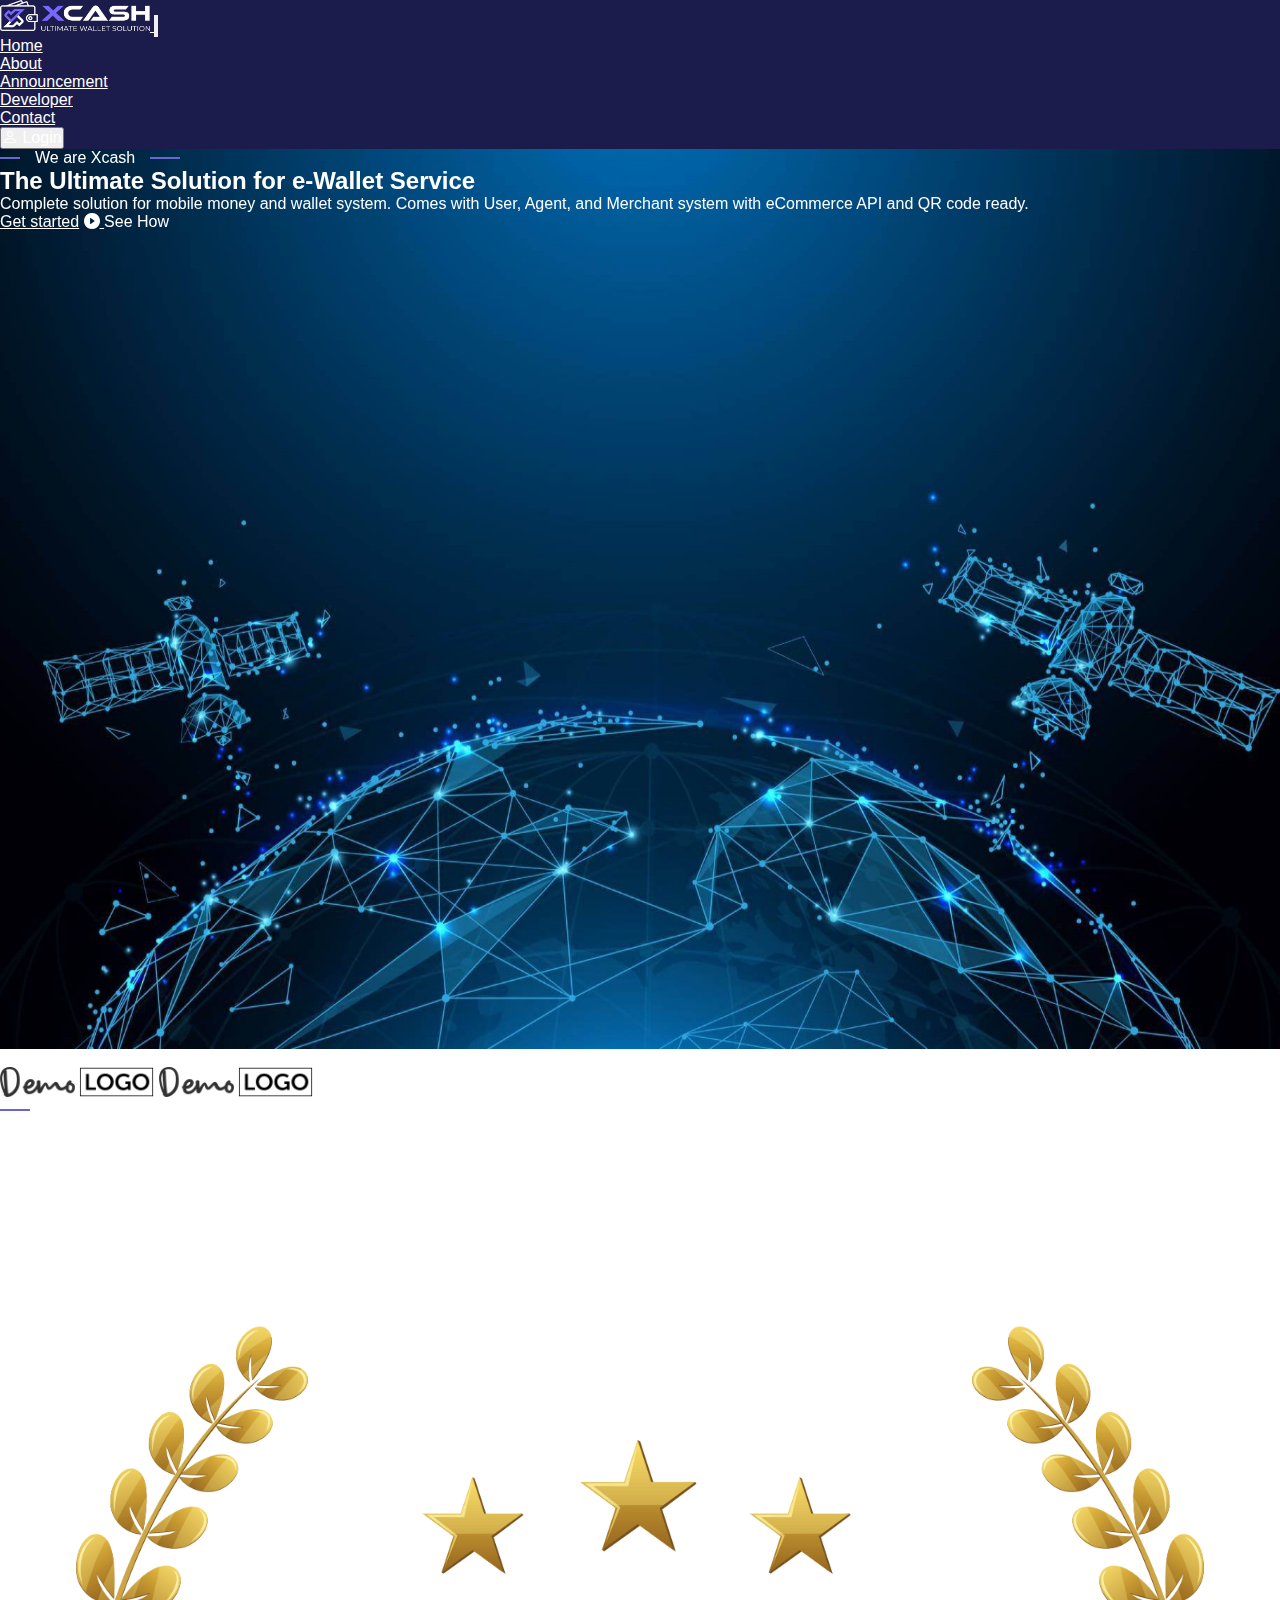
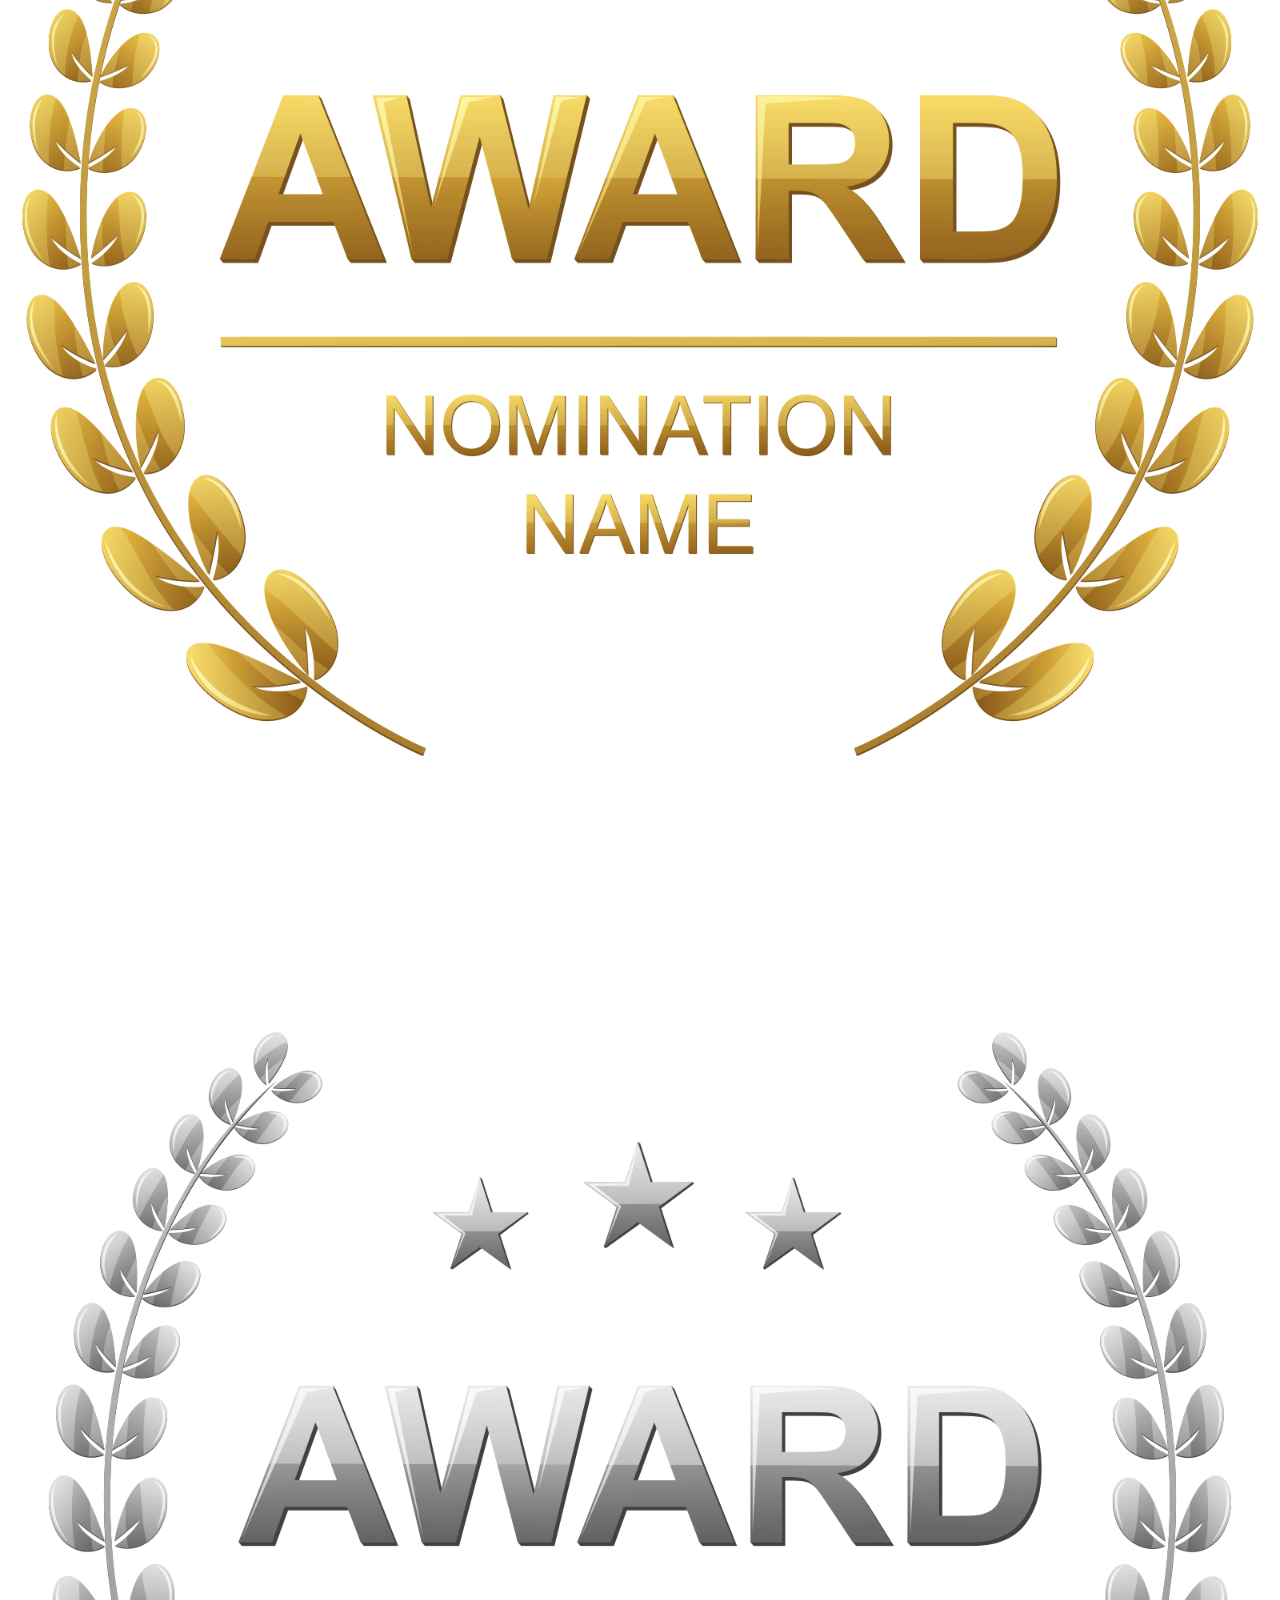
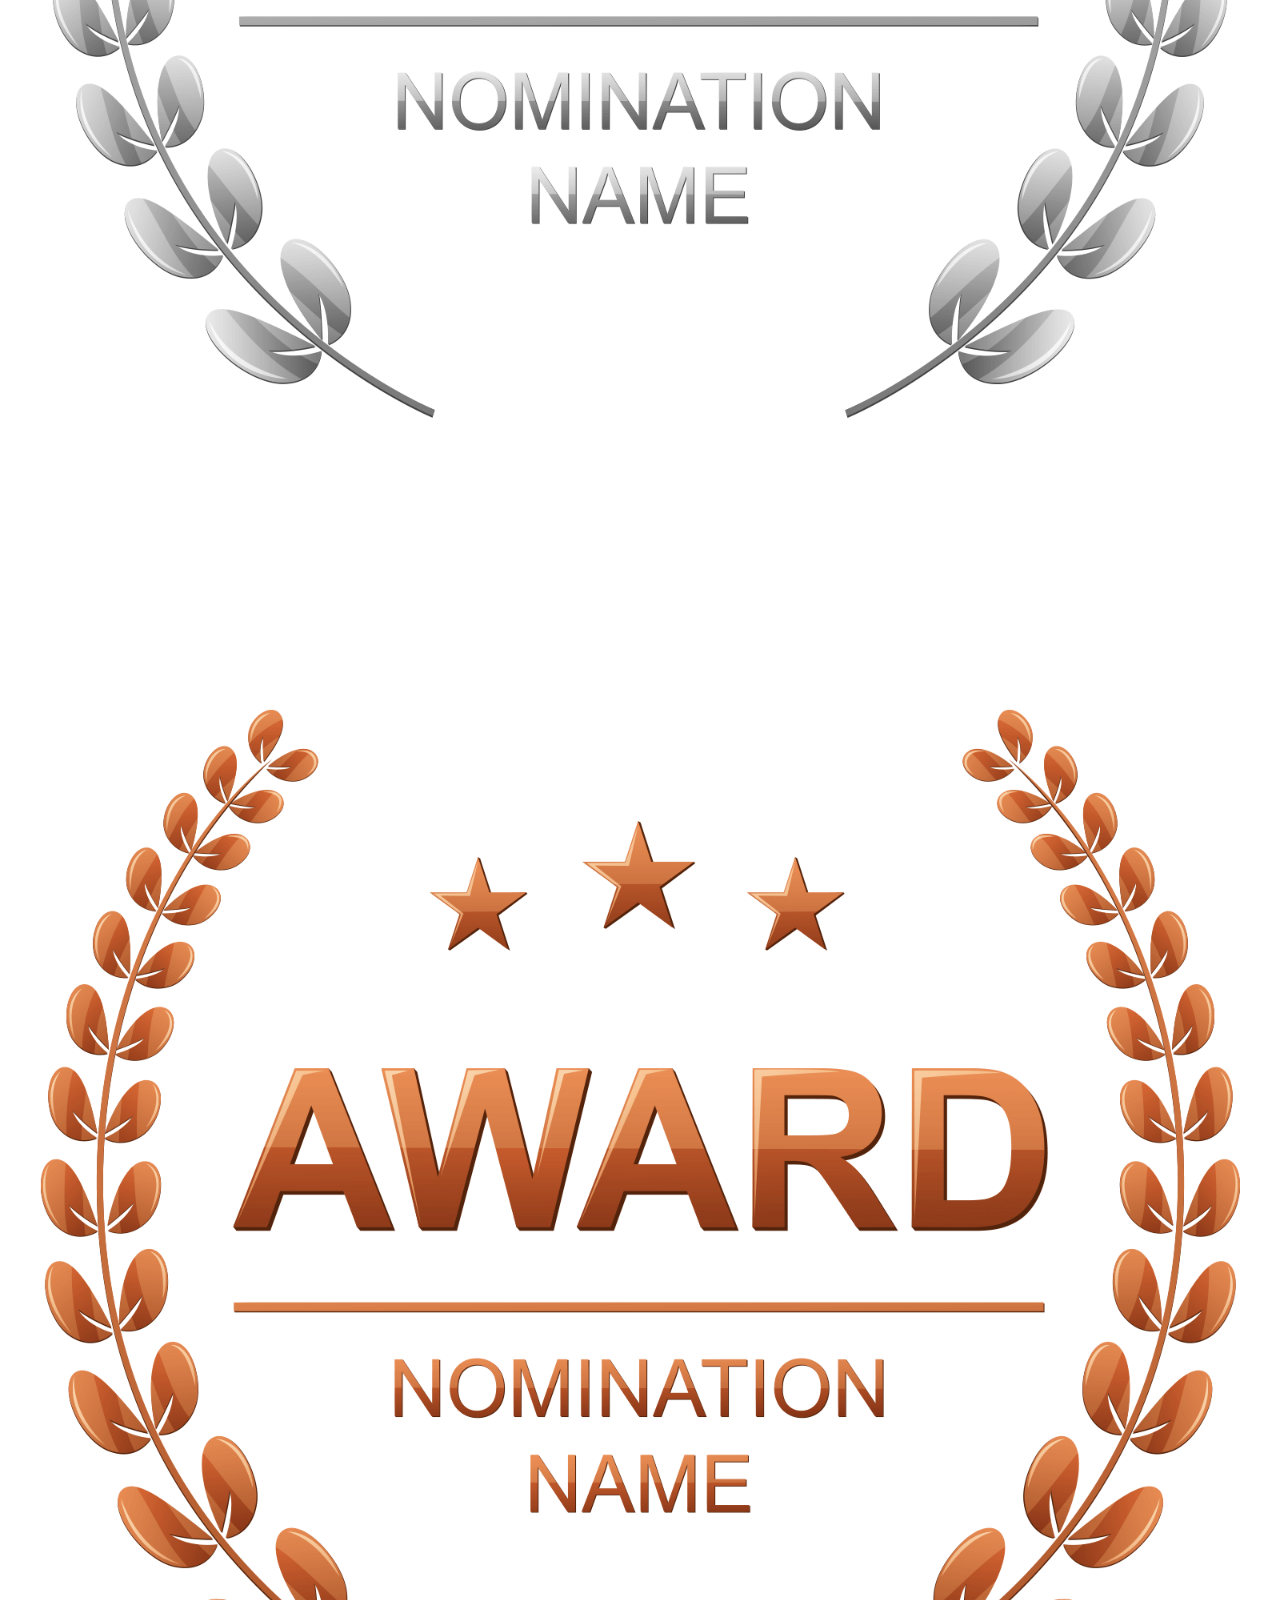
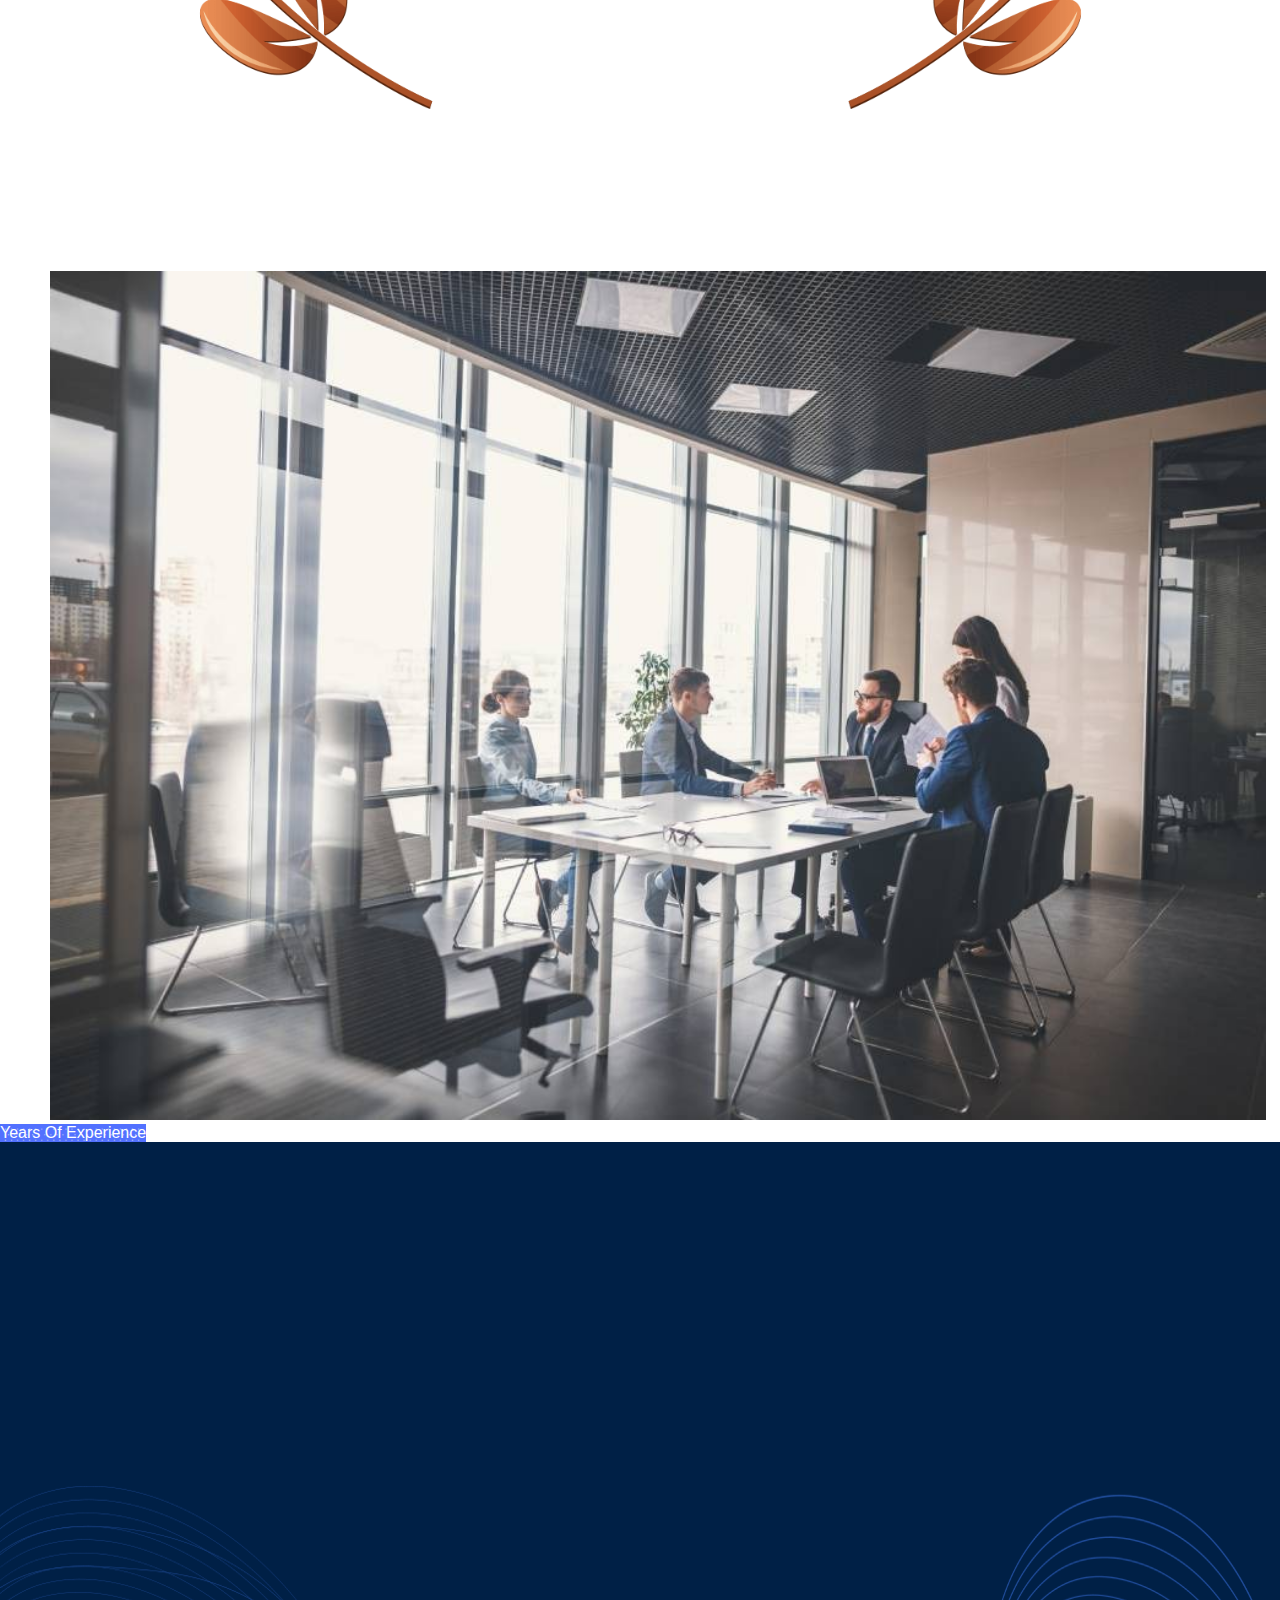
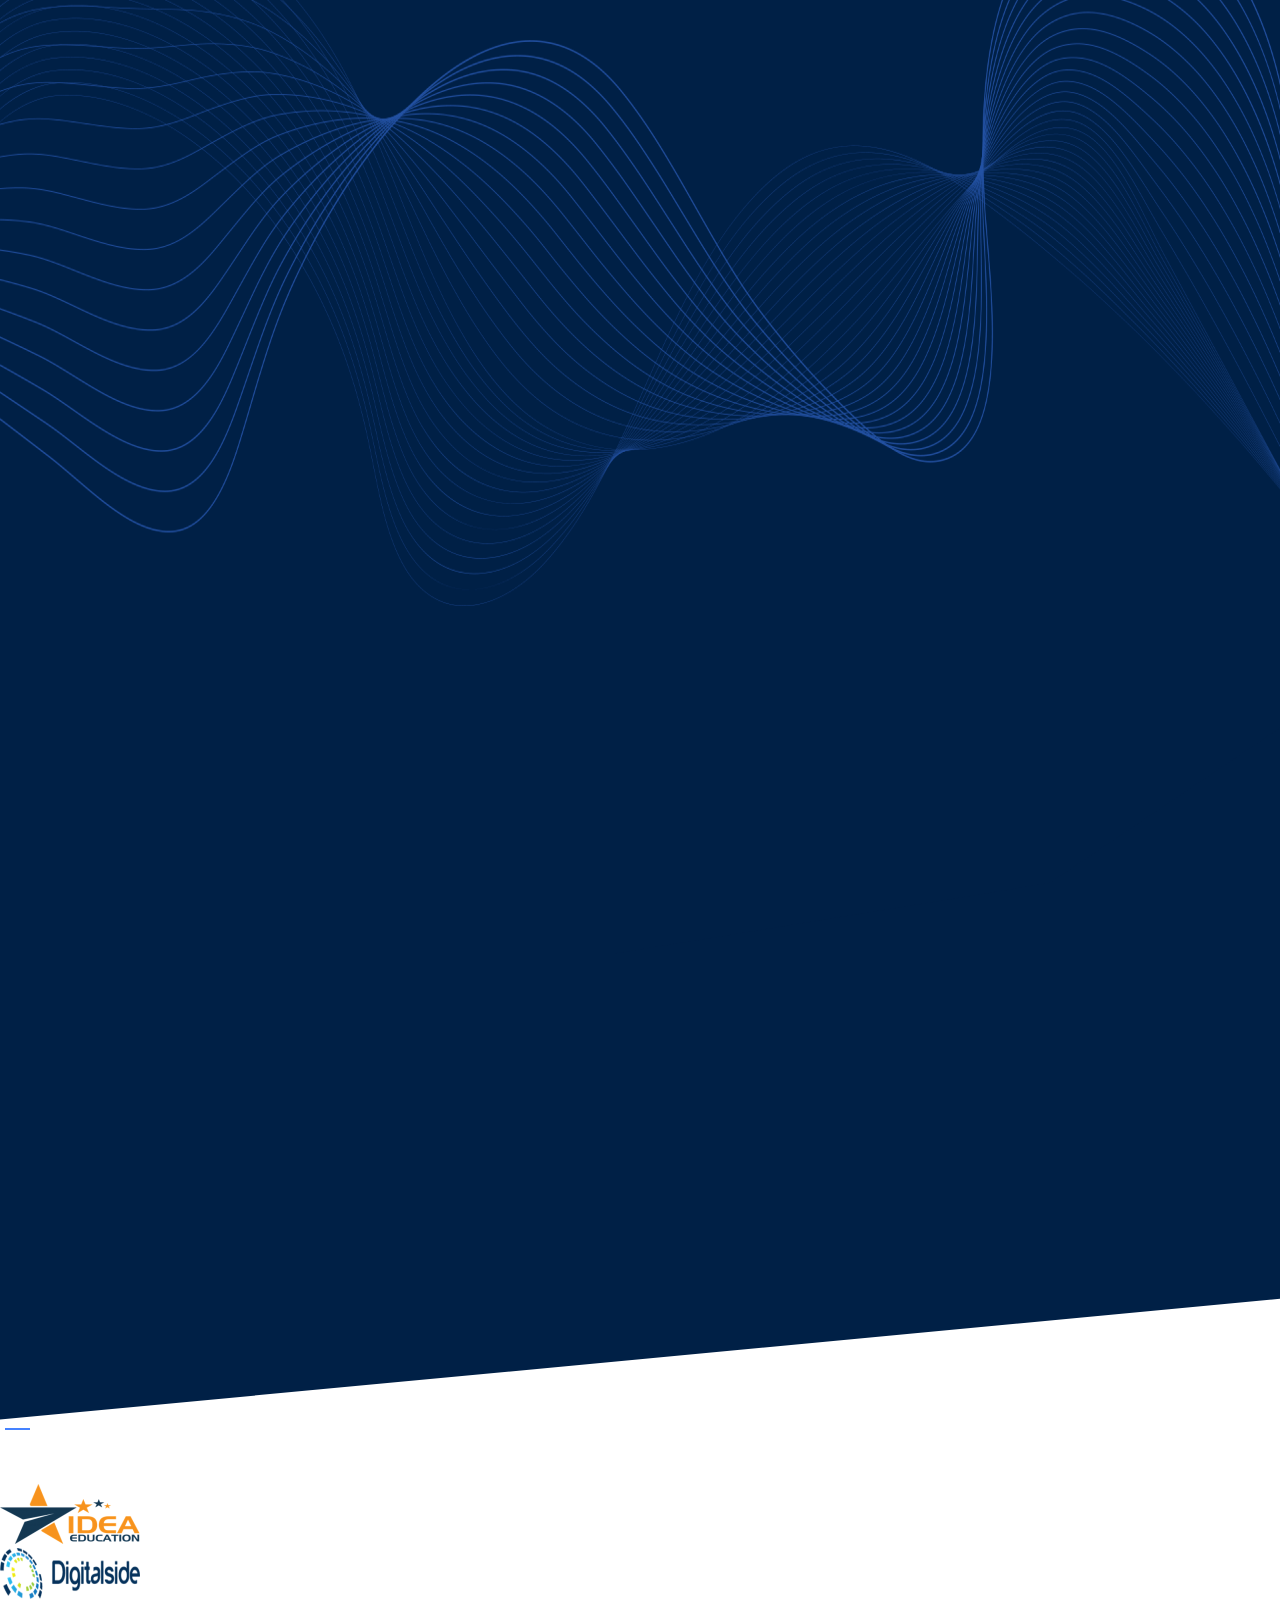
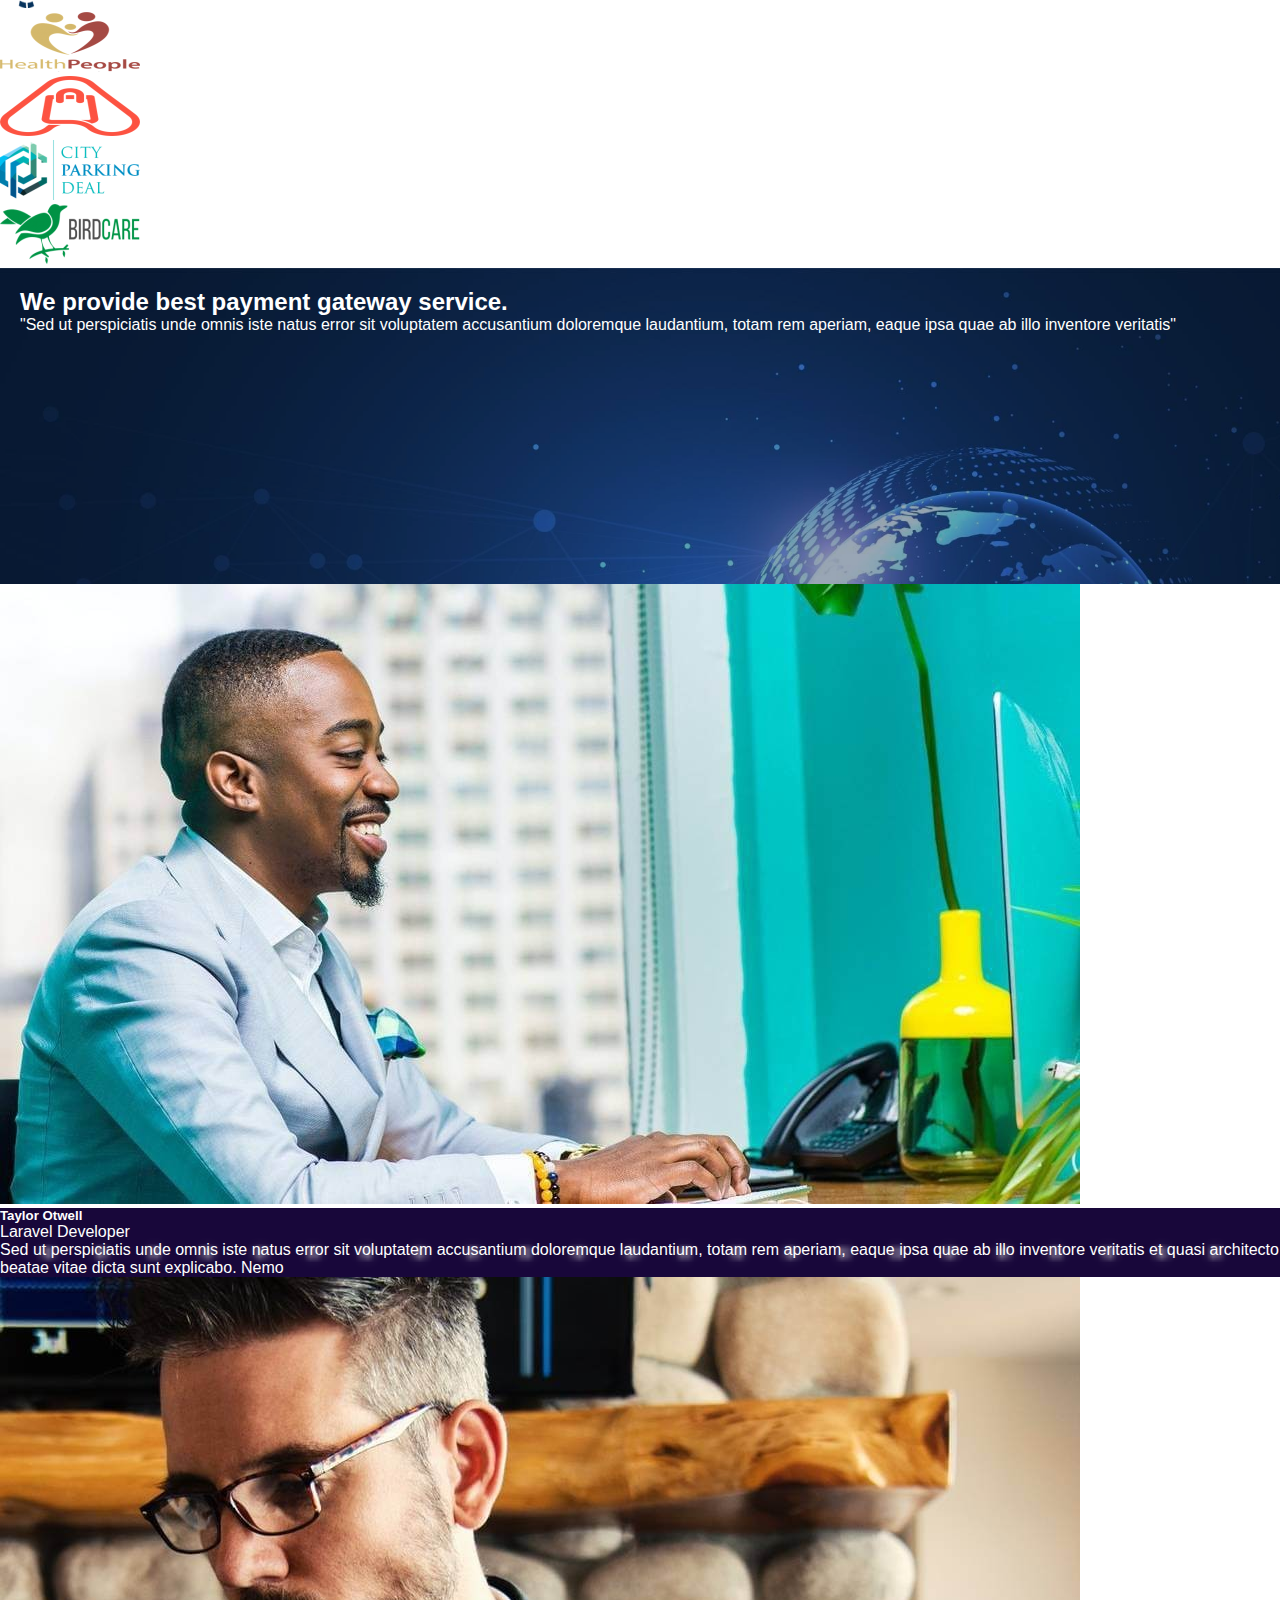
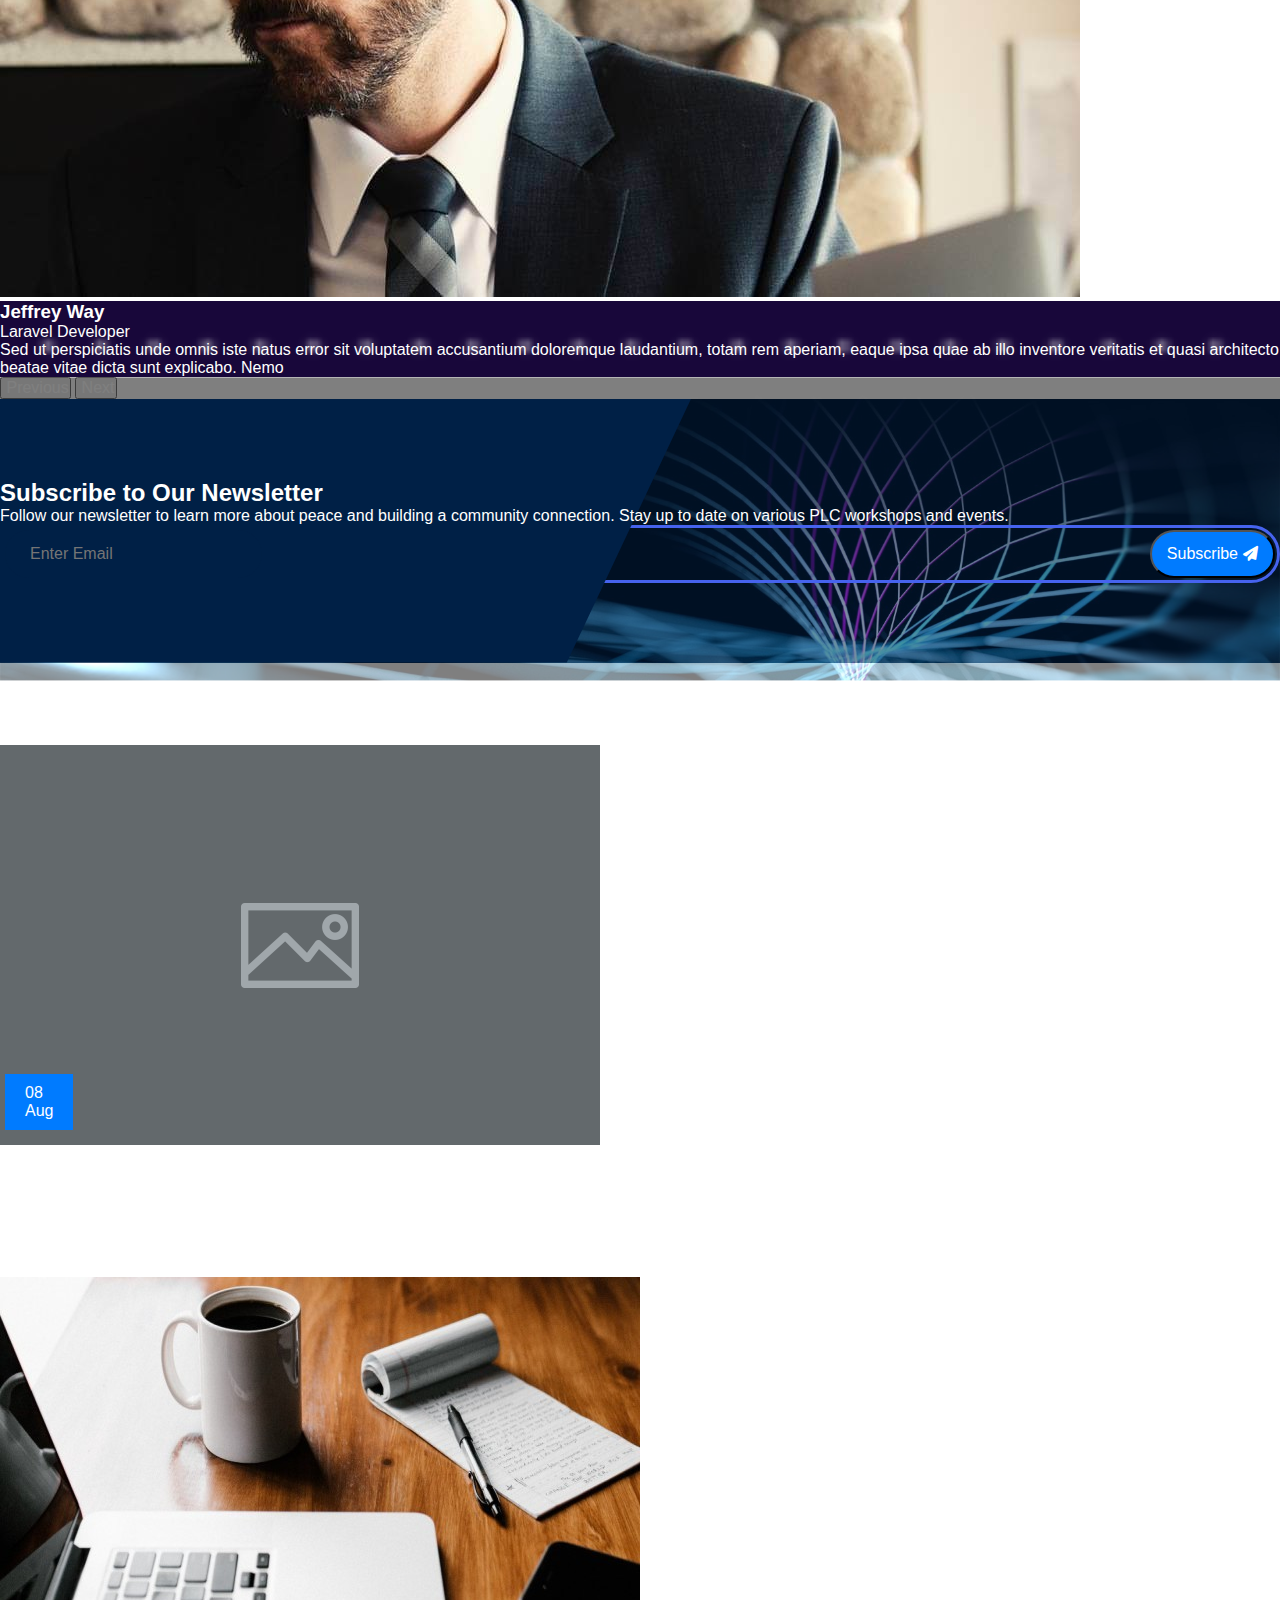
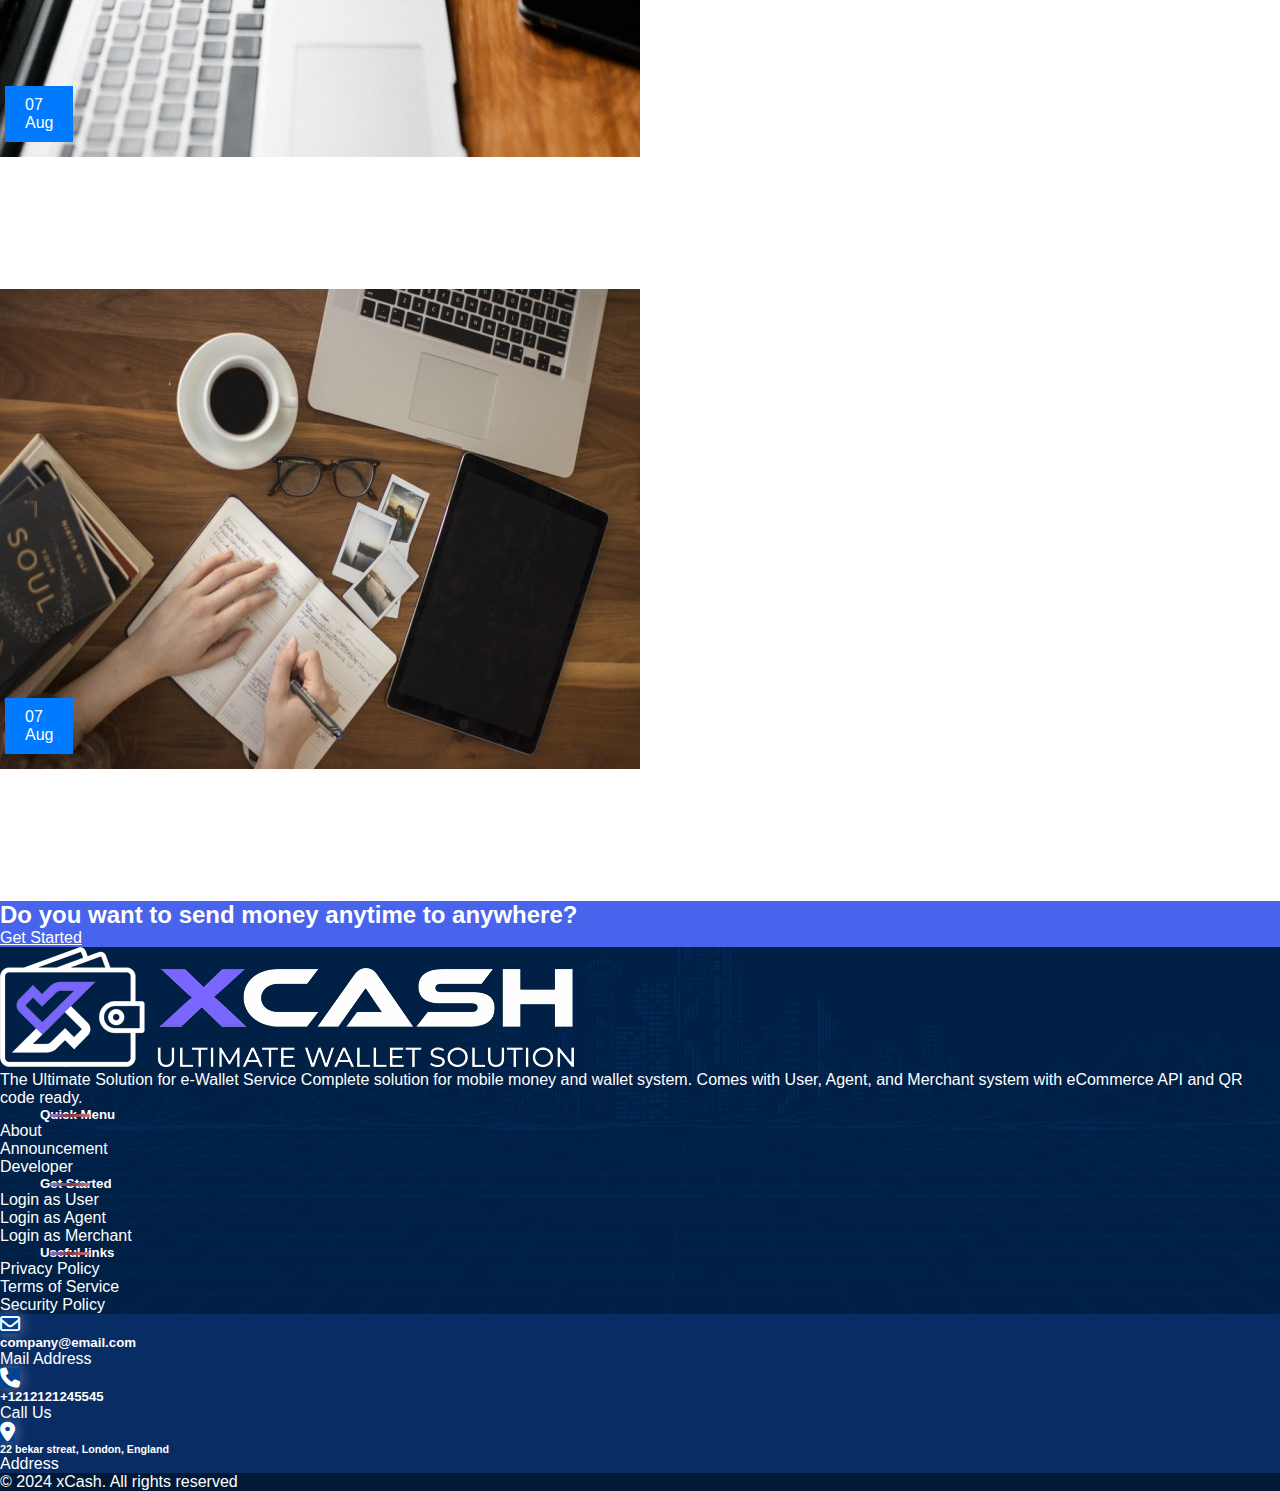
<file: index.html>
<!doctype html>
<html lang="en">

<head>
  <meta charset="utf-8">
  <meta name="viewport" content="width=device-width, initial-scale=1">

  <!-- Bootstrap link -->
  <link href="https://cdn.jsdelivr.net/npm/bootstrap@5.2.3/dist/css/bootstrap.min.css" rel="stylesheet"
    integrity="sha384-rbsA2VBKQhggwzxH7pPCaAqO46MgnOM80zW1RWuH61DGLwZJEdK2Kadq2F9CUG65" crossorigin="anonymous">

  <!-- fontawsome link -->
  <link rel="stylesheet" href="https://cdnjs.cloudflare.com/ajax/libs/font-awesome/6.6.0/css/all.min.css">

  <!-- Animate.style link -->
<link rel="stylesheet" href="https://unpkg.com/aos@next/dist/aos.css" />

  <!-- bootstrap icons library link -->
  <link href="https://cdn.jsdelivr.net/npm/bootstrap-icons/font/bootstrap-icons.css" rel="stylesheet">

  <!-- custom css link -->
  <link rel="stylesheet" href="index.css">
  <title>Xcash</title>
</head>

<body>

  <!-- Header Start -->

  <!-- Navbar start-->
  <nav class="navbar navbar-expand-lg navbar-dark sticky-top ">
    <div class="container-fluid">
      <!-- Logo -->
      <a class="navbar-brand" href="#">
        <img src="/Assets/logo.png" alt="Logo" class="d-inline-block align-text-top">
      </a>
      <!-- Toggler for mobile -->
      <button class="navbar-toggler" type="button" data-bs-toggle="collapse" data-bs-target="#navbarNav"
        aria-controls="navbarNav" aria-expanded="false" aria-label="Toggle navigation">
        <span class="navbar-toggler-icon"></span>
      </button>
      <!-- Navbar items -->
      <div class="collapse navbar-collapse" id="navbarNav">
        <!-- ul nav items -->
        <ul class="navbar-nav ms-auto mb-2 mb-lg-0">
          <li class="nav-item">
            <a class="nav-link text-white" aria-current="page" href="#">Home</a>
          </li>
          <li class="nav-item">
            <a class="nav-link text-white" href="/Pages/About.html">About</a>
          </li>
          <li class="nav-item">
            <a class="nav-link text-white" href="/Pages/Announcement.html">Announcement</a>
          </li>
          <li class="nav-item">
            <a class="nav-link text-white" href="/Pages/developer.html">Developer</a>
          </li>
          <li class="nav-item">
            <a class="nav-link text-white" href="/Pages/contact.html">Contact</a>
          </li>
          <!-- Login Button -->
          <li class="nav-item">
            <button class="btn btn-primary ms-3" type="button">
              <i class="bi bi-person"></i>
              Login
            </button>
          </li>
        </ul>
      </div>
    </div>
  </nav>
  <!-- Navbar end-->

  <!-- Header end -->

  <!-- Main body start-->

  <div class="main-body">

    <!-- Hero section start -->
    <section class="hero">
      <div class="container">
        <div class="row justify-content-center">
          <div class="col-lg-7 text-center" data-aos="fade-up">
            <!-- we are xcaxh -->
            <div class="mt-5 ">
              <span class="we-are-xcash" > We are Xcash</span>
            </div>

            <h2 class="hero-title mt-3" data-aos="fade-up">The Ultimate Solution for e-Wallet Service</h2>
            <p class="hero-desc">Complete solution for mobile money and wallet system. Comes with User, Agent, and
              Merchant system with eCommerce API and QR code ready.</p>

            <!-- Button group -->
            <div class="buttons-group mt-5 d-flex align-items-center justify-content-center">
              <a href="" class="btn btn-primary">Get started</a>
              <a href="" class="btn d-flex align-items-center">
                <i class="bi bi-play-circle-fill fs-1 text-primary mx-2"></i>
                <span class="">See How</span>
              </a>
            </div>

          </div>
        </div>
      </div>
    </section>
    <!-- Hero section end -->

    <!-- Brand section start -->
    <div class="brand-section pt-5 pb-5">
      <div class="container">
        <div class="row text-align-center">
          <div class="col-lg-4">
            <h4 class="text-dark">Our payment gateway integrate about 50+ platform.</h4>
          </div>
          <div class="col-lg-8 d-flex justify-content-evenly">
            <img src="/Assets/demo.png" alt="demo-img" class="brand-icon d-none d-md-block">
            <img src="/Assets/demo-logo.png" alt="demo-img" class="brand-icon d-none d-md-block">
            <img src="/Assets/demo.png" alt="demo-img" class="brand-icon">
            <img src="/Assets/demo-logo.png" alt="demo-img" class="brand-icon">
          </div>

        </div>
      </div>

    </div>
    <!-- Brand section end-->


    <!-- About Section Start -->
    <section class=" pb-4">
      <div class="container">
        <div class="row">
          <div class=" col-lg-6  mt-lg-0 mt-5 ">
            <span class="about-subtitle text-dark">
              "ABOUT US"
            </span>

            <h2 class="About-title text-dark display-4">
              We're expert in this field whole over the world
            </h2>

            <p class="mt-3 text-dark">Sed ut perspiciatis unde omnis iste natus error sit voluptatem accusantium
              doloremque laudantium, totam rem aperiam, eaque ipsa quae ab illo inventore veritatis et quasi architecto
              beatae vitae dicta sunt explicabo. Nemo enim ipsam voluptatem quia voluptas sit aspernatur aut odit aut
              fugit, sed quia consequuntur magni dolores eos qui ratione voluptatem sequi nesciunt.</p>

            <!-- award list -->
            <ul class=" d-flex justify-content-center gap-2 list-unstyled mt-3">
              <li>
                <img src="/Assets/award1.png" alt="img" class="img-fluid">
              </li>
              <li>
                <img src="/Assets/award2.png" alt="img" class="img-fluid">
              </li>
              <li>
                <img src="/Assets/award3.png" alt="img" class="img-fluid">
              </li>
            </ul>

            <!-- know more button -->
            <a href="https://script.viserlab.com/xcash/about-us" class="btn btn-primary py-3 px-4   mt-5">Know More</a>
          </div>

          <div class="col-lg-6 img-div mt-sm-4 mt-md-4">
            <img src="/Assets/about-main-img.jpg" alt="img" class=" ">
            <p>
              <span class="text-white years-of-experience px-2 py-3">Years Of Experience</span>
            </p>



          </div>
        </div>
      </div>
    </section>
    <!-- About Section end -->

    <!-- Services section -->
    <section class="pt-5 mt-3 position-relative z-index-2 section-bg--2 section-shape">

      <!-- Wave img -->
      <div class="section-wave-img opacity50">
        <img src="/Assets/wave-img.png" alt="image" class="img-fluid">
      </div>

      <!-- service section Container -->
      <div class="container">

        <!-- start of services section row 1 -->
        <div class="row justify-content-center">
          <div class="col-lg-6">
            <div class="section-header text-center" data-aos="fade-up">
              <h2 class="section-title text-white">What we serve our customer</h2>
              <p class="mt-3 text-white">Sed ut perspiciatis unde omnis iste natus error sit voluptatem accusantium
                doloremque laudantium, totam rem aperiam, eaque ipsa quae ab illo inventore veritatis</p>
            </div>
          </div>
        </div>
        <!-- end of services section row 1 -->

        <!-- start of services section row 2 -->
        <div class="row gy-4">

          <!-- card 1 -->
          <div class="col-lg-4 col-md-6 " data-aos="fade-right">
            <div class="service-card text-center">
              <div class="dotted-wrapper"></div>
              <div class="service-card__icon">
                <i class="fa-solid fa-wallet mt-3"></i>
              </div>
              <div class="service-card__content mt-4">
                <h3 class="title">Complete Wallet</h3>
                <p class="mt-3">Sed ut perspiciatis unde omnis iste natus error sit voluptatem accusantium doloremque
                  laudantium, totam rem aperiam, eaque ipsa quae ab illo inventore veritatis.</p>
              </div>
            </div>
          </div>

          <!-- card 2 -->
          <div class="col-lg-4 col-md-6" data-aos="fade-up">
            <div class="service-card text-center">
              <div class="dotted-wrapper"></div>
              <div class="service-card__icon">
                <i class="fa-solid fa-diamond-turn-right mt-3"></i>
              </div>
              <div class="service-card__content mt-4">
                <h3 class="title">Money Transfer</h3>
                <p class="mt-3">Sed ut perspiciatis unde omnis iste natus error sit voluptatem accusantium doloremque
                  laudantium, totam rem aperiam, eaque ipsa quae ab illo inventore veritatis.</p>
              </div>
            </div>
          </div>

          <!-- card 3 -->
          <div class="col-lg-4 col-md-6" data-aos="fade-left">
            <div class="service-card text-center">
              <div class="dotted-wrapper"></div>
              <div class="service-card__icon">
                <i class="fa-solid fa-file-invoice mt-3"></i>
              </div>
              <div class="service-card__content mt-4">
                <h3 class="title">Email Invoicing</h3>
                <p class="mt-3">Sed ut perspiciatis unde omnis iste natus error sit voluptatem accusantium doloremque
                  laudantium, totam rem aperiam, eaque ipsa quae ab illo inventore veritatis.</p>
              </div>
            </div>
          </div>

          <!-- card 4 -->
          <div class="col-lg-4 col-md-6" data-aos="fade-right">
            <div class="service-card text-center">
              <div class="dotted-wrapper"></div>
              <div class="service-card__icon">
                <i class="fa-solid fa-cloud-arrow-down mt-3"></i>
              </div>
              <div class="service-card__content mt-4">
                <h3 class="title">Cash Out</h3>
                <p class="mt-3">Sed ut perspiciatis unde omnis iste natus error sit voluptatem accusantium doloremque
                  laudantium, totam rem aperiam, eaque ipsa quae ab illo inventore veritatis.</p>
              </div>
            </div>
          </div>

          <!-- card 5 -->
          <div class="col-lg-4 col-md-6" data-aos="fade-down">
            <div class="service-card text-center">
              <div class="dotted-wrapper"></div>
              <div class="service-card__icon">
                <i class="fa-solid fa-cloud-arrow-up mt-3"></i>
              </div>
              <div class="service-card__content mt-4">
                <h3 class="title">Cash In</h3>
                <p class="mt-3">Sed ut perspiciatis unde omnis iste natus error sit voluptatem accusantium doloremque
                  laudantium, totam rem aperiam, eaque ipsa quae ab illo inventore veritatis.</p>
              </div>
            </div>
          </div>

          <!-- card 6 -->
          <div class="col-lg-4 col-md-6" data-aos="fade-left">
            <div class="service-card text-center">
              <div class="dotted-wrapper"></div>
              <div class="service-card__icon">
                <i class="fa-solid fa-qrcode mt-3"></i>
              </div>
              <div class="service-card__content mt-4">
                <h3 class="title">Complete Wallet</h3>
                <p class="mt-3">Sed ut perspiciatis unde omnis iste natus error sit voluptatem accusantium doloremque
                  laudantium, totam rem aperiam, eaque ipsa quae ab illo inventore veritatis.</p>
              </div>
            </div>
          </div>

        </div>
        <!-- end of services section row 2 -->
      </div>
      <!-- end of service section Container -->
    </section>


    <!-- Why section start -->
    <section class="pt-4 pb-3 position-relative z-index-2 bg_img">
      <div class="container">

        <!-- why section heading and paragraph row -->
        <div class="row d-flex  justify-content-center mt-4">
          <div class="col-lg-6 section-header text-center">
            <h2 class="text-dark">Why are so many people switching to xCash?</h2>
            <p class="mt-3 text-dark">
              "Sed ut perspiciatis unde omnis iste natus error sit voluptatem accusantium doloremque laudantium, totam
              rem aperiam, eaque ipsa quae ab illo inventore veritatis"
            </p>
          </div>
        </div>

        <!-- why section cards rows -->
        <div class="row  gap-4 justify-content-center">

          <!-- Card 1 -->
          <div class="col-lg-3 col-md-6 card">
            
          <div class="choose-card rounded-3 p-3">

            <div class="choose-card__icon">
             <img src="/Assets/choose_card1.png" alt="image">
            </div>

            <div class="choose-card__content">
             <h3 class="title text-dark">Lowest payment processing fees. Period.</h3>
             <p class="mt-3 text-dark">Sed ut perspiciatis unde omnis iste natus error sit voluptatem accusantium doloremque laudantium, totam rem aperiam, eaque ipsa quae ab illo inventore veritatis</p>
            </div>

         </div>
          </div>

          <!-- Card 2 -->
          <div class="col-lg-3 col-md-6 card">
            
          <div class="choose-card rounded-3 p-3">

            <div class="choose-card__icon">
             <img src="/Assets/choose_card2.png" alt="image">
            </div>

            <div class="choose-card__content">
             <h3 class="title text-dark">No locked-in contracts. Ever.</h3>
             <p class="mt-3 text-dark">Sed ut perspiciatis unde omnis iste natus error sit voluptatem accusantium doloremque laudantium, totam rem aperiam, eaque ipsa quae ab illo inventore veritatis</p>
            </div>

         </div>
          </div>

          <!-- Card 3 -->
          <div class="col-lg-3 col-md-6 card">
            
          <div class="choose-card rounded-3 p-3">

            <div class="choose-card__icon">
             <img src="/Assets/choose_card3.png" alt="image">
            </div>

            <div class="choose-card__content">
             <h3 class="title text-dark">Full transparency. Always.</h3>
             <p class="mt-3 text-dark">Sed ut perspiciatis unde omnis iste natus error sit voluptatem accusantium doloremque laudantium, totam rem aperiam, eaque ipsa quae ab illo inventore veritatis</p>
            </div>

         </div>
          </div>

          <!-- Card 4 -->
          <div class="col-lg-3 col-md-6 card">
            
          <div class="choose-card rounded-3 p-3">

            <div class="choose-card__icon">
             <img src="/Assets/choose_card4.png" alt="image">
            </div>

            <div class="choose-card__content">
             <h3 class="title text-dark">Get your money in less than a day.</h3>
             <p class="mt-3 text-dark">Sed ut perspiciatis unde omnis iste natus error sit voluptatem accusantium doloremque laudantium, totam rem aperiam, eaque ipsa quae ab illo inventore veritatis</p>
            </div>

         </div>
          </div>
            
          <!-- Card 5 -->
          <div class="col-lg-3 col-md-6 card">
            
          <div class="choose-card rounded-3 p-3">

            <div class="choose-card__icon">
             <img src="/Assets/choose_card5.png" alt="image">
            </div>

            <div class="choose-card__content">
             <h3 class="title text-dark">Payment technology that works.</h3>
             <p class="mt-3 text-dark">Sed ut perspiciatis unde omnis iste natus error sit voluptatem accusantium doloremque laudantium, totam rem aperiam, eaque ipsa quae ab illo inventore veritatis</p>
            </div>

         </div>
          </div>

          <!-- Card 6 -->
          <div class="col-lg-3 col-md-6 card">
            
          <div class="choose-card rounded-3 p-3">

            <div class="choose-card__icon">
             <img src="/Assets/choose_card6.png" alt="image">
            </div>

            <div class="choose-card__content">
             <h3 class="title text-dark">A membership plan with wholesale rates.</h3>
             <p class="mt-3 text-dark">Sed ut perspiciatis unde omnis iste natus error sit voluptatem accusantium doloremque laudantium, totam rem aperiam, eaque ipsa quae ab illo inventore veritatis</p>
            </div>

         </div>
          </div>

        </div>

      </div>
    </section>
    <!-- why section end-->

    <!-- Start of approve section -->
    <section class=" mt-3 pb-2 pt-5 border-top section-shape-two section--bg2 position-relative z-index-2">

      <!-- wave img  -->
      <div class="section-wave-img opacity50">
        <img src="./Assets/wave-img.png" alt="">
      </div>
      <!-- container start -->
      <div class="container">

        <!-- row 1 -->
        <div class="row align-items-center mt-5 pt-sm-5 ">

          <div class="col-lg-4 d-lg-block d-none mt-3 pt-100">
            <div class="features_tumb">
              <img src="./Assets/approve_features_tumb.jpg" alt="" data-aos="fade-right">
            </div>
          </div>

          <div class=" col-lg-5 ps-lg-5" data-aos="fade-left">
            <h2 class="feature_title text-white mt-5">
              Approve more transactions
            </h2>
            <p class="text-white mt-3">
              Experience more approvals on every single payment with local and global payment processing, data-driven
              optimizations, and powerful risk management. All within a fully connected single payments system.
            </p>
          </div>

        </div>

        <!-- row 2 -->
        <div class="row gy-4 mt-5 mb-5 pb-100 ">

          <!-- feature-Card-1 -->
          <div class="col-lg-4 col-md-6 mb-5 " data-aos="fade-up">
            <div class="feaure-card">
              <div class="feaure-card__icon">
                <img src="./Assets/feaure-icon1.png" class="feaure-img" alt="">
              </div>
              <div class="feaure-card__content mt-4">
                <h3 class="title text-white">
                  Currencies Accepted
                </h3>
                <p class="mt-3 text-white">
                  Sed ut perspiciatis unde omnis iste natus error sit voluptatem accusantium doloremque laudantium,
                  totam rem aperiam, eaque ipsa quae ab illo inventore veritatis
                </p>
              </div>

            </div>

          </div>

          <!-- feature-Card-2 -->
          <div class="col-lg-4 col-md-6 mb-5" data-aos="fade-down">
            <div class="feaure-card">
              <div class="feaure-card__icon">
                <img src="./Assets/feaure-icon2.png" class="feaure-img" alt="">
              </div>
              <div class="feaure-card__content mt-4">
                <h3 class="title text-white">
                  Currencies Accepted
                </h3>
                <p class="mt-3 text-white">
                  Sed ut perspiciatis unde omnis iste natus error sit voluptatem accusantium doloremque laudantium,
                  totam rem aperiam, eaque ipsa quae ab illo inventore veritatis
                </p>
              </div>

            </div>

          </div>

          <!-- feature-Card-3 -->
          <div class="col-lg-4 col-md-6 mb-5" data-aos="fade-right">
            <div class="feaure-card">
              <div class="feaure-card__icon">
                <img src="./Assets/feaure-icon3.png" class="feaure-img" alt="image">
              </div>
              <div class="feaure-card__content mt-4">
                <h3 class="title text-white">
                  Currencies Accepted
                </h3>
                <p class="mt-3 text-white">
                  Sed ut perspiciatis unde omnis iste natus error sit voluptatem accusantium doloremque laudantium,
                  totam rem aperiam, eaque ipsa quae ab illo inventore veritatis
                </p>
              </div>

            </div>

          </div>

        </div>

      </div>

    </section>
    <!-- end of Approve section -->

    <!-- start of the Clients section -->
    <section class="pt-5 pb-5">
      <div class="container">
        <div class="row justify-content-between align-items-center">
          <div class="col-lg-4">
            <span class="section-subtitle border-left text-dark">
              "Our top client"
            </span>
            <h2 class="section-title">
              We've build solutions for
            </h2>
            <p class="mt-3 text-dark">
              Sed ut perspiciatis unde omnis iste natus error sit voluptatem accusantium doloremque laudantium, totam rem aperiam, eaque ipsa quae ab illo inventore veritatis
            </p>
          </div>

          <div class="col-lg-7 mt-5 mt-lg-0">
            <div class="row gap-5 justify-content-evenly">
              <!-- 1 -->
              <div class="col-3 costomer-item " >
                <img src="./Assets/solution1.png" class="img-fluid" alt="image">
              </div>
              <!-- 2 -->
              <div class="col-3 costomer-item">
                <img src="./Assets/solution2.png" class="img-fluid" alt="image">
              </div>
              <!-- 3 -->
              <div class="col-3 costomer-item ">
                <img src="./Assets/solution3.png" class="img-fluid" alt="image">
              </div>
              <!-- 4 -->
              <div class="col-3 costomer-item ">
                <img src="./Assets/solution4.png" class="img-fluid" alt="image">
              </div>
              <!-- 5 -->
              <div class="col-3 costomer-item">
                <img src="./Assets/solution5.png" class="img-fluid" alt="image">
              </div>
              <!-- 6 -->
              <div class="col-3 costomer-item">
                <img src="./Assets/solution6.png" class="img-fluid" alt="image">
              </div>
            </div>
          </div>

        </div>
      </div>
     </section>
    <!-- End of the Client section -->

    <!-- Payment gateway services start -->
    <section class="overview-section payment_bg_img dark-overlay">
      <div class="container mt-5">
        <!-- 1st row -->
        <div class="row justify-content-between align-items-center">
          <div class="col-xl-6 col-lg-7 order-2 order-lg-1 mt-5 mt-lg-0">
            <h2 class="section-title text-white">
              We provide best payment gateway service.
            </h2>
            <p>
              "Sed ut perspiciatis unde omnis iste natus error sit voluptatem accusantium doloremque laudantium, totam
              rem aperiam, eaque ipsa quae ab illo inventore veritatis"
            </p>

            <!-- 2nd row -->
            <div class="row mt-5" data-aos="fade-up">

              <div class="col-4">
                <div class="overview-single">
                  <h3 class="overview-number text-white">
                    22 M
                  </h3>
                  <p class="caption text-white">
                    Total User
                  </p>
                </div>
              </div>

              <div class="col-4">
                <div class="overview-single">
                  <h3 class="overview-number">
                    45 M
                  </h3>
                  <p class="caption text-white">
                    Total Transaction
                  </p>
                </div>
              </div>

              <div class="col-4">
                <div class="overview-single">
                  <h3 class="overview-number">
                    500+
                  </h3>
                  <p class="caption text-white">
                    Merchant Accounts
                  </p>
                </div>
              </div>

            </div>
          </div>

          <div class="col-lg-4 order-1 order-lg-2">
            <div class="overview-video-wrapper text-center">
              <a href="https://www.youtube.com/embed/6agL8KHQlA0" data-rel="lightcase:myCollection"
                class="video-btn video-btn--lg">
                <span class="icon" data-aos="fade-left">
                  <i class="fa-solid fa-play"></i>
                </span>
              </a>
            </div>

          </div>
        </div>
      </div>
    </section>
    <!-- Payment gateway services end -->


    <!-- What people say section start -->
     <section class="mt-5 mb-5">
      <div id="carouselExampleCaptions" class="carousel slide w-75" data-bs-ride="false">
        
        <div class="carousel-inner">
          <div class="carousel-item active">
            <img src="/Assets/testominal2.jpg" class="d-block w-100" alt="...">
            <div class="carousel-caption d-none d-md-block p-3">
              <h5>Taylor Otwell</h5>
              <span class="mt-1">Laravel Developer</span>
              <p class="mt-3">Sed ut perspiciatis unde omnis iste natus error sit voluptatem accusantium doloremque laudantium, totam rem aperiam, eaque ipsa quae ab illo inventore veritatis et quasi architecto beatae vitae dicta sunt explicabo. Nemo</p>
            </div>
          </div>

          <div class="carousel-item ">
            <img src="/Assets/testominal1.jpg" class="d-block w-100" alt="...">
            <div class="carousel-caption d-none d-md-block p-3">
              <h3 class="name text-white">Jeffrey Way</h3>
              <span class="mt-1">Laravel Developer</span>
              <p class="mt-3">Sed ut perspiciatis unde omnis iste natus error sit voluptatem accusantium doloremque laudantium, totam rem aperiam, eaque ipsa quae ab illo inventore veritatis et quasi architecto beatae vitae dicta sunt explicabo. Nemo</p>
            </div>
          </div>
         
        </div>
        <button class="carousel-control-prev" type="button" data-bs-target="#carouselExampleCaptions" data-bs-slide="prev">
          <span class="carousel-control-prev-icon" aria-hidden="true"></span>
          <span class="visually-hidden">Previous</span>
        </button>
        <button class="carousel-control-next" type="button" data-bs-target="#carouselExampleCaptions" data-bs-slide="next">
          <span class="carousel-control-next-icon" aria-hidden="true"></span>
          <span class="visually-hidden">Next</span>
        </button>
      </div>

     </section>     
     <!-- What people say section end -->

     <!-- subscribe section start -->
     <section class="subscribe-section position-relative z-index-2 section--bg2 overflow-hidden mt-4">
      <div class="section-wave-img opacity50">
        <img src="./Assets/subscription_bg.jpg" alt="img">
      </div>
      <div class="container">
        <div class="row justify-content-center align-items-center">
          <!-- text portion -->
          <div class="col-lg-6 col-md-10">
            <div class="subscribe-content text-start">
              <h2 class="section-title text-white">
                Subscribe to Our Newsletter
              </h2>
              <p class="mt-3 text-white">
                Follow our newsletter to learn more about peace and building a community connection. Stay up to date on various PLC workshops and events.
              </p>
            </div>

          </div>

          <!-- email portion -->
           <div class="col-lg-6 md-10">
            <form action="" class="subscription-form">
              <div class="input--group">
                <input type="email" name="" class="form--control w-100" id="" placeholder="Enter Email">
               <button type="submit" class="btn btn--base rounded-0">
                <span>Subscribe</span>
                <span class="btn-icon">
                  <i class="fa-solid fa-paper-plane"></i>
                </span>
               </button>
              </div>
            </form>
           </div>
        </div>
      </div> 
     </section>
     <!-- subscription section end -->

     <!-- Announces and article button section start -->
     <section class="pt-5 pb-5 section--bg">
      <div class="container">
        <!-- 1st row -->
        <div class="row justify-content-center">
          <div class="col-lg-6">
            <div class="section-header text-center mb-3">
              <span class="section-subtitle border-left text-dark" data-aos="fade-down">
                "Our latest Announces"
              </span>
              <h2 class="section-title text-dark" data-aos="fade-left">Our Announces and Articles</h2>
              <p class="mt-3 text-dark" data-aos="fade-up">
                "Sed ut perspiciatis unde omnis iste natus error sit voluptatem accusantium doloremque laudantium, totam rem aperiam, eaque ipsa quae ab illo inventore veritatis et quasi architecto beatae vitae"
              </p>
            </div>
          </div>
        </div>

        <!-- 2nd row (Blogs row)-->
         <div class="row gy-4 justify-content-center">

          <!-- blog 1 -->
          <div class="col-lg-4 col-md-6">
            <div class="blog-card">

              <!-- img_div -->
              <div class="blog-card__thumb rounded-3">
                <img src="./Assets/announce_blog1.png" alt="img" class="img-fluid">
              </div>

              <div class="blog-card__meta">
                <div class="post-time justify-content-center">
                  <span class="post-date">08</span>
                  <span class="post-month">Aug</span>
                </div>
              </div>

              <!-- content -->
               <div class="blog-card__content">
                <h4 class="blog-title">
                  <a href="https://script.viserlab.com/xcash/blog/minima-veniam-quis-nostrum-exercitationem-ullam-corporis-suscipit-laboriosa-emo-enim-ipsa/92" class="text-dark">
                    minima veniam, quis nostrum exercitationem ullam corporis suscipit laboriosa emo enim ipsa
                  </a>
                </h4>
                <p class="mt-3 text-dark ">Sed ut perspiciatis unde omnis iste natus error sit voluptatem accusantium doloremque laudantium, totam rem aperiam, eaque ipsa quae ab illo inventore veritatis et quasi architecto beatae vitae dicta...</p>
                <a href="https://script.viserlab.com/xcash/blog/minima-veniam-quis-nostrum-exercitationem-ullam-corporis-suscipit-laboriosa-emo-enim-ipsa/92" class="read_more"> Read More</a>
               </div>
            </div>
          </div>

          <!-- Blog 2 -->
          <div class="col-lg-4 col-md-6">
            <div class="blog-card">

              <!-- img_div -->
              <div class="blog-card__thumb rounded-3">
                <img src="./Assets/announce_blog2.png" alt="img" class="img-fluid">
              </div>

              <div class="blog-card__meta">
                <div class="post-time justify-content-center">
                  <span class="post-date">07</span>
                  <span class="post-month">Aug</span>
                </div>
              </div>

              <!-- content -->
               <div class="blog-card__content">
                <h4 class="blog-title">
                  <a href="https://script.viserlab.com/xcash/blog/minima-veniam-quis-nostrum-exercitationem-ullam-corporis-suscipit-laboriosa-emo-enim-ipsa/92" class="text-dark">
                    Mollitia saepe ipsam nihil soluta quaerat vitae commodi placeat.
                  </a>
                </h4>
                <p class="mt-3 text-dark ">Sed ut perspiciatis unde omnis iste natus error sit voluptatem accusantium doloremque laudantium, totam rem aperiam, eaque ipsa quae ab illo inventore veritatis et quasi architecto beatae vitae dicta...</p>
                <a href="https://script.viserlab.com/xcash/blog/mollitia-saepe-ipsam-nihil-soluta-quaerat-vitae-commodi-placeat/91" class="read_more"> Read More</a>
               </div>
            </div>
          </div>

          <!-- Blog 3 -->
          <div class="col-lg-4 col-md-6">
            <div class="blog-card">

              <!-- img_div -->
              <div class="blog-card__thumb rounded-3">
                <img src="./Assets/announce_blog3.png" alt="img" class="img-fluid">
              </div>

              <div class="blog-card__meta">
                <div class="post-time justify-content-center">
                  <span class="post-date">07</span>
                  <span class="post-month">Aug</span>
                </div>
              </div>

              <!-- content -->
               <div class="blog-card__content">
                <h4 class="blog-title">
                  <a href="https://script.viserlab.com/xcash/blog/mollitia-saepe-ipsam-nihil-soluta-quaerat-vitae-commodi-placeat/90" class="text-dark">
                    Mollitia saepe ipsam nihil soluta quaerat vitae commodi placeat.
                  </a>
                </h4>
                <p class="mt-3 text-dark ">Sed ut perspiciatis unde omnis iste natus error sit voluptatem accusantium doloremque laudantium, totam rem aperiam, eaque ipsa quae ab illo inventore veritatis et quasi architecto beatae vitae dicta...</p>
                <a href="https://script.viserlab.com/xcash/blog/mollitia-saepe-ipsam-nihil-soluta-quaerat-vitae-commodi-placeat/90" class="read_more"> Read More</a>
               </div>
            </div>
          </div>
         </div>
      </div>
    </section>
     <!-- Announces and article button section end -->

     <!-- Footer section start -->
     <footer class="footer mt-5">
          

      <!--  upper section -->
        <div class="container mt-3 pt-4 pb-4">
          <div class="row Footer_register_row justify-content-center  rounded-3 mt-5">
            <div class="col-xl-9 col-lg-10">
              <!-- nested row -->
               <div class="row justify-content-between align-items-center py-4">
                <div class="col-xl-7 col-lg-8 text-lg-start text-center">
                  <h2 class="title text-white">
                    Do you want to send money anytime to anywhere?
                  </h2>
                </div>
                <div class="col-lg-4 text-lg-end text-center mt-lg-0 mt-4">
                  <a href="https://script.viserlab.com/xcash/register" class="btn btn-dark">Get Started</a>
              </div>
               </div>
            </div>
          </div>
        </div>
        <!-- Upper section end -->

        <!-- middle section start -->
         <div class="footer_middle">
          <div class="widget-area pt-4 pb-4">
            <div class="container">

              <!-- row -->
              <div class="row gy-5 justify-content-center">

                <div class="col-lg-3">
                  <div class="footer-widget">
                    <a href="https://script.viserlab.com/xcash/">
                      <img src="./Assets/logo.png" alt="img" class="img-fluid">
                    </a>
                    <p class="text-white mt-4">
                      The Ultimate Solution for e-Wallet Service
                      Complete solution for mobile money and wallet system. Comes with User, Agent, and Merchant system with eCommerce API and QR code ready.
                    </p>
                  </div>
                </div>

                <div class="col-lg-3 col-sm-4">
                  <div class="footer-widget text-center">
                    <h5 class="text-center footer_links_heading">
                      Quick Menu
                    </h5>
                    <ul class="footer-link-list">
                      <li>
                        <a href="https://script.viserlab.com/xcash/about-us" class="footer_anchors">About</a>
                      </li>

                      <li>
                        <a href="https://script.viserlab.com/xcash/announces" class="footer_anchors">Announcement</a>
                      </li>

                      <li>
                        <a href="https://script.viserlab.com/xcash/api/documentation" class="footer_anchors">Developer</a>
                      </li>
                    </ul>
                  </div>
                </div>

                <div class="col-lg-3 col-sm-4">
                  <div class="footer-widget text-center">
                    <h5 class="text-center footer_links_heading">
                      Get Started
                    </h5>
                    <ul class="footer-link-list">
                      <li>
                        <a href="https://script.viserlab.com/xcash/user/login" class="footer_anchors">Login as User</a>
                      </li>

                      <li>
                        <a href="https://script.viserlab.com/xcash/agent" class="footer_anchors">Login as Agent</a>
                      </li>

                      <li>
                        <a href="https://script.viserlab.com/xcash/merchant" class="footer_anchors">Login as Merchant</a>
                      </li>

                    </ul>
                  </div>
                </div>

                <div class="col-lg-3 col-sm-4">
                  <div class="footer-widget text-center">
                    <h5 class="text-center footer_links_heading">
                      Useful links
                    </h5>
                    <ul class="footer-link-list">
                      <li>
                        <a href="https://script.viserlab.com/xcash/policy/privacy-policy/42" class="footer_anchors">Privacy Policy</a>
                      </li>

                      <li>
                        <a href="https://script.viserlab.com/xcash/policy/terms-of-service/43" class="footer_anchors">Terms of Service</a>
                      </li>

                      <li>
                        <a href="https://script.viserlab.com/xcash/policy/security-policy/54" class="footer_anchors">Security Policy</a>
                      </li>
                      
                    </ul>
                  </div>
                </div>
                
              </div>
            </div>
          </div>
         </div>
         <!-- middle section end -->

         <!-- Contact container -->
          <div class="container">
            <div class="row footer-contact  align-items-center py-3 my-4">

              <!-- Email -->
              <div class="col-md-6 col-lg-4 d-flex justify-content-md-start align-items-center">

                <div class="email-icon my-auto mx-2">
                  <i class="fa-regular fa-envelope p-2 rounded-circle"></i>
                </div>
                
                <div class="email_desc my-auto mt-3 mx-2 ">
                  <h5>company@email.com</h5>
                  <p>Mail Address</p>
                </div>
              </div>

              <!-- Phone -->
              <div class="col-md-6 col-lg-4 d-flex justify-content-md-start align-items-center">

                <div class="email-icon my-auto mx-2">
                  <i class="fa-solid fa-phone p-2 rounded-circle"></i>
                </div>
                
                <div class="Phone_desc my-auto mt-3 mx-2">
                  <h5>+1212121245545</h5>
                  <p>Call Us</p>
                </div>
              </div>

              <!-- Address -->
              <div class="col-md-6 col-lg-4 d-flex justify-content-md-start align-items-center">

                <div class="email-icon my-auto mx-2">
                  <i class="fa-solid fa-location-dot p-2 rounded-circle"></i>
                </div>
                
                <div class="Phone_desc my-auto mt-3 mx-2">
                  <h6>22 bekar streat, London, England</h6>
                  <p>Address</p>
                </div>
              </div>

            </div>
          </div>
          <!-- contact container end -->

          <!-- rirght reserved container -->
           <div class="container">
            <div class="row reserved_footer">
              <div class="col-lg-12 text-center">
                <p class="text-white my-2">© 2024 xCash. All rights reserved</p>
              </div>
            </div>
           </div>
      
    </footer>  
    <!-- Footer section end -->

  </div>
  <!-- Main body end -->

<!-- aos animation link -->
<script src="https://unpkg.com/aos@next/dist/aos.js"></script>
<script>
  AOS.init({
   offset: 300,
   duration: 3000,
   easing: 'ease',
   once: true,
  }
  );
</script>

  <!-- Bootstrap js link -->
  <script src="https://cdn.jsdelivr.net/npm/bootstrap@5.2.3/dist/js/bootstrap.bundle.min.js"
    integrity="sha384-kenU1KFdBIe4zVF0s0G1M5b4hcpxyD9F7jL+jjXkk+Q2h455rYXK/7HAuoJl+0I4"
    crossorigin="anonymous"></script>
</body>
</body>

</html>
</file>
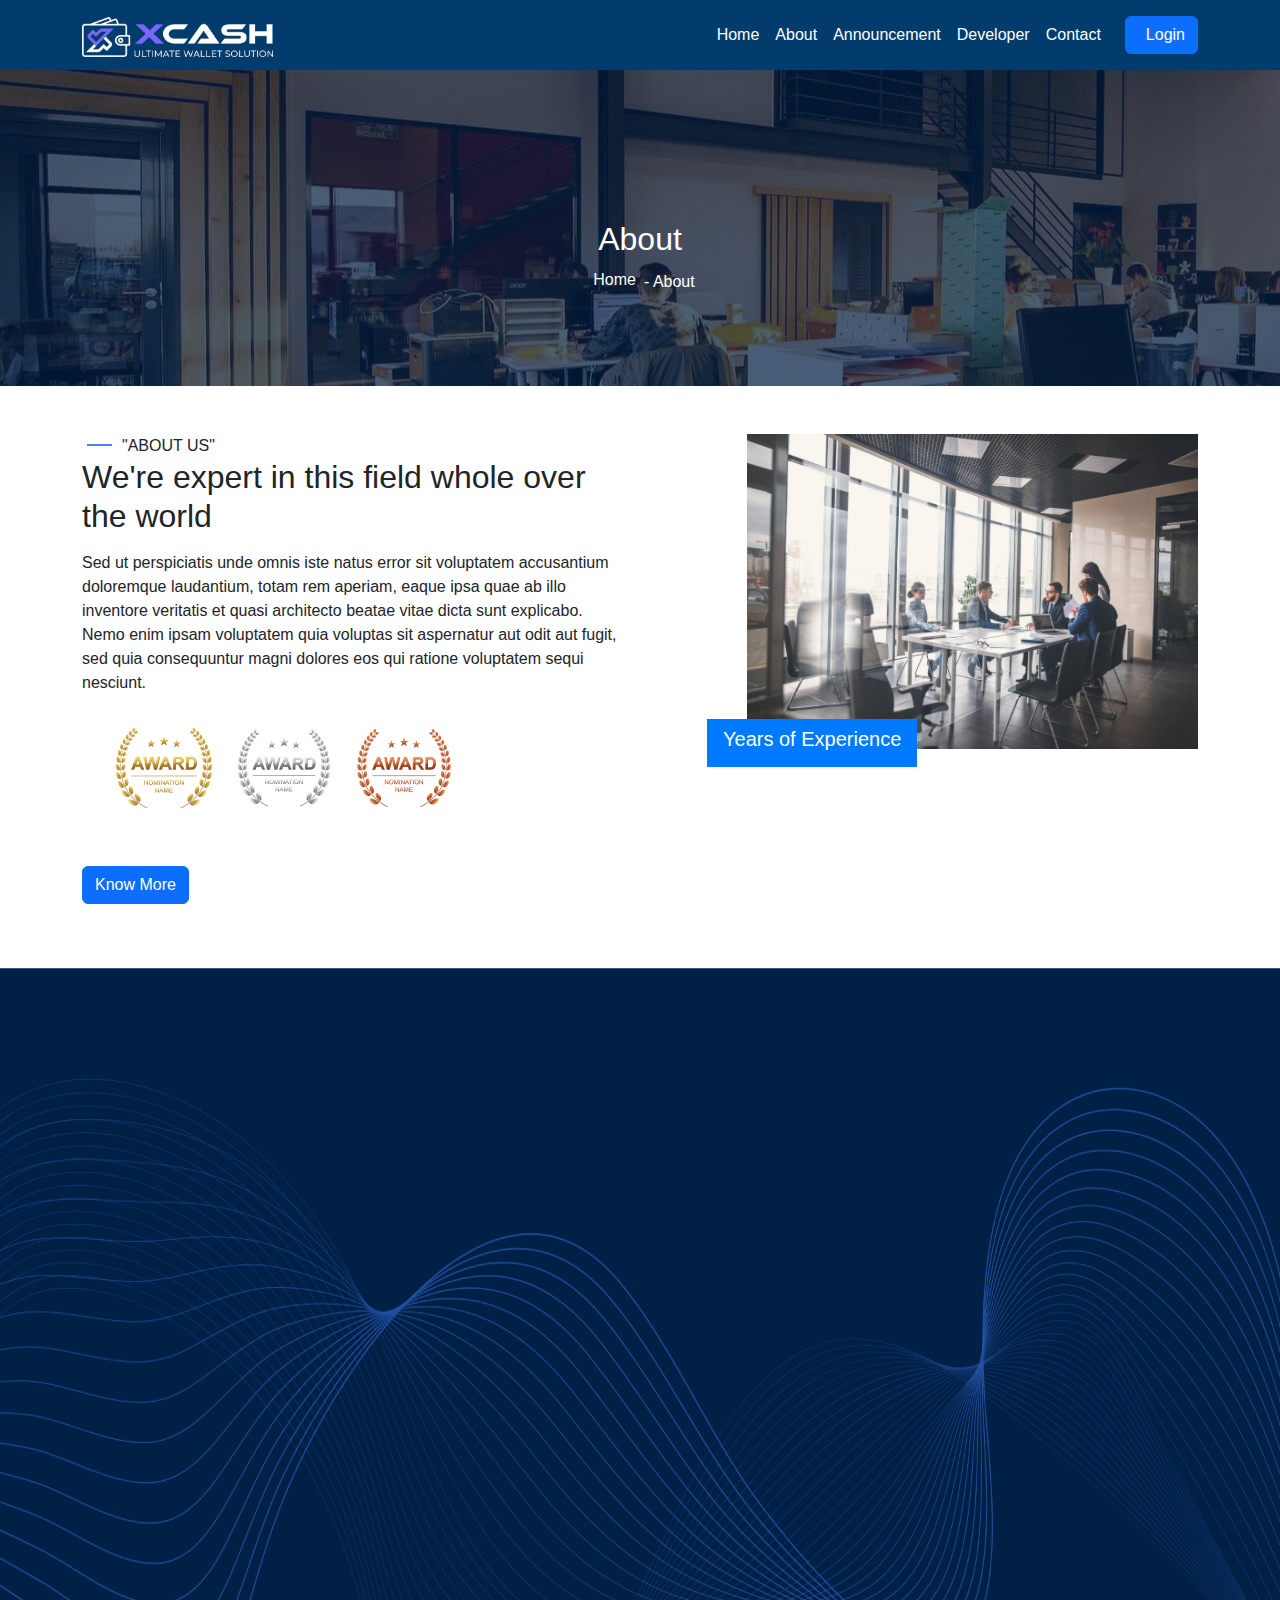
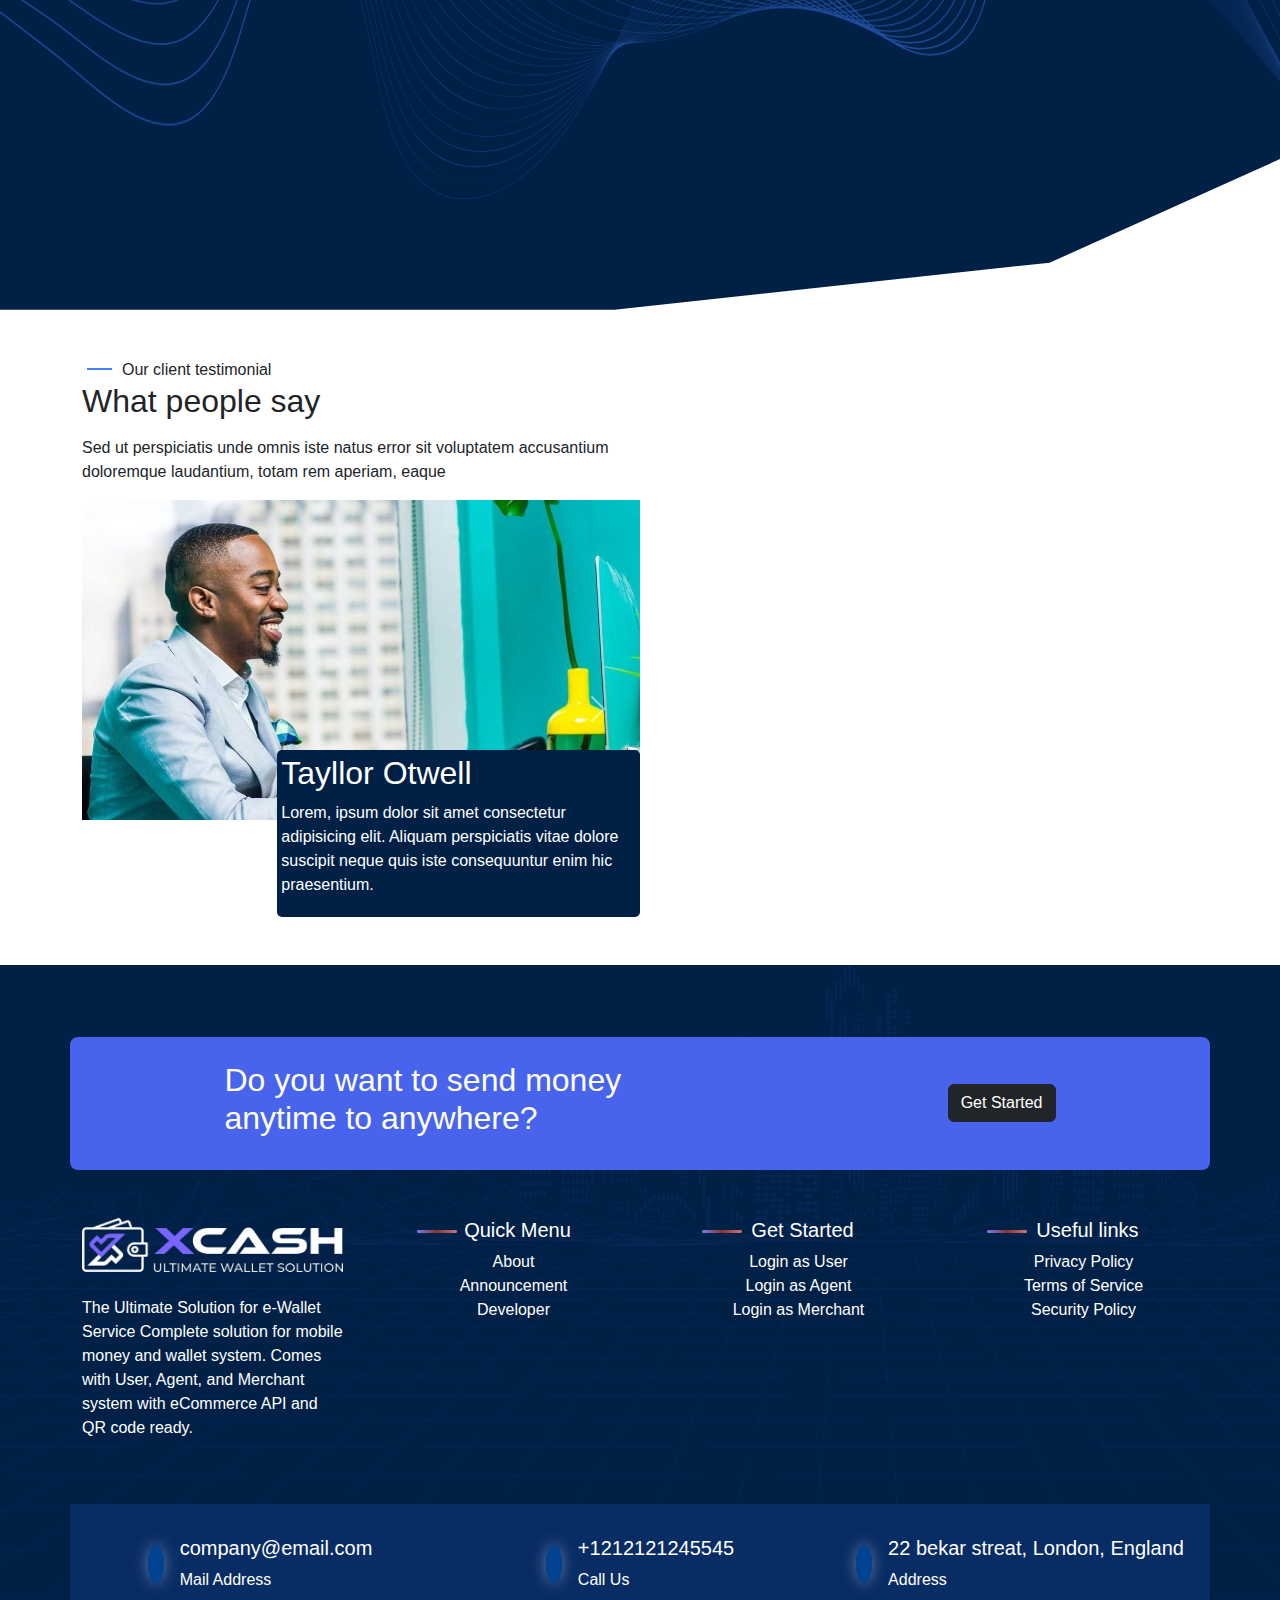
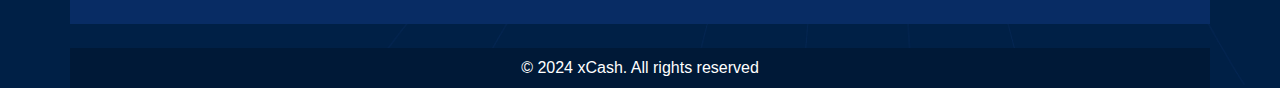
<file: Pages/About.html>
<!DOCTYPE html>
<html lang="en">
<head>
    <meta charset="UTF-8">
    <meta name="viewport" content="width=device-width, initial-scale=1.0">
     
     <!-- Custom CSS link -->
     <link rel="stylesheet" href="/xcash.css">

     <!-- bootsrap link -->
    <link href="https://cdn.jsdelivr.net/npm/bootstrap@5.3.0-alpha1/dist/css/bootstrap.min.css" rel="stylesheet">
 
     <!-- Fontawsome link -->
     <link rel="stylesheet" href="https://cdnjs.cloudflare.com/ajax/libs/font-awesome/6.6.0/css/all.min.css" integrity="sha512-Kc323vGBEqzTmouAECnVceyQqyqdsSiqLQISBL29aUW4U/M7pSPA/gEUZQqv1cwx4OnYxTxve5UMg5GT6L4JJg==" crossorigin="anonymous" referrerpolicy="no-referrer" />
 
     <!-- Line awsome link / it is same like fontawsome -->
     <link rel= "stylesheet" href= "https://maxst.icons8.com/vue-static/landings/line-awesome/font-awesome-line-awesome/css/all.min.css" >
 
     <!-- Animate.style link -->
     <link rel="stylesheet" href="https://unpkg.com/aos@next/dist/aos.css" />
 
    <title>XCash-About</title>

</head>
<body>
    <!-- Header start-->
    <header class="header">
      <div class="header__bottom">
        <!-- Navbar Start -->
        <div class="">
          <div class="row">
            <div class="col-12">
              <nav class="navbar navbar-expand-lg navbar-light">
                <div class="container">
                  <!-- Logo -->
                  <a class="navbar-brand" href="#">
                    <img src="/Assets/logo.png" alt="logo" class="d-inline-block align-text-top">
                  </a>
    
                  <!-- Toggler for mobile -->
                  <button class="navbar-toggler" type="button" data-bs-toggle="collapse" data-bs-target="#navbarNav" aria-controls="navbarNav" aria-expanded="false" aria-label="Toggle navigation">
                    <span class="navbar-toggler-icon"></span>
                  </button>
    
                  <!-- Navbar Links and Login Button -->
                  <div class="collapse navbar-collapse justify-content-end" id="navbarNav">
                    <ul class="navbar-nav">
                      <!-- Navbar Links -->
                      <li class="nav-item">
                        <a class="nav-link"  href="/index.html">Home</a>
                      </li>
                      <li class="nav-item">
                        <a class="nav-link" href="#">About</a>
                      </li>
                      <li class="nav-item">
                        <a class="nav-link" href="/Pages/Announcement.html">Announcement</a>
                      </li>
                      <li class="nav-item">
                        <a class="nav-link" href="/Pages/developer.html">Developer</a>
                      </li>
                      <li class="nav-item">
                        <a class="nav-link" href="/Pages/contact.html">Contact</a>
                      </li>
                    </ul>
    
                    <!-- Login Button -->
                    <button class="btn btn-primary d-flex align-items-center ms-3">
                      <i class="fa-solid fa-user"></i>
                      <span class="ms-2">Login</span>
                    </button>
                  </div>
                </div>
              </nav>
            </div>
          </div>
        </div>
        <!-- Navbar End -->
      </div>
    </header> 
    <!-- Header end -->

    <!-- main wrapper -->
     <div class="main-wrapper">

        <!-- Hero section -->
        <section class="inner-hero">
            <div class="container">
                <div class="row justify-content-center">
                    <div class="col-lg-6">
                        <h2 class="text-center text-white">About</h2>

                        <div class="d-flex m-2 justify-content-center">

                            <a href="https://script.viserlab.com/xcash/">
                            <i class="fa-solid fa-house m-1"></i></a>
                            <h6 class=" m-1">Home</h6>
                            <p class="m-1">- About</p>
                        </div>
                    </div>
                </div>
            </div>
        </section>

        <!-- About section -->
         <section class="pt-5 pb-5">
            <div class="container">
                <div class="row justify-content-between ">
                    <div class="col-xl-6 order-xl-1 order-2 mt-xl-0 mt-5">
                        <span class="section-subtitle border-left text-dark">
                            "ABOUT US"
                        </span>
                        <h2 class="section-title text-dark">We're expert in this field whole over the world</h2>
                        <p class="mt-3 text-dark">
                            Sed ut perspiciatis unde omnis iste natus error sit voluptatem accusantium doloremque laudantium, totam rem aperiam, eaque ipsa quae ab illo inventore veritatis et quasi architecto beatae vitae dicta sunt explicabo. Nemo enim ipsam voluptatem quia voluptas sit aspernatur aut odit aut fugit, sed quia consequuntur magni dolores eos qui ratione voluptatem sequi nesciunt.
                        </p>
                        <ul class="award-list d-flex flex-wrap align-items-center mt-3">
                            <li>
                                <img src="/Assets/award1.png" alt="img" class="img-fluid">
                            </li>
                            <li>
                                <img src="/Assets/award2.png" alt="img" class="img-fluid">
                            </li>
                            <li>
                                <img src="/Assets/award3.png" alt="img" class="img-fluid">
                            </li>
                        </ul>
                        <a href="http://127.0.0.1:5500/Pages/About.html" class="btn btn-primary mt-5">Know More</a>
                        
                       
                    </div>

                    <!-- column 2 -->
                    <div class="col-xl-5 order-xl-2 order-1 mt-xl-0 mt-5">
                        <div class="about-thumb">
                            <img src="/Assets/about-main-img.jpg" alt="img" class="img-fluid">
                        </div>
                        <div class="years-of-exp py-2 px-3">
                            <h5>Years of Experience</h5>
                        </div>
                    </div>
                </div>
            </div>
         </section>

         <!-- Services section -->
         <section class="pt-5 mt-3 position-relative z-index-2 section-bg--2 section-shape">

            <!-- Wave img -->
            <div class="section-wave-img opacity50">
              <img src="/Assets/wave-img.png" alt="image" class="img-fluid">
          </div>

          <!-- service section Container -->
          <div class="container">

            <!-- start of services section row 1 -->
            <div class="row justify-content-center">
            <div class="col-lg-6">
              <div class="section-header text-center" data-aos="fade-up">
                <h2 class="section-title text-white">What we serve our customer</h2>
                <p class="mt-3 text-white">Sed ut perspiciatis unde omnis iste natus error sit voluptatem accusantium doloremque laudantium, totam rem aperiam, eaque ipsa quae ab illo inventore veritatis</p>
              </div>
            </div>
          </div>
          <!-- end of services section row 1 -->

          <!-- start of services section row 2 -->
           <div class="row gy-4">

            <!-- card 1 -->
            <div class="col-lg-4 col-md-6" data-aos="fade-up">
              <div class="service-card text-center">
                <div class="dotted-wrapper"></div>
                <div class="service-card__icon">
                  <i class="fa-solid fa-wallet mt-3"></i>
                     </div>
                    <div class="service-card__content mt-4">
                      <h3 class="title">Complete Wallet</h3>
                      <p class="mt-3">Sed ut perspiciatis unde omnis iste natus error sit voluptatem accusantium doloremque laudantium, totam rem aperiam, eaque ipsa quae ab illo inventore veritatis.</p>
                  </div>
              </div>
            </div>

            <!-- card 2 -->
            <div class="col-lg-4 col-md-6" data-aos="fade-up">
              <div class="service-card text-center">
                <div class="dotted-wrapper"></div>
                <div class="service-card__icon">
                  <i class="fa-solid fa-diamond-turn-right mt-3"></i>
                     </div>
                    <div class="service-card__content mt-4">
                      <h3 class="title">Money Transfer</h3>
                      <p class="mt-3">Sed ut perspiciatis unde omnis iste natus error sit voluptatem accusantium doloremque laudantium, totam rem aperiam, eaque ipsa quae ab illo inventore veritatis.</p>
                  </div>
              </div>
            </div>

            <!-- card 3 -->
            <div class="col-lg-4 col-md-6" data-aos="fade-up">
              <div class="service-card text-center">
                <div class="dotted-wrapper"></div>
                <div class="service-card__icon">
                  <i class="fa-solid fa-file-invoice mt-3"></i>
                     </div>
                    <div class="service-card__content mt-4">
                      <h3 class="title">Email Invoicing</h3>
                      <p class="mt-3">Sed ut perspiciatis unde omnis iste natus error sit voluptatem accusantium doloremque laudantium, totam rem aperiam, eaque ipsa quae ab illo inventore veritatis.</p>
                  </div>
              </div>
            </div>

            <!-- card 4 -->
            <div class="col-lg-4 col-md-6" data-aos="fade-up">
              <div class="service-card text-center">
                <div class="dotted-wrapper"></div>
                <div class="service-card__icon">
                  <i class="fa-solid fa-cloud-arrow-down mt-3"></i>
                     </div>
                    <div class="service-card__content mt-4">
                      <h3 class="title">Cash Out</h3>
                      <p class="mt-3">Sed ut perspiciatis unde omnis iste natus error sit voluptatem accusantium doloremque laudantium, totam rem aperiam, eaque ipsa quae ab illo inventore veritatis.</p>
                  </div>
              </div>
            </div>

            <!-- card 5 -->
            <div class="col-lg-4 col-md-6" data-aos="fade-up">
              <div class="service-card text-center">
                <div class="dotted-wrapper"></div>
                <div class="service-card__icon">
                  <i class="fa-solid fa-cloud-arrow-up mt-3"></i>
                     </div>
                    <div class="service-card__content mt-4">
                      <h3 class="title">Cash In</h3>
                      <p class="mt-3">Sed ut perspiciatis unde omnis iste natus error sit voluptatem accusantium doloremque laudantium, totam rem aperiam, eaque ipsa quae ab illo inventore veritatis.</p>
                  </div>
              </div>
            </div>

            <!-- card 6 -->
            <div class="col-lg-4 col-md-6" data-aos="fade-up">
              <div class="service-card text-center">
                <div class="dotted-wrapper"></div>
                <div class="service-card__icon">
                  <i class="fa-solid fa-qrcode mt-3"></i>
                     </div>
                    <div class="service-card__content mt-4">
                      <h3 class="title">Complete Wallet</h3>
                      <p class="mt-3">Sed ut perspiciatis unde omnis iste natus error sit voluptatem accusantium doloremque laudantium, totam rem aperiam, eaque ipsa quae ab illo inventore veritatis.</p>
                  </div>
              </div>
            </div>

           </div>
           <!-- end of services section row 2 -->
          </div>
          <!-- end of service section Container -->
          </section>

          <!-- what people say section -->
          <section class="pt-100 pb-100 mt-5">
            <div class="container">
              <!-- row 1 -->
              <div class="row">
                <div class="col-lg-6">
                  <div class="header-section">
                    <span class="section-subtitle border-left text-dark" >
                      Our client testimonial
                    </span>
                    <h2 class="section-title text-dark">
                      What people say              
                    </h2>
                    <p class="mt-3 text-dark">
                      Sed ut perspiciatis unde omnis iste natus error sit voluptatem accusantium doloremque laudantium, totam rem aperiam, eaque
                    </p>
                  </div>
                </div>
              </div>
              <!-- row 1 end -->

              <!-- row 2 for slider -->
              <div id="carouselExampleControls" class="carousel slide w-50" data-bs-ride="false">
                <div class="carousel-inner">
                  <div class="carousel-item active">
                    <img src="/Assets/testominal2.jpg" class="d-block w-100" alt="img">
                    <div class="slide_desc">
                      <h2>
                        Tayllor Otwell
                      </h2>
                      <p>
                        Lorem, ipsum dolor sit amet consectetur adipisicing elit. Aliquam perspiciatis vitae dolore suscipit neque quis iste consequuntur enim hic praesentium.
                      </p>
                    </div>
                  </div>
                  <div class="carousel-item">
                    <img src="/Assets/testominal1.jpg" class="d-block w-100" alt="img">
                    <div class="slide_desc">
                      <h2>
                        Tayllor Otwell
                      </h2>
                      <p>
                        Lorem, ipsum dolor sit amet consectetur adipisicing elit. Aliquam perspiciatis vitae dolore suscipit neque quis iste consequuntur enim hic praesentium.
                      </p>
                    </div>
                  </div>
                 
                </div>
                <button class="carousel-control-prev" type="button" data-bs-target="#carouselExampleControls" data-bs-slide="prev">
                  <span class="carousel-control-prev-icon" aria-hidden="true"></span>
                  <span class="visually-hidden">Previous</span>
                </button>
                <button class="carousel-control-next" type="button" data-bs-target="#carouselExampleControls" data-bs-slide="next">
                  <span class="carousel-control-next-icon" aria-hidden="true"></span>
                  <span class="visually-hidden">Next</span>
                </button>
              </div>
               
            </div>
          </section>

          <!-- Footer section start -->
          <footer class="footer mt-5">
                      

            <!--  upper section -->
              <div class="container mt-3 pt-4 pb-4">
                <div class="row Footer_register_row justify-content-center  rounded-3 mt-5">
                  <div class="col-xl-9 col-lg-10">
                    <!-- nested row -->
                     <div class="row justify-content-between align-items-center py-4">
                      <div class="col-xl-7 col-lg-8 text-lg-start text-center">
                        <h2 class="title text-white">
                          Do you want to send money anytime to anywhere?
                        </h2>
                      </div>
                      <div class="col-lg-4 text-lg-end text-center mt-lg-0 mt-4">
                        <a href="https://script.viserlab.com/xcash/register" class="btn btn-dark">Get Started</a>
                    </div>
                     </div>
                  </div>
                </div>
              </div>
              <!-- Upper section end -->

              <!-- middle section start -->
               <div class="footer_middle">
                <div class="widget-area pt-4 pb-4">
                  <div class="container">

                    <!-- row -->
                    <div class="row gy-5 justify-content-center">

                      <div class="col-lg-3">
                        <div class="footer-widget">
                          <a href="https://script.viserlab.com/xcash/">
                            <img src="/Assets/logo.png" alt="img" class="">
                          </a>
                          <p class="text-white mt-4">
                            The Ultimate Solution for e-Wallet Service
                            Complete solution for mobile money and wallet system. Comes with User, Agent, and Merchant system with eCommerce API and QR code ready.
                          </p>
                        </div>
                      </div>

                      <div class="col-lg-3 col-sm-4">
                        <div class="footer-widget text-center">
                          <h5 class="text-center footer_links_heading">
                            Quick Menu
                          </h5>
                          <ul class="footer-link-list">
                            <li>
                              <a href="https://script.viserlab.com/xcash/about-us" class="footer_anchors">About</a>
                            </li>

                            <li>
                              <a href="https://script.viserlab.com/xcash/announces" class="footer_anchors">Announcement</a>
                            </li>

                            <li>
                              <a href="https://script.viserlab.com/xcash/api/documentation" class="footer_anchors">Developer</a>
                            </li>
                          </ul>
                        </div>
                      </div>

                      <div class="col-lg-3 col-sm-4">
                        <div class="footer-widget text-center">
                          <h5 class="text-center footer_links_heading">
                            Get Started
                          </h5>
                          <ul class="footer-link-list">
                            <li>
                              <a href="https://script.viserlab.com/xcash/user/login" class="footer_anchors">Login as User</a>
                            </li>

                            <li>
                              <a href="https://script.viserlab.com/xcash/agent" class="footer_anchors">Login as Agent</a>
                            </li>

                            <li>
                              <a href="https://script.viserlab.com/xcash/merchant" class="footer_anchors">Login as Merchant</a>
                            </li>

                          </ul>
                        </div>
                      </div>

                      <div class="col-lg-3 col-sm-4">
                        <div class="footer-widget text-center">
                          <h5 class="text-center footer_links_heading">
                            Useful links
                          </h5>
                          <ul class="footer-link-list">
                            <li>
                              <a href="https://script.viserlab.com/xcash/policy/privacy-policy/42" class="footer_anchors">Privacy Policy</a>
                            </li>

                            <li>
                              <a href="https://script.viserlab.com/xcash/policy/terms-of-service/43" class="footer_anchors">Terms of Service</a>
                            </li>

                            <li>
                              <a href="https://script.viserlab.com/xcash/policy/security-policy/54" class="footer_anchors">Security Policy</a>
                            </li>
                            
                          </ul>
                        </div>
                      </div>
                      
                    </div>
                  </div>
                </div>
               </div>
               <!-- middle section end -->

               <!-- Contact container -->
                <div class="container">
                  <div class="row footer-contact justify-content-center align-items-center py-3 my-4">

                    <!-- Email -->
                    <div class="col-md-4 col-sm-6 d-flex justify-content-center align-items-center">

                      <div class="email-icon my-auto mx-2">
                        <i class="fa-regular fa-envelope p-2 rounded-circle"></i>
                      </div>
                      
                      <div class="email_desc my-auto mt-3 mx-2 ">
                        <h5>company@email.com</h5>
                        <p>Mail Address</p>
                      </div>
                    </div>

                    <!-- Phone -->
                    <div class="col-md-4 col-sm-6 d-flex justify-content-center align-items-center">

                      <div class="email-icon my-auto mx-2">
                        <i class="fa-solid fa-phone p-2 rounded-circle"></i>
                      </div>
                      
                      <div class="Phone_desc my-auto mt-3 mx-2">
                        <h5>+1212121245545</h5>
                        <p>Call Us</p>
                      </div>
                    </div>

                    <!-- Address -->
                    <div class="col-md-4 col-sm-6 d-flex justify-content-center align-items-center">

                      <div class="email-icon my-auto mx-2">
                        <i class="fa-solid fa-location-dot p-2 rounded-circle"></i>
                      </div>
                      
                      <div class="Phone_desc my-auto mt-3 mx-2">
                        <h5>22 bekar streat, London, England</h5>
                        <p>Address</p>
                      </div>
                    </div>

                  </div>
                </div>
                <!-- contact container end -->

                <!-- rirght reserved container -->
                 <div class="container">
                  <div class="row reserved_footer">
                    <div class="col-lg-12 text-center">
                      <p class="text-white my-2">© 2024 xCash. All rights reserved</p>
                    </div>
                  </div>
                 </div>
            
          </footer>  
          <!-- Footer section end -->

     </div>

     <!-- aos animation link -->
     <script src="https://unpkg.com/aos@next/dist/aos.js"></script>
     <script>
       AOS.init({
        offset: 300,
        duration: 3000,
        easing: 'ease',
        once: true,
       }
       );
     </script>

     <!-- Bootstrap JS link -->
     <script src="https://cdn.jsdelivr.net/npm/bootstrap@5.3.0-alpha1/dist/js/bootstrap.bundle.min.js"></script>

     <!-- Javascript code for navigation bar -->

     <script>
        window.addEventListener('scroll', function() {
            var headerBottom = document.querySelector('.header__bottom');
            var headerTop = document.querySelector('.header__top');
            
            // Get the height of the header top
            var headerTopHeight = headerTop.offsetHeight;
    
            // When the page is scrolled past the header__top, make the header__bottom sticky
            if (window.scrollY > headerTopHeight) {
                headerBottom.classList.add('sticky');
            } else {
                headerBottom.classList.remove('sticky');
            }
        });
    </script>
    
</body>
</html>
</file>
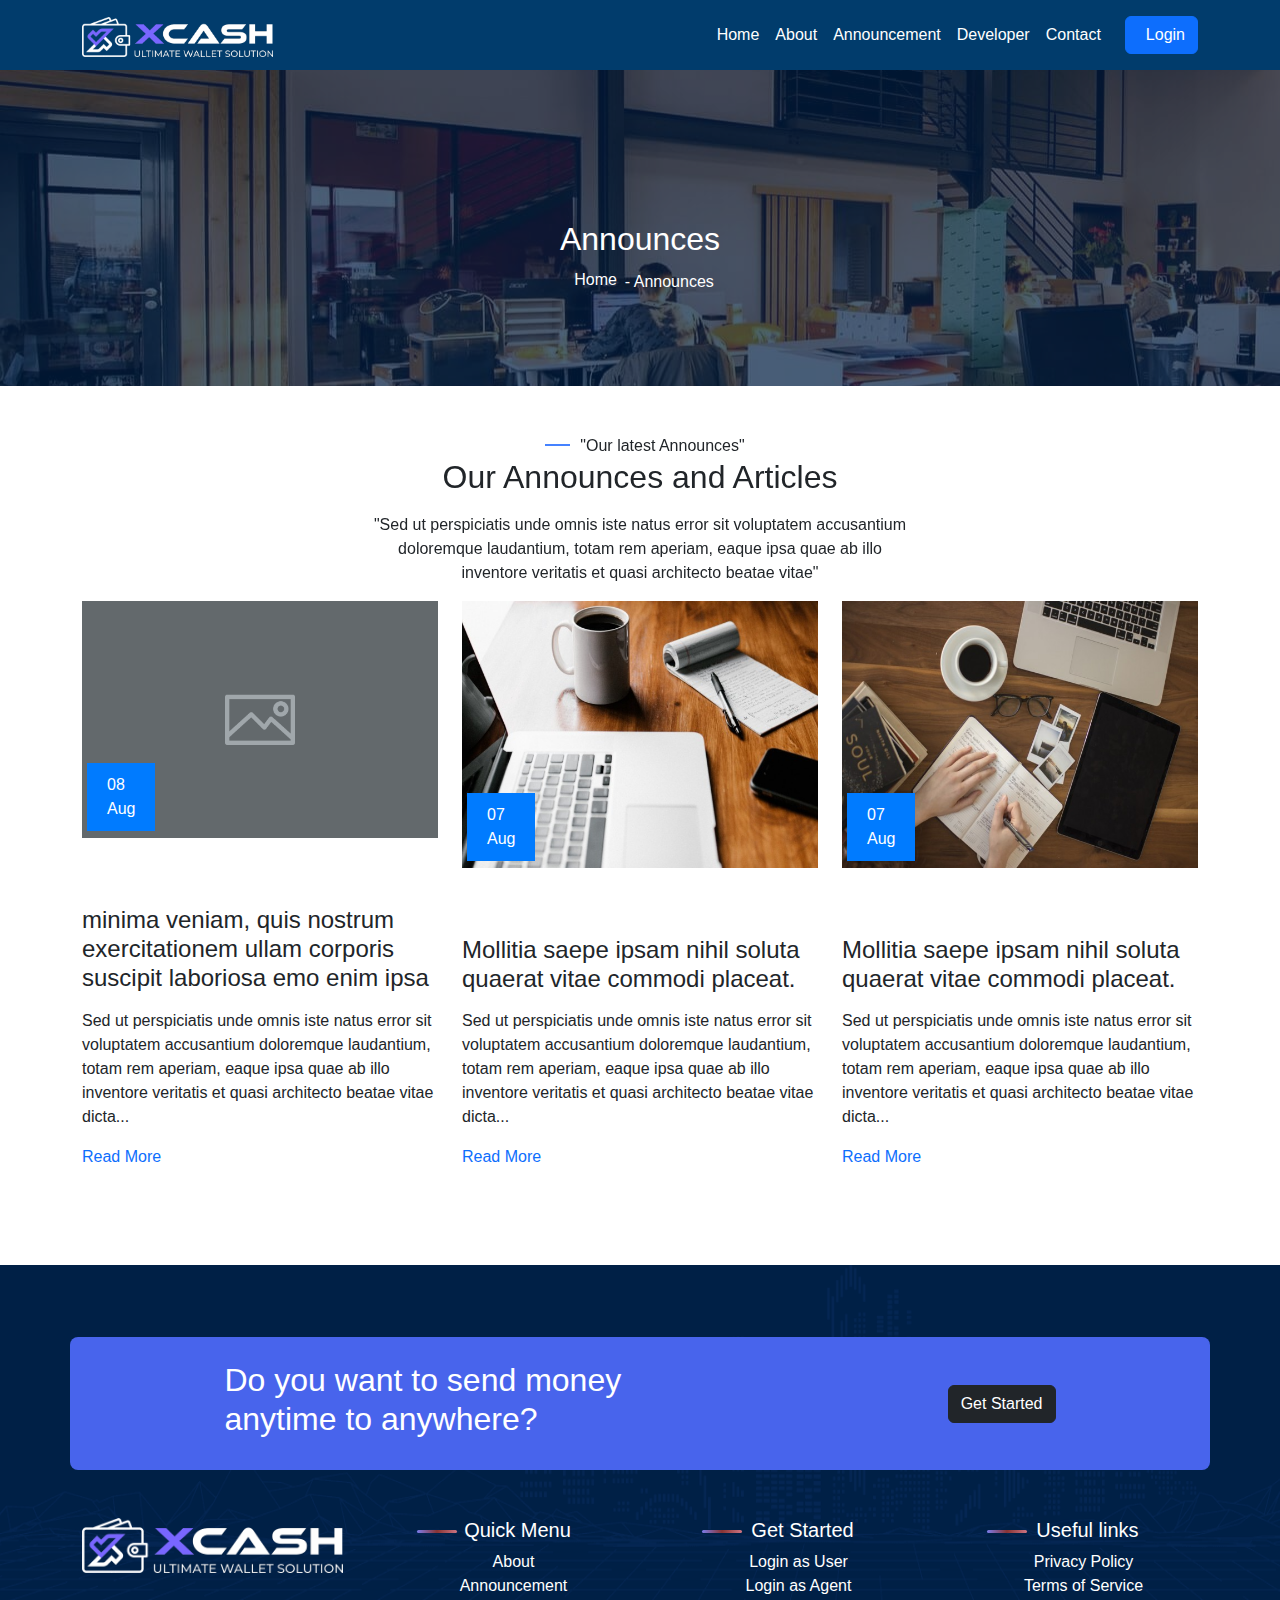
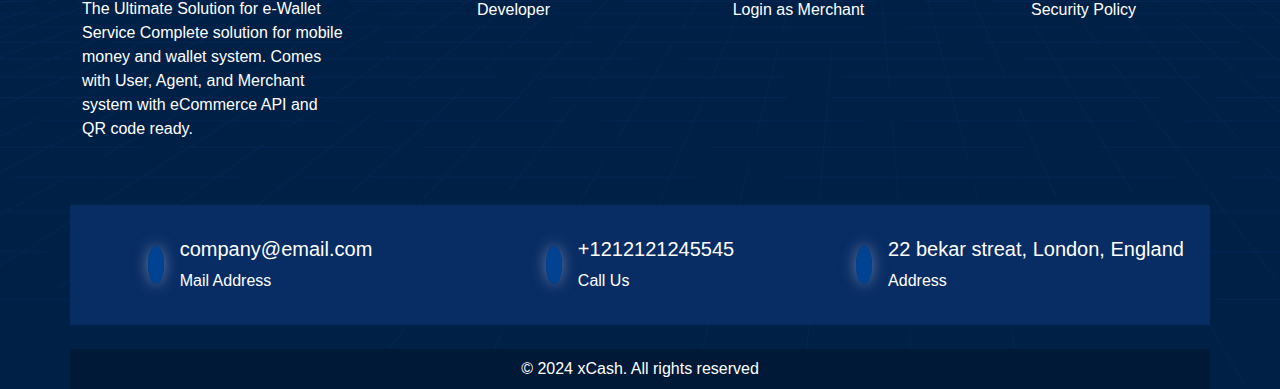
<file: Pages/Announcement.html>
<!DOCTYPE html>
<html lang="en">
<head>
    <meta charset="UTF-8">
    <meta name="viewport" content="width=device-width, initial-scale=1.0">

<!-- bootsrap link -->
<link href="https://cdn.jsdelivr.net/npm/bootstrap@5.3.0-alpha1/dist/css/bootstrap.min.css" rel="stylesheet">

<!-- Custom CSS link -->
<link rel="stylesheet" href="/xcash.css">

<!-- Fontawsome link -->
<link rel="stylesheet" href="https://cdnjs.cloudflare.com/ajax/libs/font-awesome/6.6.0/css/all.min.css" integrity="sha512-Kc323vGBEqzTmouAECnVceyQqyqdsSiqLQISBL29aUW4U/M7pSPA/gEUZQqv1cwx4OnYxTxve5UMg5GT6L4JJg==" crossorigin="anonymous" referrerpolicy="no-referrer" />

<!-- Line awsome link / it is same like fontawsome -->
<link rel= "stylesheet" href= "https://maxst.icons8.com/vue-static/landings/line-awesome/font-awesome-line-awesome/css/all.min.css" >

<!-- Animate.style link -->
<link rel="stylesheet" href="https://unpkg.com/aos@next/dist/aos.css" />

    <title>Announcement</title>
</head>
<body>
    <!-- Header start-->
    <header class="header">
      <div class="header__bottom sticky-top">
        <!-- Navbar Start -->
        <div class="">
          <div class="row">
            <div class="col-12">
              <nav class="navbar navbar-expand-lg navbar-light">
                <div class="container">
                  <!-- Logo -->
                  <a class="navbar-brand" href="#">
                    <img src="/Assets/logo.png" alt="logo" class="d-inline-block align-text-top">
                  </a>
    
                  <!-- Toggler for mobile -->
                  <button class="navbar-toggler" type="button" data-bs-toggle="collapse" data-bs-target="#navbarNav" aria-controls="navbarNav" aria-expanded="false" aria-label="Toggle navigation">
                    <span class="navbar-toggler-icon"></span>
                  </button>
    
                  <!-- Navbar Links and Login Button -->
                  <div class="collapse navbar-collapse justify-content-end" id="navbarNav">
                    <ul class="navbar-nav">
                      <!-- Navbar Links -->
                      <li class="nav-item">
                        <a class="nav-link " href="/index.html">Home</a>
                      </li>
                      <li class="nav-item">
                        <a class="nav-link" href="/Pages/About.html">About</a>
                      </li>
                      <li class="nav-item">
                        <a class="nav-link" href="/Pages/Announcement.html">Announcement</a>
                      </li>
                      <li class="nav-item">
                        <a class="nav-link" href="/Pages/developer.html">Developer</a>
                      </li>
                      <li class="nav-item">
                        <a class="nav-link" href="/Pages/contact.html">Contact</a>
                      </li>
                    </ul>
    
                    <!-- Login Button -->
                    <button class="btn btn-primary d-flex align-items-center ms-3">
                      <i class="fa-solid fa-user"></i>
                      <span class="ms-2">Login</span>
                    </button>
                  </div>
                </div>
              </nav>
            </div>
          </div>
        </div>
        <!-- Navbar End -->
      </div>
    </header> 
    <!-- Header end -->

    <!-- main wrapper -->
    <div class="main-wrapper">

           <!-- Hero section -->
           <section class="inner-hero">
            <div class="container">
                <div class="row justify-content-center">
                    <div class="col-lg-6">
                        <h2 class="text-center text-white">Announces</h2>

                        <div class="d-flex m-2 justify-content-center">

                            <a href="https://script.viserlab.com/xcash/">
                            <i class="fa-solid fa-house m-1"></i></a>
                            <h6 class=" m-1">Home</h6>
                            <p class="m-1">- Announces</p>
                        </div>
                    </div>
                </div>
            </div>
        </section>

        <!-- Announces and article button section start -->
        <section class="pt-5 pb-5 section--bg">
            <div class="container">
              <!-- 1st row -->
              <div class="row justify-content-center">
                <div class="col-lg-6">
                  <div class="section-header text-center mb-3">
                    <span class="section-subtitle border-left text-dark" data-aos="fade-down">
                      "Our latest Announces"
                    </span>
                    <h2 class="section-title text-dark" data-aos="fade-left">Our Announces and Articles</h2>
                    <p class="mt-3 text-dark" data-aos="fade-up">
                      "Sed ut perspiciatis unde omnis iste natus error sit voluptatem accusantium doloremque laudantium, totam rem aperiam, eaque ipsa quae ab illo inventore veritatis et quasi architecto beatae vitae"
                    </p>
                  </div>
                </div>
              </div>

              <!-- 2nd row (Blogs row)-->
               <div class="row gy-4 justify-content-center">

                <!-- blog 1 -->
                <div class="col-lg-4 col-md-6">
                  <div class="blog-card">

                    <!-- img_div -->
                    <div class="blog-card__thumb rounded-3">
                      <img src="/Assets/announce_blog1.png" alt="img" class="img-fluid">
                    </div>

                    <div class="blog-card__meta">
                      <div class="post-time justify-content-center">
                        <span class="post-date">08</span>
                        <span class="post-month">Aug</span>
                      </div>
                    </div>

                    <!-- content -->
                     <div class="blog-card__content">
                      <h4 class="blog-title">
                        <a href="https://script.viserlab.com/xcash/blog/minima-veniam-quis-nostrum-exercitationem-ullam-corporis-suscipit-laboriosa-emo-enim-ipsa/92" class="text-dark">
                          minima veniam, quis nostrum exercitationem ullam corporis suscipit laboriosa emo enim ipsa
                        </a>
                      </h4>
                      <p class="mt-3 text-dark ">Sed ut perspiciatis unde omnis iste natus error sit voluptatem accusantium doloremque laudantium, totam rem aperiam, eaque ipsa quae ab illo inventore veritatis et quasi architecto beatae vitae dicta...</p>
                      <a href="https://script.viserlab.com/xcash/blog/minima-veniam-quis-nostrum-exercitationem-ullam-corporis-suscipit-laboriosa-emo-enim-ipsa/92" class="read_more"> Read More</a>
                     </div>
                  </div>
                </div>

                <!-- Blog 2 -->
                <div class="col-lg-4 col-md-6">
                  <div class="blog-card">

                    <!-- img_div -->
                    <div class="blog-card__thumb rounded-3">
                      <img src="/Assets/announce_blog2.png" alt="img" class="img-fluid">
                    </div>

                    <div class="blog-card__meta">
                      <div class="post-time justify-content-center">
                        <span class="post-date">07</span>
                        <span class="post-month">Aug</span>
                      </div>
                    </div>

                    <!-- content -->
                     <div class="blog-card__content">
                      <h4 class="blog-title">
                        <a href="https://script.viserlab.com/xcash/blog/minima-veniam-quis-nostrum-exercitationem-ullam-corporis-suscipit-laboriosa-emo-enim-ipsa/92" class="text-dark">
                          Mollitia saepe ipsam nihil soluta quaerat vitae commodi placeat.
                        </a>
                      </h4>
                      <p class="mt-3 text-dark ">Sed ut perspiciatis unde omnis iste natus error sit voluptatem accusantium doloremque laudantium, totam rem aperiam, eaque ipsa quae ab illo inventore veritatis et quasi architecto beatae vitae dicta...</p>
                      <a href="https://script.viserlab.com/xcash/blog/mollitia-saepe-ipsam-nihil-soluta-quaerat-vitae-commodi-placeat/91" class="read_more"> Read More</a>
                     </div>
                  </div>
                </div>

                <!-- Blog 3 -->
                <div class="col-lg-4 col-md-6">
                  <div class="blog-card">

                    <!-- img_div -->
                    <div class="blog-card__thumb rounded-3">
                      <img src="/Assets/announce_blog3.png" alt="img" class="img-fluid">
                    </div>

                    <div class="blog-card__meta">
                      <div class="post-time justify-content-center">
                        <span class="post-date">07</span>
                        <span class="post-month">Aug</span>
                      </div>
                    </div>

                    <!-- content -->
                     <div class="blog-card__content">
                      <h4 class="blog-title">
                        <a href="https://script.viserlab.com/xcash/blog/mollitia-saepe-ipsam-nihil-soluta-quaerat-vitae-commodi-placeat/90" class="text-dark">
                          Mollitia saepe ipsam nihil soluta quaerat vitae commodi placeat.
                        </a>
                      </h4>
                      <p class="mt-3 text-dark ">Sed ut perspiciatis unde omnis iste natus error sit voluptatem accusantium doloremque laudantium, totam rem aperiam, eaque ipsa quae ab illo inventore veritatis et quasi architecto beatae vitae dicta...</p>
                      <a href="https://script.viserlab.com/xcash/blog/mollitia-saepe-ipsam-nihil-soluta-quaerat-vitae-commodi-placeat/90" class="read_more"> Read More</a>
                     </div>
                  </div>
                </div>
               </div>
            </div>
          </section>
         <!-- Announces and article button section end -->

           <!-- Footer section start -->
           <footer class="footer mt-5">
                      

            <!--  upper section -->
              <div class="container mt-3 pt-4 pb-4">
                <div class="row Footer_register_row justify-content-center  rounded-3 mt-5">
                  <div class="col-xl-9 col-lg-10">
                    <!-- nested row -->
                     <div class="row justify-content-between align-items-center py-4">
                      <div class="col-xl-7 col-lg-8 text-lg-start text-center">
                        <h2 class="title text-white">
                          Do you want to send money anytime to anywhere?
                        </h2>
                      </div>
                      <div class="col-lg-4 text-lg-end text-center mt-lg-0 mt-4">
                        <a href="https://script.viserlab.com/xcash/register" class="btn btn-dark">Get Started</a>
                    </div>
                     </div>
                  </div>
                </div>
              </div>
              <!-- Upper section end -->

              <!-- middle section start -->
               <div class="footer_middle">
                <div class="widget-area pt-4 pb-4">
                  <div class="container">

                    <!-- row -->
                    <div class="row gy-5 justify-content-center">

                      <div class="col-lg-3">
                        <div class="footer-widget">
                          <a href="https://script.viserlab.com/xcash/">
                            <img src="/Assets/logo.png" alt="img" class="img-fluid">
                          </a>
                          <p class="text-white mt-4">
                            The Ultimate Solution for e-Wallet Service
                            Complete solution for mobile money and wallet system. Comes with User, Agent, and Merchant system with eCommerce API and QR code ready.
                          </p>
                        </div>
                      </div>

                      <div class="col-lg-3 col-sm-4">
                        <div class="footer-widget text-center">
                          <h5 class="text-center footer_links_heading">
                            Quick Menu
                          </h5>
                          <ul class="footer-link-list">
                            <li>
                              <a href="https://script.viserlab.com/xcash/about-us" class="footer_anchors">About</a>
                            </li>

                            <li>
                              <a href="https://script.viserlab.com/xcash/announces" class="footer_anchors">Announcement</a>
                            </li>

                            <li>
                              <a href="https://script.viserlab.com/xcash/api/documentation" class="footer_anchors">Developer</a>
                            </li>
                          </ul>
                        </div>
                      </div>

                      <div class="col-lg-3 col-sm-4">
                        <div class="footer-widget text-center">
                          <h5 class="text-center footer_links_heading">
                            Get Started
                          </h5>
                          <ul class="footer-link-list">
                            <li>
                              <a href="https://script.viserlab.com/xcash/user/login" class="footer_anchors">Login as User</a>
                            </li>

                            <li>
                              <a href="https://script.viserlab.com/xcash/agent" class="footer_anchors">Login as Agent</a>
                            </li>

                            <li>
                              <a href="https://script.viserlab.com/xcash/merchant" class="footer_anchors">Login as Merchant</a>
                            </li>

                          </ul>
                        </div>
                      </div>

                      <div class="col-lg-3 col-sm-4">
                        <div class="footer-widget text-center">
                          <h5 class="text-center footer_links_heading">
                            Useful links
                          </h5>
                          <ul class="footer-link-list">
                            <li>
                              <a href="https://script.viserlab.com/xcash/policy/privacy-policy/42" class="footer_anchors">Privacy Policy</a>
                            </li>

                            <li>
                              <a href="https://script.viserlab.com/xcash/policy/terms-of-service/43" class="footer_anchors">Terms of Service</a>
                            </li>

                            <li>
                              <a href="https://script.viserlab.com/xcash/policy/security-policy/54" class="footer_anchors">Security Policy</a>
                            </li>
                            
                          </ul>
                        </div>
                      </div>
                      
                    </div>
                  </div>
                </div>
               </div>
               <!-- middle section end -->

               <!-- Contact container -->
                <div class="container">
                  <div class="row footer-contact justify-content-center align-items-center py-3 my-4">

                    <!-- Email -->
                    <div class="col-md-4 col-sm-6 d-flex justify-content-center align-items-center">

                      <div class="email-icon my-auto mx-2">
                        <i class="fa-regular fa-envelope p-2 rounded-circle"></i>
                      </div>
                      
                      <div class="email_desc my-auto mt-3 mx-2 ">
                        <h5>company@email.com</h5>
                        <p>Mail Address</p>
                      </div>
                    </div>

                    <!-- Phone -->
                    <div class="col-md-4 col-sm-6 d-flex justify-content-center align-items-center">

                      <div class="email-icon my-auto mx-2">
                        <i class="fa-solid fa-phone p-2 rounded-circle"></i>
                      </div>
                      
                      <div class="Phone_desc my-auto mt-3 mx-2">
                        <h5>+1212121245545</h5>
                        <p>Call Us</p>
                      </div>
                    </div>

                    <!-- Address -->
                    <div class="col-md-4 col-sm-6 d-flex justify-content-center align-items-center">

                      <div class="email-icon my-auto mx-2">
                        <i class="fa-solid fa-location-dot p-2 rounded-circle"></i>
                      </div>
                      
                      <div class="Phone_desc my-auto mt-3 mx-2">
                        <h5>22 bekar streat, London, England</h5>
                        <p>Address</p>
                      </div>
                    </div>

                  </div>
                </div>
                <!-- contact container end -->

                <!-- rirght reserved container -->
                 <div class="container">
                  <div class="row reserved_footer">
                    <div class="col-lg-12 text-center">
                      <p class="text-white my-2">© 2024 xCash. All rights reserved</p>
                    </div>
                  </div>
                 </div>
            
          </footer>  
          <!-- Footer section end -->
    </div>
    <!-- main wrapper end -->

    <!-- aos animation link -->
    <script src="https://unpkg.com/aos@next/dist/aos.js"></script>
    <script>
      AOS.init({
       offset: 300,
       duration: 3000,
       easing: 'ease',
       once: true,
      }
      );
    </script>

    <!-- Bootstrap JS link -->
     <script src="https://cdn.jsdelivr.net/npm/bootstrap@5.3.0-alpha1/dist/js/bootstrap.bundle.min.js"></script>

    <!-- Javascript code for navigation bar -->

    <script>
       window.addEventListener('scroll', function() {
           var headerBottom = document.querySelector('.header__bottom');
           var headerTop = document.querySelector('.header__top');
           
           // Get the height of the header top
           var headerTopHeight = headerTop.offsetHeight;
   
           // When the page is scrolled past the header__top, make the header__bottom sticky
           if (window.scrollY > headerTopHeight) {
               headerBottom.classList.add('sticky');
           } else {
               headerBottom.classList.remove('sticky');
           }
       });
   </script>
</body>
</html>
</file>
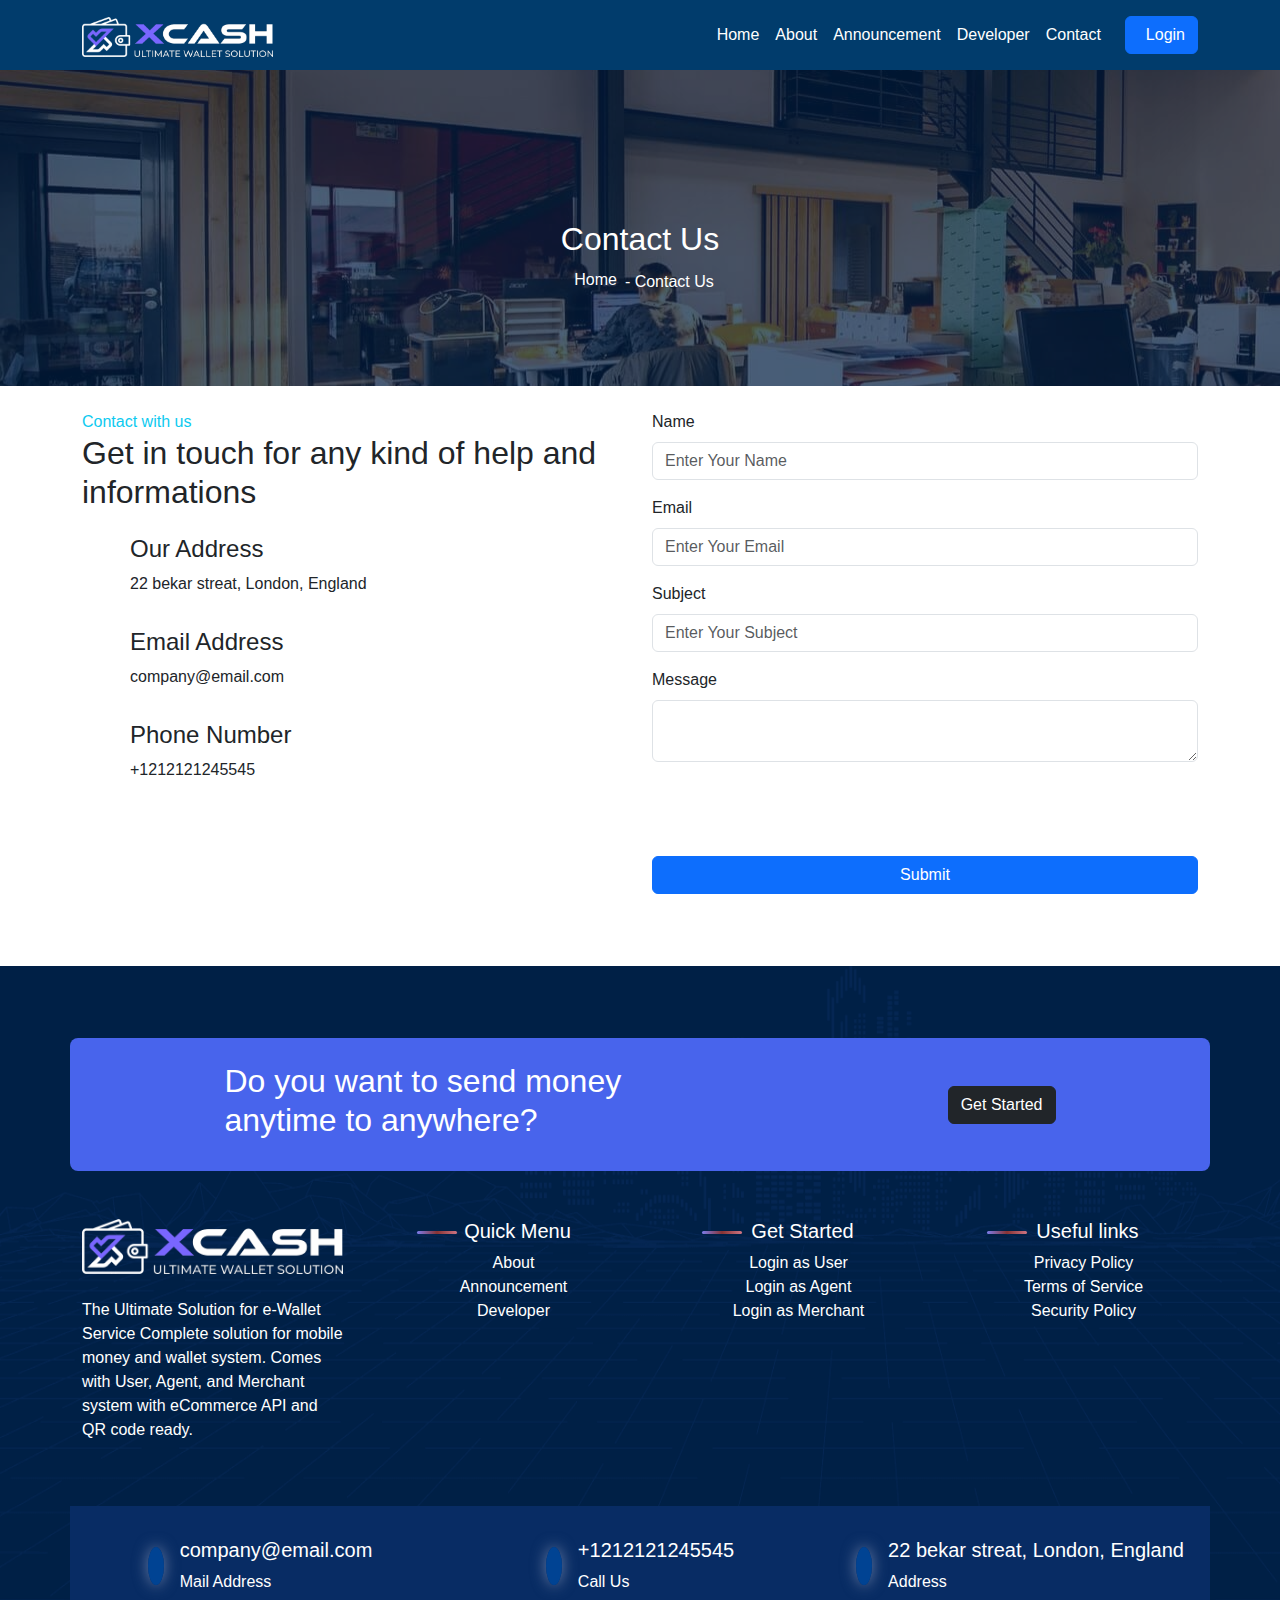
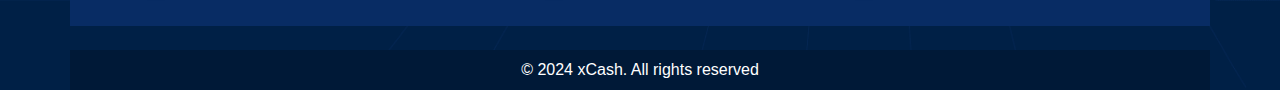
<file: Pages/contact.html>
<!DOCTYPE html>
<html lang="en">
<head>
    <meta charset="UTF-8">
    <meta name="viewport" content="width=device-width, initial-scale=1.0">

    <title>Contact-Xcash</title>

    <!-- bootsrap link -->
    <link href="https://cdn.jsdelivr.net/npm/bootstrap@5.3.0-alpha1/dist/css/bootstrap.min.css" rel="stylesheet">
     <!-- Custom CSS link -->
     <link rel="stylesheet" href="/xcash.css">
 
     <!-- Fontawsome link -->
     <link rel="stylesheet" href="https://cdnjs.cloudflare.com/ajax/libs/font-awesome/6.6.0/css/all.min.css" integrity="sha512-Kc323vGBEqzTmouAECnVceyQqyqdsSiqLQISBL29aUW4U/M7pSPA/gEUZQqv1cwx4OnYxTxve5UMg5GT6L4JJg==" crossorigin="anonymous" referrerpolicy="no-referrer" />
 
     <!-- Line awsome link / it is same like fontawsome -->
     <link rel= "stylesheet" href= "https://maxst.icons8.com/vue-static/landings/line-awesome/font-awesome-line-awesome/css/all.min.css" >
 
     <!-- Animate.style link -->
     <link rel="stylesheet" href="https://unpkg.com/aos@next/dist/aos.css" />
 
</head>
<body>
    <!-- Header start-->
    <header class="header">
      <div class="header__bottom">
        <!-- Navbar Start -->
        <div class="">
          <div class="row">
            <div class="col-12">
              <nav class="navbar navbar-expand-lg navbar-light">
                <div class="container">
                  <!-- Logo -->
                  <a class="navbar-brand" href="#">
                    <img src="/Assets/logo.png" alt="logo" class="d-inline-block align-text-top">
                  </a>
    
                  <!-- Toggler for mobile -->
                  <button class="navbar-toggler" type="button" data-bs-toggle="collapse" data-bs-target="#navbarNav" aria-controls="navbarNav" aria-expanded="false" aria-label="Toggle navigation">
                    <span class="navbar-toggler-icon"></span>
                  </button>
    
                  <!-- Navbar Links and Login Button -->
                  <div class="collapse navbar-collapse justify-content-end" id="navbarNav">
                    <ul class="navbar-nav">
                      <!-- Navbar Links -->
                      <li class="nav-item">
                        <a class="nav-link" href="/index.html">Home</a>
                      </li>
                      <li class="nav-item">
                        <a class="nav-link" href="/Pages/About.html">About</a>
                      </li>
                      <li class="nav-item">
                        <a class="nav-link" href="/Pages/Announcement.html">Announcement</a>
                      </li>
                      <li class="nav-item">
                        <a class="nav-link" href="/Pages/developer.html">Developer</a>
                      </li>
                      <li class="nav-item">
                        <a class="nav-link" href="/Pages/contact.html">Contact</a>
                      </li>
                    </ul>
    
                    <!-- Login Button -->
                    <button class="btn btn-primary d-flex align-items-center ms-3">
                      <i class="fa-solid fa-user"></i>
                      <span class="ms-2">Login</span>
                    </button>
                  </div>
                </div>
              </nav>
            </div>
          </div>
        </div>
        <!-- Navbar End -->
      </div>
    </header> 
    <!-- Header end -->
    <!-- main wrapper -->
    <div class="main-wrapper">
         <!-- Hero section -->
         <section class="inner-hero">
            <div class="container">
                <div class="row justify-content-center">
                    <div class="col-lg-6">
                        <h2 class="text-center text-white">Contact Us</h2>

                        <div class="d-flex m-2 justify-content-center">

                            <a href="https://script.viserlab.com/xcash/">
                            <i class="fa-solid fa-house m-1"></i></a>
                            <h6 class=" m-1">Home</h6>
                            <p class="m-1">- Contact Us</p>
                        </div>
                    </div>
                </div>
            </div>
        </section>        
    </div>
    <!-- main wrapper end-->

    <!-- main body section start -->
     <section class="py-4 ">
        <div class="container">
            <div class="row text-start">
                <div class="col-lg-6">
                    <span class="text-info">Contact with us</span>
                    <h2 class="section-title text-dark">
                        Get in touch for any kind of help and informations
                    </h2>

                    <!-- contact info -->
                    <div class="contact-info my-2">

                        <!-- Address -->
                         <div class="address d-flex text-center align-items-center">
                            <div class=" py-auto ">
                                <i class="fa-solid fa-location-dot p-3 address-icon"></i>
                            </div>
                            <div class=" px-3 pt-3 text-start">
                                <h4 class="title text-dark">Our Address</h4>
                                <p class=" text-dark">
                                    22 bekar streat, London, England
                                </p>
                            </div>
                         </div>

                         <!-- Email -->
                         <div class="address d-flex text-center align-items-center">
                            <div class=" py-auto ">
                                <i class="fa-solid fa-envelope p-3 address-icon"></i>
                            </div>
                            <div class=" px-3 pt-3 text-start">
                                <h4 class="title text-dark">Email Address</h4>
                                <p class=" text-dark">
                                    company@email.com
                                </p>
                            </div>
                         </div>

                         <!-- phone -->
                         <div class="address d-flex text-center align-items-center">
                            <div class=" py-auto ">
                                <i class="fa-solid fa-phone p-3 address-icon"></i>
                            </div>
                            <div class=" px-3 pt-3 text-start">
                                <h4 class="title text-dark">Phone Number</h4>
                                <p class=" text-dark">
                                    +1212121245545
                                </p>
                            </div>
                         </div>
                    </div>
                </div>
                <div class="col-lg-6 mt-lg-0 mt-5">
                    <form>
                        <div class="mb-3">
                          <label class="form-label text-dark">Name</label>
                          <input type="text" class="form-control" placeholder="Enter Your Name" required>
                        </div>

                        <div class="mb-3">
                          <label class="form-label text-dark">Email</label>
                          <input type="email" class="form-control"  
                           placeholder="Enter Your Email" required>
                        </div>

                        <div class="mb-3">
                            <label class="form-label text-dark">Subject</label>
                            <input type="text" class="form-control"   
                             placeholder="Enter Your Subject" required>
                        </div>

                        <div class="mb-3">
                            <label class="form-label text-dark">Message</label>
                            <textarea name="Message" class="form-control" placeholder="Enter Your Message">
                            </textarea>
                        </div>

                        <div class="g-recaptcha" data-sitekey="6LdPC88fAAAAADQlUf_DV6Hrvgm-pZuLJFSLDOWV" data-callback="verifyCaptcha"><div style="width: 304px; height: 78px;"><div><iframe title="reCAPTCHA" width="304" height="78" role="presentation" name="a-mw8x6ctculdi" frameborder="0" scrolling="no" sandbox="allow-forms allow-popups allow-same-origin allow-scripts allow-top-navigation allow-modals allow-popups-to-escape-sandbox allow-storage-access-by-user-activation" src="https://www.google.com/recaptcha/api2/anchor?ar=2&amp;k=6LdPC88fAAAAADQlUf_DV6Hrvgm-pZuLJFSLDOWV&amp;co=aHR0cHM6Ly9zY3JpcHQudmlzZXJsYWIuY29tOjQ0Mw..&amp;hl=en&amp;v=lqsTZ5beIbCkK4uGEGv9JmUR&amp;size=normal&amp;cb=ustwevlc10q3"></iframe></div><textarea id="g-recaptcha-response" name="g-recaptcha-response" class="g-recaptcha-response" style="width: 250px; height: 40px; border: 1px solid rgb(193, 193, 193); margin: 10px 25px; padding: 0px; resize: none; display: none;"></textarea></div><iframe style="display: none;"></iframe></div>

                       <div class="text-center ">
                        <button type="submit" class="btn btn-primary w-100">
                            Submit
                        </button>
                       </div>
                        
                      </form>
                    
                </div>
            </div>
        </div>
     </section>
    <!-- main body section end -->

      <!-- Footer section start -->
      <footer class="footer mt-5">
                      

        <!--  upper section -->
          <div class="container mt-3 pt-4 pb-4">
            <div class="row Footer_register_row justify-content-center  rounded-3 mt-5">
              <div class="col-xl-9 col-lg-10">
                <!-- nested row -->
                 <div class="row justify-content-between align-items-center py-4">
                  <div class="col-xl-7 col-lg-8 text-lg-start text-center">
                    <h2 class="title text-white">
                      Do you want to send money anytime to anywhere?
                    </h2>
                  </div>
                  <div class="col-lg-4 text-lg-end text-center mt-lg-0 mt-4">
                    <a href="https://script.viserlab.com/xcash/register" class="btn btn-dark">Get Started</a>
                </div>
                 </div>
              </div>
            </div>
          </div>
          <!-- Upper section end -->

          <!-- middle section start -->
           <div class="footer_middle">
            <div class="widget-area pt-4 pb-4">
              <div class="container">

                <!-- row -->
                <div class="row gy-5 justify-content-center">

                  <div class="col-lg-3">
                    <div class="footer-widget">
                      <a href="https://script.viserlab.com/xcash/">
                        <img src="/Assets/logo.png" alt="img" class="img-fluid">
                      </a>
                      <p class="text-white mt-4">
                        The Ultimate Solution for e-Wallet Service
                        Complete solution for mobile money and wallet system. Comes with User, Agent, and Merchant system with eCommerce API and QR code ready.
                      </p>
                    </div>
                  </div>

                  <div class="col-lg-3 col-sm-4">
                    <div class="footer-widget text-center">
                      <h5 class="text-center footer_links_heading">
                        Quick Menu
                      </h5>
                      <ul class="footer-link-list">
                        <li>
                          <a href="https://script.viserlab.com/xcash/about-us" class="footer_anchors">About</a>
                        </li>

                        <li>
                          <a href="https://script.viserlab.com/xcash/announces" class="footer_anchors">Announcement</a>
                        </li>

                        <li>
                          <a href="https://script.viserlab.com/xcash/api/documentation" class="footer_anchors">Developer</a>
                        </li>
                      </ul>
                    </div>
                  </div>

                  <div class="col-lg-3 col-sm-4">
                    <div class="footer-widget text-center">
                      <h5 class="text-center footer_links_heading">
                        Get Started
                      </h5>
                      <ul class="footer-link-list">
                        <li>
                          <a href="https://script.viserlab.com/xcash/user/login" class="footer_anchors">Login as User</a>
                        </li>

                        <li>
                          <a href="https://script.viserlab.com/xcash/agent" class="footer_anchors">Login as Agent</a>
                        </li>

                        <li>
                          <a href="https://script.viserlab.com/xcash/merchant" class="footer_anchors">Login as Merchant</a>
                        </li>

                      </ul>
                    </div>
                  </div>

                  <div class="col-lg-3 col-sm-4">
                    <div class="footer-widget text-center">
                      <h5 class="text-center footer_links_heading">
                        Useful links
                      </h5>
                      <ul class="footer-link-list">
                        <li>
                          <a href="https://script.viserlab.com/xcash/policy/privacy-policy/42" class="footer_anchors">Privacy Policy</a>
                        </li>

                        <li>
                          <a href="https://script.viserlab.com/xcash/policy/terms-of-service/43" class="footer_anchors">Terms of Service</a>
                        </li>

                        <li>
                          <a href="https://script.viserlab.com/xcash/policy/security-policy/54" class="footer_anchors">Security Policy</a>
                        </li>
                        
                      </ul>
                    </div>
                  </div>
                  
                </div>
              </div>
            </div>
           </div>
           <!-- middle section end -->

           <!-- Contact container -->
            <div class="container">
              <div class="row footer-contact justify-content-center align-items-center py-3 my-4">

                <!-- Email -->
                <div class="col-md-4 col-sm-6 d-flex justify-content-center align-items-center">

                  <div class="email-icon my-auto mx-2">
                    <i class="fa-regular fa-envelope p-2 rounded-circle"></i>
                  </div>
                  
                  <div class="email_desc my-auto mt-3 mx-2 ">
                    <h5>company@email.com</h5>
                    <p>Mail Address</p>
                  </div>
                </div>

                <!-- Phone -->
                <div class="col-md-4 col-sm-6 d-flex justify-content-center align-items-center">

                  <div class="email-icon my-auto mx-2">
                    <i class="fa-solid fa-phone p-2 rounded-circle"></i>
                  </div>
                  
                  <div class="Phone_desc my-auto mt-3 mx-2">
                    <h5>+1212121245545</h5>
                    <p>Call Us</p>
                  </div>
                </div>

                <!-- Address -->
                <div class="col-md-4 col-sm-6 d-flex justify-content-center align-items-center">

                  <div class="email-icon my-auto mx-2">
                    <i class="fa-solid fa-location-dot p-2 rounded-circle"></i>
                  </div>
                  
                  <div class="Phone_desc my-auto mt-3 mx-2">
                    <h5>22 bekar streat, London, England</h5>
                    <p>Address</p>
                  </div>
                </div>

              </div>
            </div>
            <!-- contact container end -->

            <!-- rirght reserved container -->
             <div class="container">
              <div class="row reserved_footer">
                <div class="col-lg-12 text-center">
                  <p class="text-white my-2">© 2024 xCash. All rights reserved</p>
                </div>
              </div>
             </div>
        
      </footer>  
      <!-- Footer section end -->

     <!-- aos animation link      -->
     <script src="https://unpkg.com/aos@next/dist/aos.js"></script>
     <script>
       AOS.init({
        offset: 300,
        duration: 3000,
        easing: 'ease',
        once: true,
       }
       );
     </script>

     <!-- Bootstrap JS link -->
     <script src="https://cdn.jsdelivr.net/npm/bootstrap@5.3.0-alpha1/dist/js/bootstrap.bundle.min.js"></script>

       <!-- Javascript code for navigation bar -->
       <script>
        window.addEventListener('scroll', function() {
            var headerBottom = document.querySelector('.header__bottom');
            var headerTop = document.querySelector('.header__top');
            
            // Get the height of the header top
            var headerTopHeight = headerTop.offsetHeight;
    
            // When the page is scrolled past the header__top, make the header__bottom sticky
            if (window.scrollY > headerTopHeight) {
                headerBottom.classList.add('sticky');
            } else {
                headerBottom.classList.remove('sticky');
            }
        });
    </script>
</body>
</html>
</file>
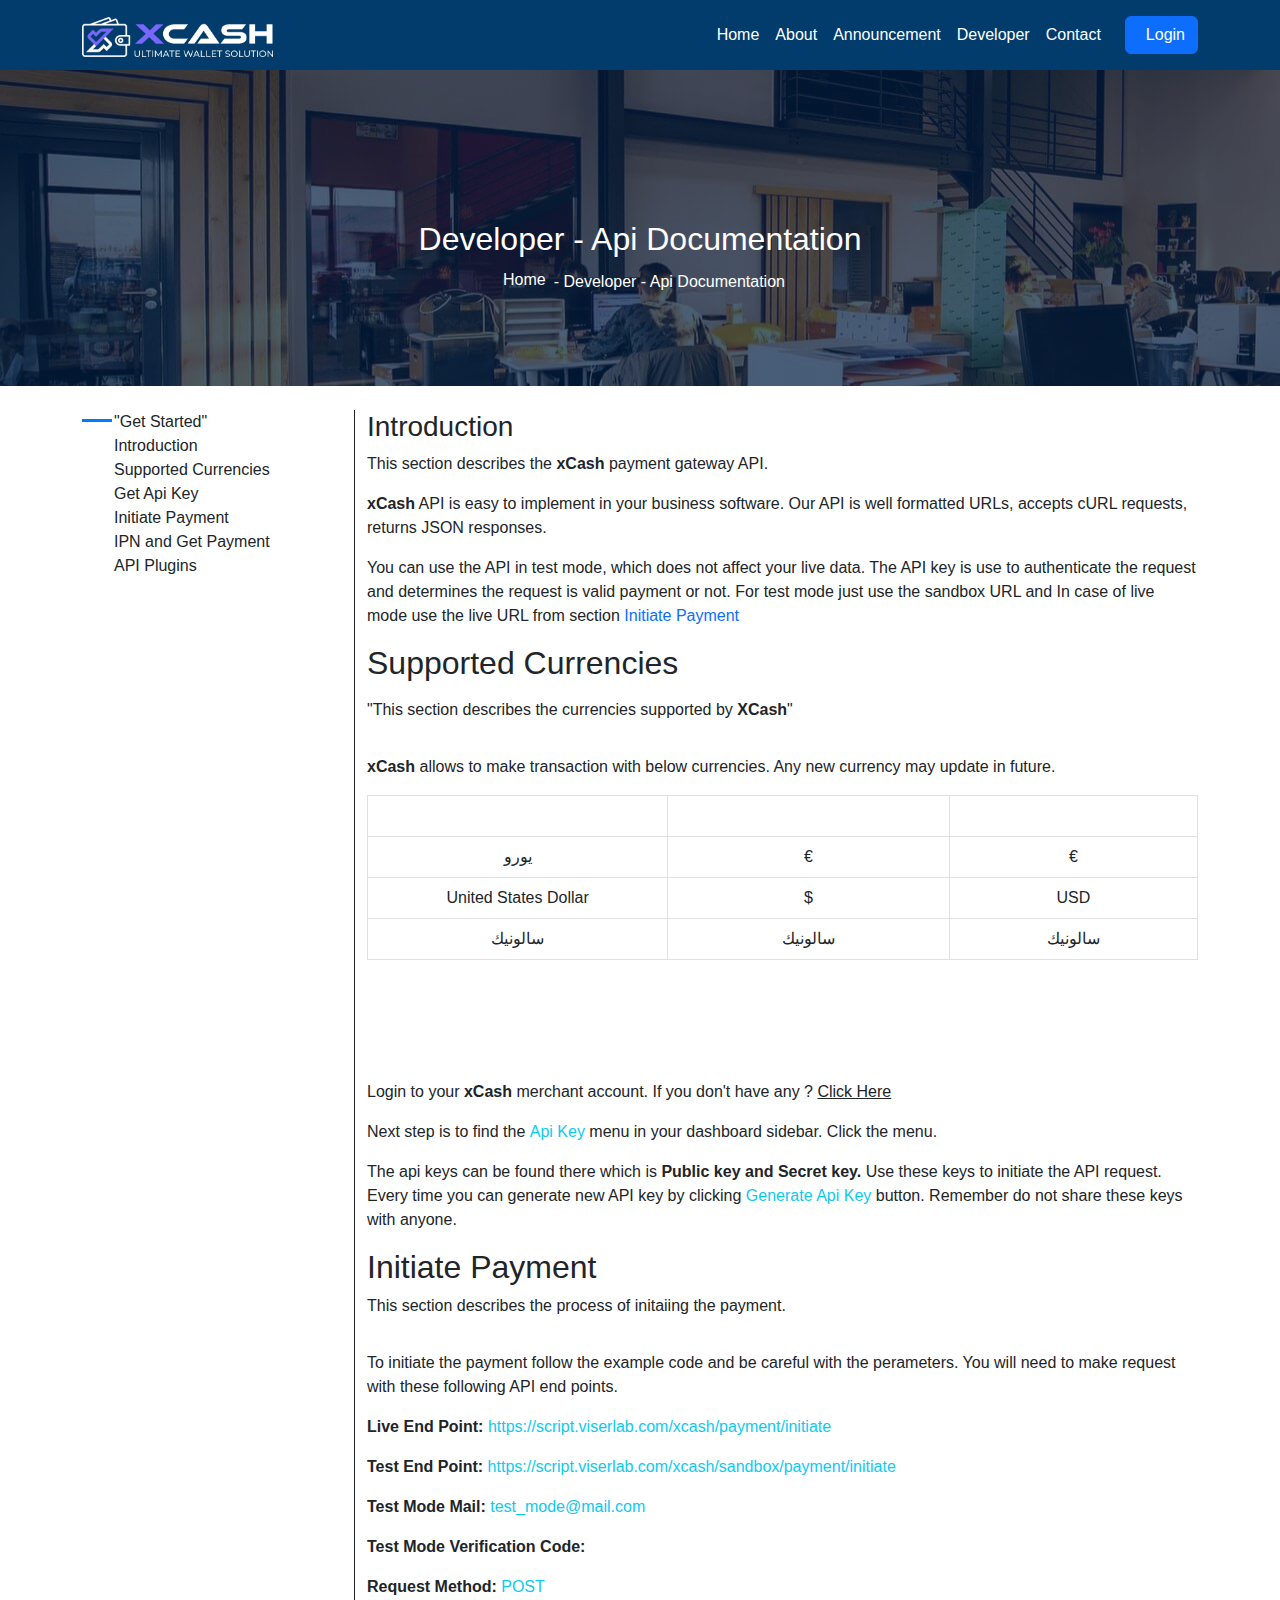
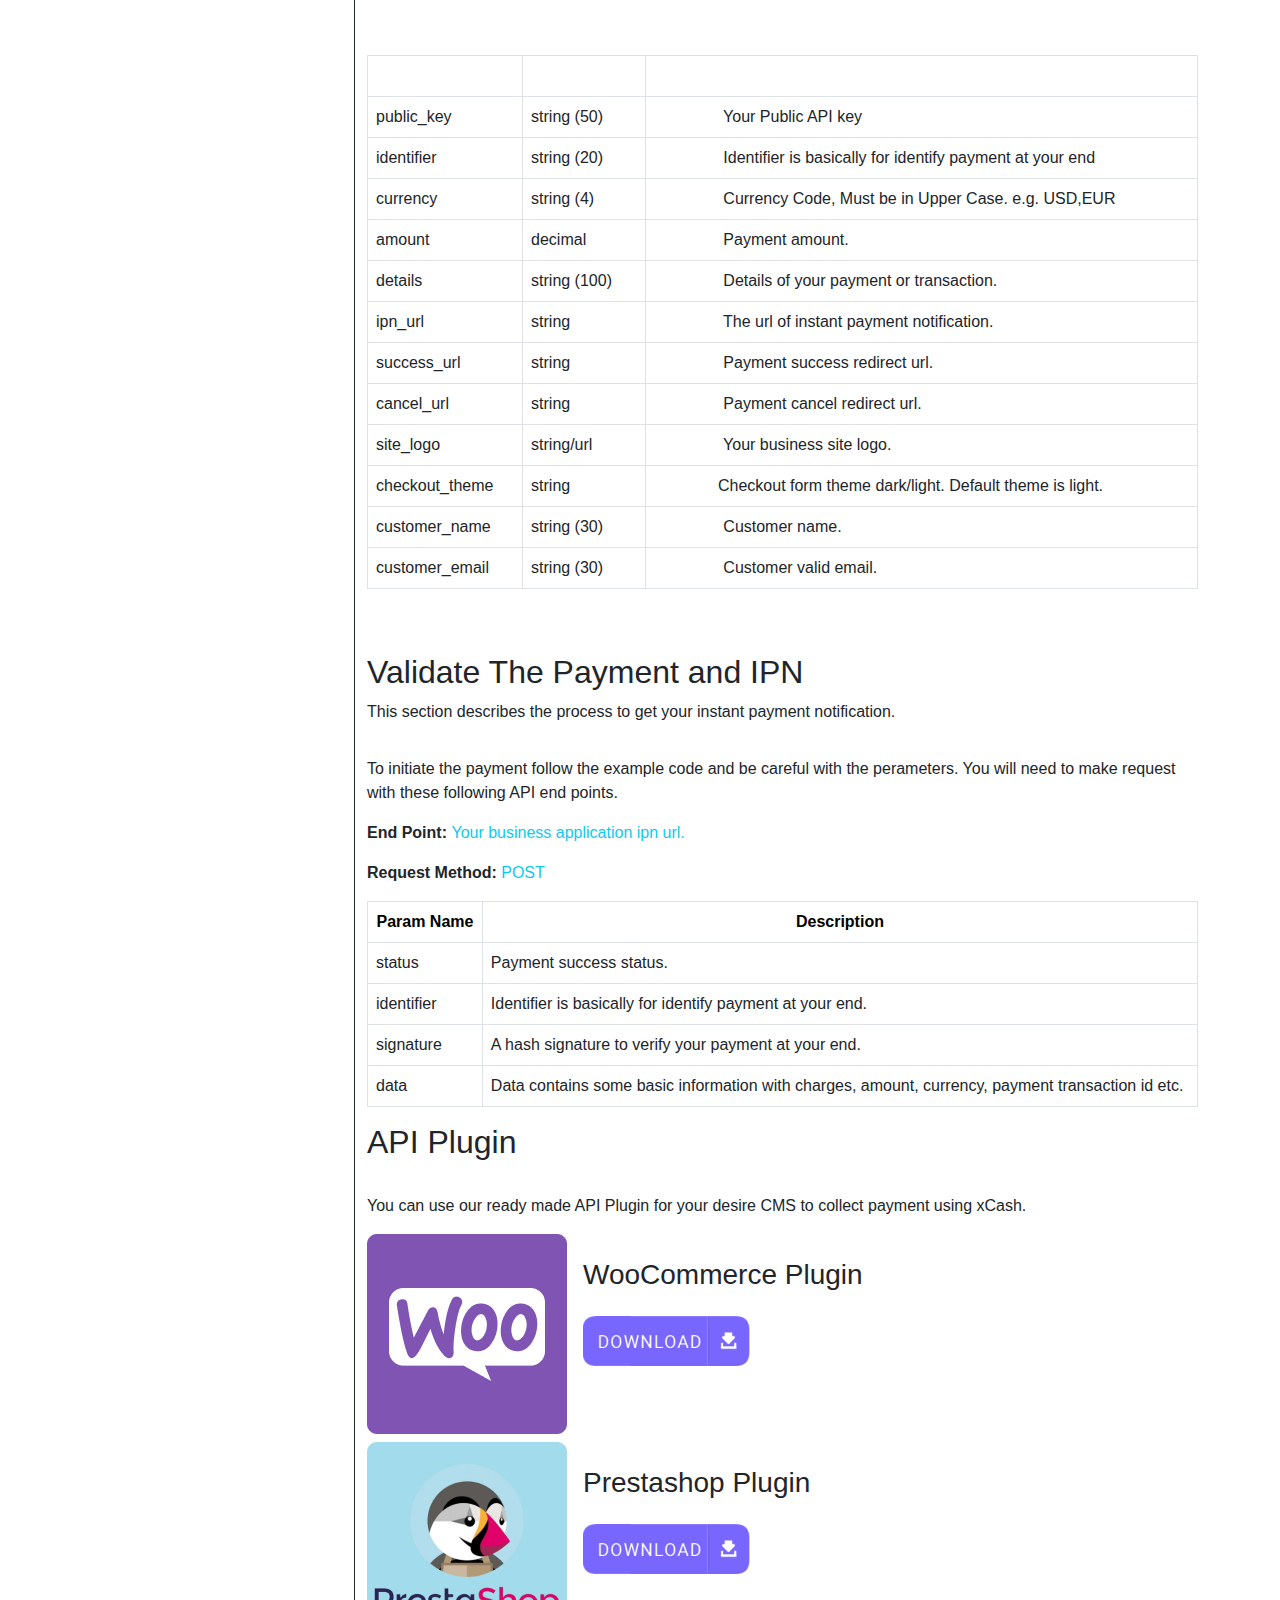
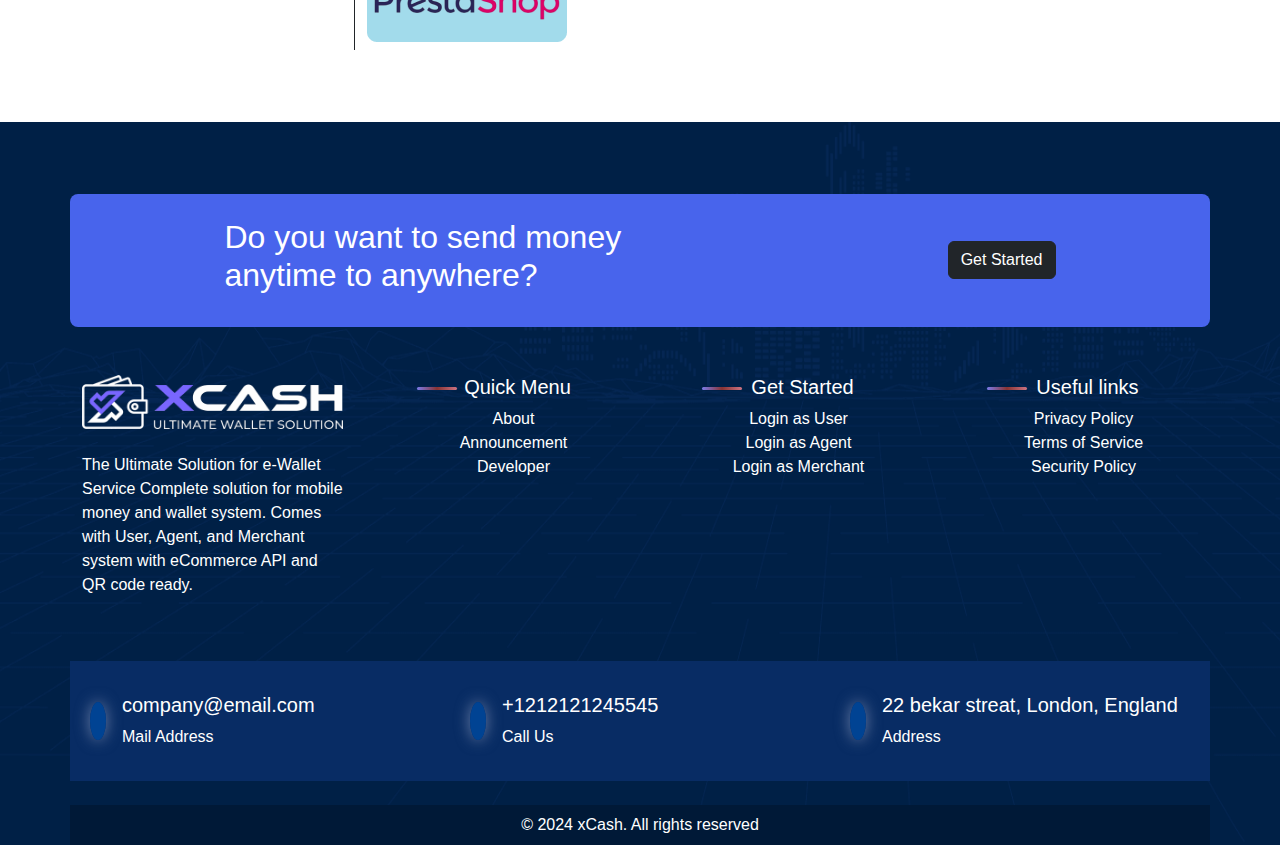
<file: Pages/developer.html>
<!DOCTYPE html>
<html lang="en">
<head>
    <meta charset="UTF-8">
    <meta name="viewport" content="width=device-width, initial-scale=1.0">

    <!-- bootsrap link -->
     <link href="https://cdn.jsdelivr.net/npm/bootstrap@5.3.0-alpha1/dist/css/bootstrap.min.css" rel="stylesheet">
    <!-- Custom CSS link -->
    <link rel="stylesheet" href="/xcash.css">

    <!-- Fontawsome link -->
    <link rel="stylesheet" href="https://cdnjs.cloudflare.com/ajax/libs/font-awesome/6.6.0/css/all.min.css" integrity="sha512-Kc323vGBEqzTmouAECnVceyQqyqdsSiqLQISBL29aUW4U/M7pSPA/gEUZQqv1cwx4OnYxTxve5UMg5GT6L4JJg==" crossorigin="anonymous" referrerpolicy="no-referrer" />

    <!-- Line awsome link / it is same like fontawsome -->
    <link rel= "stylesheet" href= "https://maxst.icons8.com/vue-static/landings/line-awesome/font-awesome-line-awesome/css/all.min.css" >

    <!-- Animate.style link -->
    <link rel="stylesheet" href="https://unpkg.com/aos@next/dist/aos.css" />

    <title>Developer-Xcash</title>
</head>
<body>
    <!-- Header start-->
    <header class="header">
        <div class="header__bottom">
          <!-- Navbar Start -->
          <div class="">
            <div class="row">
              <div class="col-12">
                <nav class="navbar navbar-expand-lg navbar-light">
                  <div class="container">
                    <!-- Logo -->
                    <a class="navbar-brand" href="#">
                      <img src="/Assets/logo.png" alt="logo" class="d-inline-block align-text-top">
                    </a>
      
                    <!-- Toggler for mobile -->
                    <button class="navbar-toggler" type="button" data-bs-toggle="collapse" data-bs-target="#navbarNav" aria-controls="navbarNav" aria-expanded="false" aria-label="Toggle navigation">
                      <span class="navbar-toggler-icon"></span>
                    </button>
      
                    <!-- Navbar Links and Login Button -->
                    <div class="collapse navbar-collapse justify-content-end" id="navbarNav">
                      <ul class="navbar-nav">
                        <!-- Navbar Links -->
                        <li class="nav-item">
                          <a class="nav-link" href="/index.html">Home</a>
                        </li>
                        <li class="nav-item">
                          <a class="nav-link" href="/Pages/About.html">About</a>
                        </li>
                        <li class="nav-item">
                          <a class="nav-link" href="/Pages/Announcement.html">Announcement</a>
                        </li>
                        <li class="nav-item">
                          <a class="nav-link" href="/Pages/developer.html">Developer</a>
                        </li>
                        <li class="nav-item">
                          <a class="nav-link" href="/Pages/contact.html">Contact</a>
                        </li>
                      </ul>
      
                      <!-- Login Button -->
                      <button class="btn btn-primary d-flex align-items-center ms-3">
                        <i class="fa-solid fa-user"></i>
                        <span class="ms-2">Login</span>
                      </button>
                    </div>
                  </div>
                </nav>
              </div>
            </div>
          </div>
          <!-- Navbar End -->
        </div>
      </header> 
      <!-- Header end -->

    <!-- main wrapper -->
    <div class="main-wrapper">
         <!-- Hero section -->
         <section class="inner-hero">
            <div class="container">
                <div class="row justify-content-center">
                    <div class="col-lg-6">
                        <h2 class="text-center text-white">Developer - Api Documentation</h2>

                        <div class="d-flex m-2 justify-content-center">

                            <a href="https://script.viserlab.com/xcash/">
                            <i class="fa-solid fa-house m-1"></i></a>
                            <h6 class=" m-1">Home</h6>
                            <p class="m-1">- Developer - Api Documentation</p>
                        </div>
                    </div>
                </div>
            </div>
        </section>        
    </div>
    <!-- main wrapper end-->

    <!-- documentation start section -->
     <div class="py-4 documentation-section">
        <div class="container">
            <div class="row">
                <div class="col-lg-3 border-end border-dark">
                    <ul class="documentation-sidebar">
                        <li>
                            <a href="https://script.viserlab.com/xcash/api/documentation#introduction" class="text-decoration-none text-dark get-start">"Get Started"</a>
                        </li>
                        <li>
                            <a href="https://script.viserlab.com/xcash/api/documentation#introduction"  class="text-decoration-none text-dark">Introduction</a>
                        </li>
                        <li>
                            <a href="#currency" class="text-decoration-none text-dark">Supported Currencies</a>
                        </li>
                        <li>
                            <a href="#api-key" class="text-decoration-none text-dark">Get Api Key</a>
                        </li>
                        <li>
                            <a href="#initiate" class="text-decoration-none text-dark">Initiate Payment</a>
                        </li>
                        <li>
                            <a href="#ipn" class="text-decoration-none text-dark">IPN and Get Payment</a>
                        </li>
                        <li>
                            <a href="#plugins" class="text-decoration-none text-dark">API Plugins</a>
                        </li>

                    </ul>
                </div>
                <div class="col-lg-9">
                    <div class="doc-body">
                        <div class="doc-section" id="introduction-section">

                            <!-- doc-section start -->
                            <div class="doc-content">
                                <section id="introduction">

                                    <h3 class="text-dark">Introduction</h3>
                                    <p class="mt-2 text-dark">This section describes the <strong class="text-dark">xCash</strong>
                                    payment gateway API.
                                    </p>

                                    <p class="text-justify text-dark">
                                        <strong class="text-dark">xCash</strong>
                                         API is easy to implement in your business software. Our API is well formatted URLs, accepts cURL requests, returns JSON responses.       
                                    </p>

                                    <p class="text-justify text-dark">
                                        You can use the API in test mode, which does not affect your live data. The API key is use to authenticate the request and determines the request is valid payment or not. For test mode just use the sandbox URL and In case of live mode use the live URL from  section <a href="#initiate" class="text-decoration-none">Initiate Payment</a>
                                    </p>
                                </section>
                            </div>
                            <!-- doc-section end -->

                            <!-- supported currency -->
                             <section>
                                <h2 class="text-dark">Supported Currencies</h2>
                                <p class="mt-3 text-dark">
                                    "This section describes the currencies supported by <strong class="text-dark">XCash</strong>"
                                </p>
                                <hr class="bg-dark">
                                    <p class="text-dark">
                                    <strong class="text-dark">xCash</strong>
                                     allows to make transaction with below currencies. Any new currency may update in future.                                    </p>
                             </section>  

                             <!-- table section start -->
                             <section>
                                <div class="table-responsive">
                                    <table class="table table-bordered">
                                        <thead class="bg-dark"> 
                                            <tr class="text-white text-center">
                                                <th class="text-white">
                                                    Currency Name
                                                </th>
                                                <th class="text-white">
                                                    Currency Symbol
                                                </th>
                                                <th class="text-white">
                                                    Currency Code
                                                </th>
                                            </tr>
                                        </thead>
                                        <tbody>
                                            <tr>
                                                <td data-label="Currency Name" class="text-dark text-center">يورو</td>
                                                <td data-label="Currency Symbol" class="text-dark text-center">€</td>
                                                <td data-label="Currency Code" class="text-dark text-center">€</td>
                                            </tr>

                                            <tr>
                                                <td data-label="Currency Name" class="text-dark text-center">
                                                    United States Dollar
                                                </td>

                                                <td data-label="Currency Symbol" class="text-dark text-center">
                                                    $
                                                </td>

                                                <td data-label="Currency Code" class="text-dark text-center">
                                                USD
                                               </td>
                                            </tr>

                                            <tr>
                                                <td data-label="Currency Name"  class="text-dark text-center">سالونيك</td>

                                                <td data-label="Currency Symbol" class="text-dark text-center">سالونيك</td>

                                                <td data-label="Currency Code" class="text-dark text-center">سالونيك</td>
                                            </tr>
                                        </tbody>
                                    </table>
                                </div>
                                <!-- Resposive table end -->
                             </section>
                             <!-- table section end -->

                             <!-- get api key start section -->
                              <section>
                                <div>
                                    <h2>Get The Api Key</h2>

                                    <p class="mt-2">
                                        This section describes how you can get your api key.
                                    </p>
                                    <hr class="bg-dark">
                                    <p class="text-justify text-dark">Login to your <strong class="text-dark">xCash</strong>
                                        merchant account. If you don't have any ?                                
                                     <a href="https://script.viserlab.com/xcash/merchant" class="text-dark">Click Here</a>
                                    </p>
                                    <p class="text-dark">Next step is to find the <span class="text-info">Api Key</span>
                                    menu in your dashboard sidebar. Click the menu.
                                    </p>

                                    <p class="text-justify text-dark">The api keys can be found there which is <strong class="text-dark">Public key and Secret key.</strong>
                                    Use these keys to initiate the API request. Every time you can generate new API key by clicking                                    <span class="text-info">Generate Api Key</span>
                                    button. Remember do not share these keys with anyone.                                    </p>
                                </div>
                              </section>
                             <!-- get api key start section -->

                             <!-- initiate payment section start-->
                              <section>
                                <div class="doc-content">
                                    <h2 class="text-dark">Initiate Payment</h2>
                                    <p class="mt-2 text-dark">This section describes the process of initaiing the payment.</p>

                                    <hr class="bg-dark">

                                    <p class="text-dark">
                                        To initiate the payment follow the example code and be careful with the perameters. You will need to make request with these following API end points.                              
                                    </p>

                                    <p>
                                        <strong class="text-dark">Live End Point:</strong>
                                        <span class="text-info"> https://script.viserlab.com/xcash/payment/initiate </span>
                                    </p>

                                    <p class="text-dark gap-2">
                                        <strong class="text-dark">
                                        Test End Point:
                                        </strong>
                                        <span class="text-info responsive-text"> https://script.viserlab.com/xcash/sandbox/payment/initiate </span>
                                    </p>

                                    <p class="text-dark">
                                        <strong class="text-dark">
                                        Test Mode Mail:
                                        </strong>
                                        <span class="text-info">
                                        test_mode@mail.com
                                        </span>
                                    </p>

                                    <p class="text-dark">
                                    <strong class="text-dark">
                                     Test Mode Verification Code:
                                    </strong>
                                    <span class="text--base">222666</span>
                                    </p>

                                    <p class="text-dark">
                                       <strong class="text-dark">
                                         Request Method:
                                       </strong>
                                     <span class="text-info">POST</span>
                                    </p>

                                </div>

                                <!-- second table -->
                                 <div>
                                    <p>
                                        Request to the end point with the following parameters below.
                                    </p>
                                    
                                    <div class="table-responsive">
                                        <table class="table table-bordered">
                                            <thead class="bg-dark">
                                                <tr class="text-center">
                                                    <th class="text-white">
                                                        Param Name
                                                    </th>
                                                    <th class="text-white">
                                                        Param Type
                                                    </th>
                                                    <th class="text-white">
                                                        Description
                                                    </th>
                                                </tr>
                                            </thead>
                                            <tbody class="text-center">
                                                <tr class="text-start">
                                                    <td class="text-dark">
                                                        public_key
                                                    </td>

                                                    <td class="text-dark">
                                                     string (50)
                                                    </td>

                                                    
                                                    <td class="text-dark">
                                                        <span class=" desc-required">
                                                            Required
                                                        </span>
                                                        Your Public API key                                                    </td>
                                                </tr>

                                                <tr class="text-start">
                                                    <td class="text-dark">
                                                        identifier
                                                    </td>
                                                    <td class="text-dark">
                                                        string (20)
                                                    </td>
                                                    <td class="text-dark">
                                                        <span class="desc-required">Required</span>
                                                        Identifier is basically for identify payment at your end               
                                                    </td>
                                                </tr>

                                                <tr class="text-start">
                                                    <td class="text-dark">
                                                        currency
                                                    </td>
                                                    <td class="text-dark">
                                                        string (4)
                                                    </td>
                                                    <td class="text-dark">
                                                        <span class="desc-required">
                                                            Required
                                                        </span>
                                                        Currency Code, Must be in Upper Case. e.g. USD,EUR                   
                                                     </td>
                                                </tr>

                                                <tr class="text-start">
                                                    <td class="text-dark">
                                                        amount
                                                    </td>

                                                    <td class="text-dark">decimal</td>

                                                    <td class="text-dark">
                                                    <span class=" desc-required">Required</span>
                                                    Payment amount. 
                                                    </td>
                                                </tr>

                                                <tr class="text-start">
                                                    <td class="text-dark" >
                                                        details
                                                    </td>

                                                    <td class="text-dark">
                                                        string (100)
                                                    </td>
                                                    <td class="text-dark">
                                                     <span class="desc-required">
                                                        Required
                                                     </span>
                                                        Details of your payment or transaction.   
                                                     </td>
                                                </tr>

                                                <tr class="text-start">
                                                    <td class="text-dark">
                                                        ipn_url
                                                    </td>
                                                    <td class="text-dark">
                                                        string
                                                    </td>
                                                    <td class="text-dark">
                                                        <span class="desc-required">Required</span>
                                                        The url of instant payment notification.                             
                                                     </td>
                                                </tr>

                                                <tr class="text-start">
                                                    <td class="text-dark">
                                                        success_url
                                                    </td>
                                                    <td class="text-dark">
                                                        string
                                                    </td>
                                                    <td class="text-dark">
                                                        <span class="desc-required">
                                                            Required
                                                        </span>
                                                        Payment success redirect url.                   
                                                    </td>
                                                </tr>

                                                <tr class="text-start">
                                                    <td class="text-dark">
                                                        cancel_url
                                                    </td>
                                                    <td class="text-dark">
                                                        string
                                                    </td>
                                                    <td class="text-dark">
                                                        <span class="desc-required">
                                                        Required
                                                        </span>
                                                        Payment cancel redirect url.  
                                                    </td>
                                                </tr>

                                                <tr class="text-start">
                                                    <td class="text-dark">
                                                        site_logo
                                                    </td>
                                                    <td class="text-dark">
                                                        string/url
                                                    </td>
                                                    <td class="text-dark">
                                                        <span class="desc-required">Required</span>
                                                        Your business site logo.             
                                                    </td>
                                                </tr>

                                                <tr class="text-start">
                                                    <td class="text-dark">checkout_theme</td>
                                                    <td class="text-dark">
                                                        string
                                                    </td>
                                                    <td class="text-dark">
                                                        <span class="desc-optional">
                                                            Optional
                                                        </span>
                                                        Checkout form theme dark/light. Default theme is light.                
                                                    </td>
                                                </tr>

                                                <tr class="text-start">
                                                    <td class="text-dark">
                                                        customer_name
                                                    </td>
                                                    <td class="text-dark">
                                                        string (30)
                                                    </td>
                                                    <td class="text-dark">
                                                        <span class="desc-required">
                                                            Required
                                                        </span>
                                                        Customer name.   
                                                   </td>
                                                </tr>
                                                
                                                <tr class="text-start">
                                                    <td class="text-dark">
                                                        customer_email
                                                    </td>
                                                    <td class="text-dark">
                                                        string (30)
                                                    </td>
                                                    <td class="text-dark">  
                                                        <span class="desc-required">
                                                            Required
                                                        </span>
                                                     Customer valid email.
                                                    </td>
                                                </tr>
                                            </tbody>

                                        </table>
                                    </div>

                                 </div>
                                 <!-- second table end -->
                              </section>

                              <!-- Validate The Payment and IPN section start -->
                               <section class="mt-5">
                                <h2 class="text-dark">Validate The Payment and IPN</h2>

                                <p class="mt-2 text-dark">This section describes the process to get your instant payment notification.</p>

                                <hr class="bg-dark">

                                <p class="text-dark">
                                    To initiate the payment follow the example code and be careful with the perameters. You will need to make request with these following API end points.                                  
                                </p>

                                <p>
                                    <strong class="text-dark">
                                        End Point:
                                    </strong> 
                                    <span class="text-info">
                                        Your business application ipn url.
                                    </span>
                                </p>

                                <p>
                                    <strong class="text-dark">
                                        Request Method:
                                    </strong> 
                                    <span class="text-info">
                                        POST
                                    </span>
                                </p>

                                <!-- table start -->
                                 <div class="table-responsive">
                                    <table class="table table-bordered">
                                        <thead class="bg-dark text-center">
                                            <tr class="text-white">
                                                <th>Param Name</th>
                                                <th>Description</th>
                                            </tr>
                                        </thead>

                                        <tbody>
                                            <tr>
                                                <td class="text-dark">
                                                    status
                                                </td>
                                                <td class="text-dark">
                                                    Payment success status.
                                                </td>
                                            </tr>

                                            <tr>
                                                <td class="text-dark">
                                                    identifier
                                                </td>
                                                <td class="text-dark">
                                                    Identifier is basically for identify payment at your end.
                                                </td>
                                            </tr>

                                            <tr>
                                                <td class="text-dark">
                                                    signature
                                                </td>
                                                <td class="text-dark">
                                                    A hash signature to verify your payment at your end.
                                                </td>
                                            </tr>

                                            <tr>
                                                <td class="text-dark">
                                                    data
                                                </td>
                                                <td class="text-dark">
                                                     Data contains some basic information with charges, amount, currency, payment transaction id etc.
                                                </td>
                                            </tr>
                                        </tbody>

                                    </table>
                                 </div>
                                 
                                 <!-- table end -->

                               </section>
                              <!-- Validate The Payment and IPN section end -->

                              <!-- API plugins start -->
                               <div class="plugins-div">
                                <div class="plugin-content">
                                    <h2 class="text-dark">API Plugin</h2>
                                    <hr class="bg-dark">
                                    <p class="text-dark">
                                     You can use our ready made API Plugin for your desire CMS to collect payment using xCash.                                    </p>
                                     <div class="plugins">
                                        <div class="plugin-item d-flex">
                                            <div class="plugin-item__thumb">
                                                <img src="/Assets/plugin-item1.png" alt="plugin-img" class="img-fluid">
                                            </div>
                                            <div class="plugin-item-content px-3 ">
                                                <h3 class="plugin-item__title text-dark my-4">
                                                    WooCommerce Plugin
                                                </h3>
                                                <a href="https://script.viserlab.com/xcash/assets/plugins/xcash_WooCommerce.zip" download="">
                                                    <img src="/Assets/plugin-item-download.png" alt="download-img" class="img-fluid"></a>
                                            </div>
                                        </div>

                                        <div class="plugin-item d-flex my-2">
                                            <div class="plugin-item__thumb">
                                                <img src="/Assets/plugin-item-prestashop.png" alt="plugin-img" class="img-fluid">
                                            </div>
                                            <div class="plugin-item-content px-3 ">
                                                <h3 class="plugin-item__title text-dark my-4">
                                                    Prestashop Plugin
                                                </h3>
                                                <a href="https://script.viserlab.com/xcash/assets/plugins/xcash_Prestashop.zip" download="">
                                                    <img src="/Assets/plugin-item-download.png" alt="download-img" class="img-fluid"></a>
                                            </div>
                                        </div>
                                     </div>
                                </div>
                               </div>
                               <!-- API plugins end-->
                               
                              <!-- initiate payment section end-->

                        </div>
                    </div>
                </div>
            </div>
        </div>
     </div>
     <!-- documentation start section end -->

     <!-- Footer section start -->
     <footer class="footer mt-5">
                      

        <!--  upper section -->
          <div class="container mt-3 pt-4 pb-4">
            <div class="row Footer_register_row justify-content-center  rounded-3 mt-5">
              <div class="col-xl-9 col-lg-10">
                <!-- nested row -->
                 <div class="row justify-content-between align-items-center py-4">
                  <div class="col-xl-7 col-lg-8 text-lg-start text-center">
                    <h2 class="title text-white">
                      Do you want to send money anytime to anywhere?
                    </h2>
                  </div>
                  <div class="col-lg-4 text-lg-end text-center mt-lg-0 mt-4">
                    <a href="https://script.viserlab.com/xcash/register" class="btn btn-dark">Get Started</a>
                </div>
                 </div>
              </div>
            </div>
          </div>
          <!-- Upper section end -->

          <!-- middle section start -->
           <div class="footer_middle">
            <div class="widget-area pt-4 pb-4">
              <div class="container">

                <!-- row -->
                <div class="row gy-5 justify-content-center">

                  <div class="col-lg-3">
                    <div class="footer-widget">
                      <a href="https://script.viserlab.com/xcash/">
                        <img src="/Assets/logo.png" alt="img" class="img-fluid">
                      </a>
                      <p class="text-white mt-4">
                        The Ultimate Solution for e-Wallet Service
                        Complete solution for mobile money and wallet system. Comes with User, Agent, and Merchant system with eCommerce API and QR code ready.
                      </p>
                    </div>
                  </div>

                  <div class="col-lg-3 col-sm-4">
                    <div class="footer-widget text-center">
                      <h5 class="text-center footer_links_heading">
                        Quick Menu
                      </h5>
                      <ul class="footer-link-list">
                        <li>
                          <a href="https://script.viserlab.com/xcash/about-us" class="footer_anchors">About</a>
                        </li>

                        <li>
                          <a href="https://script.viserlab.com/xcash/announces" class="footer_anchors">Announcement</a>
                        </li>

                        <li>
                          <a href="https://script.viserlab.com/xcash/api/documentation" class="footer_anchors">Developer</a>
                        </li>
                      </ul>
                    </div>
                  </div>

                  <div class="col-lg-3 col-sm-4">
                    <div class="footer-widget text-center">
                      <h5 class="text-center footer_links_heading">
                        Get Started
                      </h5>
                      <ul class="footer-link-list">
                        <li>
                          <a href="https://script.viserlab.com/xcash/user/login" class="footer_anchors">Login as User</a>
                        </li>

                        <li>
                          <a href="https://script.viserlab.com/xcash/agent" class="footer_anchors">Login as Agent</a>
                        </li>

                        <li>
                          <a href="https://script.viserlab.com/xcash/merchant" class="footer_anchors">Login as Merchant</a>
                        </li>

                      </ul>
                    </div>
                  </div>

                  <div class="col-lg-3 col-sm-4">
                    <div class="footer-widget text-center">
                      <h5 class="text-center footer_links_heading">
                        Useful links
                      </h5>
                      <ul class="footer-link-list">
                        <li>
                          <a href="https://script.viserlab.com/xcash/policy/privacy-policy/42" class="footer_anchors">Privacy Policy</a>
                        </li>

                        <li>
                          <a href="https://script.viserlab.com/xcash/policy/terms-of-service/43" class="footer_anchors">Terms of Service</a>
                        </li>

                        <li>
                          <a href="https://script.viserlab.com/xcash/policy/security-policy/54" class="footer_anchors">Security Policy</a>
                        </li>
                        
                      </ul>
                    </div>
                  </div>
                  
                </div>
              </div>
            </div>
           </div>
           <!-- middle section end -->

           <!-- Contact container -->
            <div class="container">
              <div class="row footer-contact justify-content-center align-items-center py-3 my-4">

                <!-- Email -->
                <div class="col-md-4 col-sm-6 d-flex  align-items-center">

                  <div class="email-icon my-auto mx-2">
                    <i class="fa-regular fa-envelope p-2 rounded-circle"></i>
                  </div>
                  
                  <div class="email_desc my-auto mt-3 mx-2 ">
                    <h5>company@email.com</h5>
                    <p>Mail Address</p>
                  </div>
                </div>

                <!-- Phone -->
                <div class="col-md-4 col-sm-6 d-flex  align-items-center">

                  <div class="email-icon my-auto mx-2">
                    <i class="fa-solid fa-phone p-2 rounded-circle"></i>
                  </div>
                  
                  <div class="Phone_desc my-auto mt-3 mx-2">
                    <h5>+1212121245545</h5>
                    <p>Call Us</p>
                  </div>
                </div>

                <!-- Address -->
                <div class="col-md-4 col-sm-6 d-flex align-items-center">

                  <div class="email-icon my-auto mx-2">
                    <i class="fa-solid fa-location-dot p-2 rounded-circle"></i>
                  </div>
                  
                  <div class="Phone_desc my-auto mt-3 mx-2">
                    <h5>22 bekar streat, London, England</h5>
                    <p>Address</p>
                  </div>
                </div>

              </div>
            </div>
            <!-- contact container end -->

            <!-- rirght reserved container -->
             <div class="container">
              <div class="row reserved_footer">
                <div class="col-lg-12 text-center">
                  <p class="text-white my-2">© 2024 xCash. All rights reserved</p>
                </div>
              </div>
             </div>
        
      </footer>  
      <!-- Footer section end -->

     <!-- aos animation link -->
     <script src="https://unpkg.com/aos@next/dist/aos.js"></script>
     <script>
       AOS.init({
        offset: 300,
        duration: 3000,
        easing: 'ease',
        once: true,
       }
       );
     </script>

     <!-- Bootstrap JS link -->
     <script src="https://cdn.jsdelivr.net/npm/bootstrap@5.3.0-alpha1/dist/js/bootstrap.bundle.min.js"></script>

     <!-- Javascript code for navigation bar -->

     <script>
        window.addEventListener('scroll', function() {
            var headerBottom = document.querySelector('.header__bottom');
            var headerTop = document.querySelector('.header__top');
            
            // Get the height of the header top
            var headerTopHeight = headerTop.offsetHeight;
    
            // When the page is scrolled past the header__top, make the header__bottom sticky
            if (window.scrollY > headerTopHeight) {
                headerBottom.classList.add('sticky');
            } else {
                headerBottom.classList.remove('sticky');
            }
        });
    </script>
</body>
</html>
</file>
<file: index.css>
*{
    font-family: 'poppins', sans-serif;
    color: white;
    margin: 0;
    padding: 0;
}

/* navbar css start */

.navbar-brand img{
    text-decoration: none;
    display: inline-block;
    font-family: "Open Sans", sans-serif;
    min-width: 20px;
    max-width: 150px;
}

.navbar{
    background-color: rgb(27, 27, 76);
}
/* navbar css end */

.main-body{
    position: relative;
    overflow: hidden;
}

/* Hero section css start */
.hero{
    background-image:url('./Assets/hero-background.jpg');
    width: 100%;
    min-height: 100vh;
    background-repeat: no-repeat;
    background-size: cover;
    background-position: center;
}

.we-are-xcash {
    position: relative; /* Make sure the text element is positioned relative */
    padding-left: 35px; /* Add padding to make room for the line */
    padding-right: 35px;
  }
  
  .we-are-xcash::before {
    content: '';
    position: absolute;
    width: 30px;
    height: 2px;
    background-color: rgb(103, 103, 205);
    left: -10px; /* Adjust left to be 2px away from the text */
    top: 50%;
    transform: translateY(-50%); /* Vertically center the line */
  }
  .we-are-xcash::after {
    content: '';
    position: absolute;
    width: 30px;
    height: 2px;
    background-color: rgb(103, 103, 205);
    right: -10px; /* 30px for line + 2px gap */
    top: 50%;
    transform: translateY(-50%);
  }
/* Hero section css end */

/* Brand section start */
.brand-icon{
    min-width: 40px;
    max-width: 100px;
    min-height: 20px;
    max-height: 30px;
}
/* Brand section end */

/* About section start */

.about-subtitle {
    position: relative; /* Make sure the text element is positioned relative */
    padding-left: 40px; /* Add padding to make room for the line */
}

.about-subtitle::before {
    content: '';
    position: absolute;
    width: 30px;
    height: 2px;
    background-color: rgb(103, 103, 205);
    left: 0px; /* Move the line to the left */
    top: 50%; /* Center the line vertically */
    transform: translateY(-50%); /* Vertically center the line */
}

.img-div img{
    width: 95%;
    padding-left: 50px;
    
}
.img-div p span{
    background-image: url('/Assets/year-of-exp-bg.png');
    background-repeat: no-repeat;
    background-size: cover;
}

@media screen and (max-width:768px) {
    .img-div img{
        margin-top: 20px;
        width: 100%;
        padding-left: 0px;           
    }    
}
/* About section end */

/* Service section css start */
.section-bg--2{
    background-color: #002046;
    position: absolute;
    z-index: 2;
    padding-bottom: 100px;
    width: 100%;
    height: auto;
}
.section-shape {
    -webkit-clip-path: polygon(0 0, 100% 0, 100% 84%, 82% 95%, 48% 100%, 0 100%);
    clip-path: polygon(0 0, 100% 0, 100% 84%, 82% 95%, 48% 100%, 0 100%);
}
@media (max-width: 1199px) {
    .section-shape {
        -webkit-clip-path: polygon(0 0, 100% 0, 100% 95%, 82% 98%, 48% 100%, 0 100%);
        clip-path: polygon(0 0, 100% 0, 100% 95%, 82% 98%, 48% 100%, 0 100%);
    }
}
@media (max-width: 575px) {
    .section-shape {
        -webkit-clip-path: polygon(0 0, 100% 0, 100% 98%, 100% 98%, 75% 100%, 0 100%);
        clip-path: polygon(0 0, 100% 0, 100% 98%, 100% 98%, 75% 100%, 0 100%);
    }
}
.section-wave-img{
    /* position: absolute;
    width: 100%;
    height: auto;
    z-index: 1; */
    position: absolute;
    left: 0;
    top: 50%;
    transform: translateY(-50%);
    z-index: -1;
}
.opacity50{
    opacity: 0.5;
}

.service-card {
    border: 2px solid #4663ee73 !important;
    padding: 50px 30px;
    background-color: #002550;
    border-radius: 8px;
    -webkit-border-radius: 8px;
    -moz-border-radius: 8px;
    -ms-border-radius: 8px;
    -o-border-radius: 8px;
    overflow: hidden;
    position: relative;
    border: 2px solid rgba(69, 130, 255, 0.45);
    position: relative;
    z-index: 1;
}

@media (max-width: 1199px) {
    .service-card {
        padding: 2.1875rem 1.25rem;
    }
}

.service-card:hover{
    box-shadow: 0 5px 15px 1px #4663ee40 !important
}
.service-card::before {
    position: absolute;
    content: '';
    bottom: 0;
    left: 0;
    width: 100%;
    height: 80%;
    clip-path: polygon(46% 66%, 76% 64%, 100% 41%, 100% 100%, 0 100%, 0 79%, 26% 79%);
    background-color: #002550;
    z-index: -1;
    animation: grow 7s infinite linear;
}
.service-card::after {
    position: absolute;
    content: '';
    bottom: 0;
    left: 0;
    width: 100%;
    height: 82%;
    clip-path: polygon(46% 66%, 76% 64%, 100% 41%, 100% 100%, 0 100%, 0 79%, 26% 79%);
    background-color: #004393;
    z-index: -2;
    animation: grow 7s infinite linear;
}
.service-card .dotted-wrapper {
    position: absolute;
    top: 0;
    left: 0;
    width: 100%;
    height: 100%;
    background: transparent;
    background-image: radial-gradient(#fff 20%, transparent 0), radial-gradient(#fff 20%, transparent 0);
    background-size: 10px 10px;
    background-position: 0 0, 25px 25px;
    opacity: 0.08;
    z-index: -1;
}
.service-card__icon {
    font-size: 66px;
    line-height: 1;
    color: #4582ff;
}
.service-card__content .title {
    color: #fff;
}
.service-card__content p {
    color: #f2f2f2;
}
@-webkit-keyframes grow {
    0% {
        clip-path: polygon(46% 66%, 76% 64%, 100% 41%, 100% 100%, 0 100%, 0 79%, 26% 79%);
    }
    25% {
        clip-path: polygon(48% 70%, 76% 63%, 100% 41%, 100% 100%, 0 100%, 0 78%, 25% 81%);
    }
    50% {
        clip-path: polygon(51% 67%, 80% 71%, 100% 45%, 100% 100%, 0 100%, 0 78%, 30% 79%);
    }
    75% {
        clip-path: polygon(48% 70%, 76% 63%, 100% 41%, 100% 100%, 0 100%, 0 78%, 25% 81%);
    }
    100% {
        clip-path: polygon(46% 66%, 76% 64%, 100% 41%, 100% 100%, 0 100%, 0 79%, 26% 79%);
    }
}
@-moz-keyframes grow {
    0% {
        clip-path: polygon(46% 66%, 76% 64%, 100% 41%, 100% 100%, 0 100%, 0 79%, 26% 79%);
    }
    25% {
        clip-path: polygon(48% 70%, 76% 63%, 100% 41%, 100% 100%, 0 100%, 0 78%, 25% 81%);
    }
    50% {
        clip-path: polygon(51% 67%, 80% 71%, 100% 45%, 100% 100%, 0 100%, 0 78%, 30% 79%);
    }
    75% {
        clip-path: polygon(48% 70%, 76% 63%, 100% 41%, 100% 100%, 0 100%, 0 78%, 25% 81%);
    }
    100% {
        clip-path: polygon(46% 66%, 76% 64%, 100% 41%, 100% 100%, 0 100%, 0 79%, 26% 79%);
    }
}
@-ms-keyframes grow {
    0% {
        clip-path: polygon(46% 66%, 76% 64%, 100% 41%, 100% 100%, 0 100%, 0 79%, 26% 79%);
    }
    25% {
        clip-path: polygon(48% 70%, 76% 63%, 100% 41%, 100% 100%, 0 100%, 0 78%, 25% 81%);
    }
    50% {
        clip-path: polygon(51% 67%, 80% 71%, 100% 45%, 100% 100%, 0 100%, 0 78%, 30% 79%);
    }
    75% {
        clip-path: polygon(48% 70%, 76% 63%, 100% 41%, 100% 100%, 0 100%, 0 78%, 25% 81%);
    }
    100% {
        clip-path: polygon(46% 66%, 76% 64%, 100% 41%, 100% 100%, 0 100%, 0 79%, 26% 79%);
    }
}
@keyframes grow {
    0% {
        clip-path: polygon(46% 66%, 76% 64%, 100% 41%, 100% 100%, 0 100%, 0 79%, 26% 79%);
    }
    25% {
        clip-path: polygon(48% 70%, 76% 63%, 100% 41%, 100% 100%, 0 100%, 0 78%, 25% 81%);
    }
    50% {
        clip-path: polygon(51% 67%, 80% 71%, 100% 45%, 100% 100%, 0 100%, 0 78%, 30% 79%);
    }
    75% {
        clip-path: polygon(48% 70%, 76% 63%, 100% 41%, 100% 100%, 0 100%, 0 78%, 25% 81%);
    }
    100% {
        clip-path: polygon(46% 66%, 76% 64%, 100% 41%, 100% 100%, 0 100%, 0 79%, 26% 79%);
    }
}
/* end of Service section css  */

/* Why section css */

.why-section-img{
    background-image: url('./Assets/why-section-bg-img.png');
    background-position: center;
    background-size: cover;
    background-repeat: no-repeat;
}
.card{
    box-shadow: 1px 1px 3px rgb(147, 193, 204); 
    transition: transform 0.3s ease;
}
.card:hover {
    transform: translateY(-10px);
}
.choose-card__icon img{
    min-width: 30px;
    max-width: 60px;
}

/* why section css end */

/* Improve section css start */

.section--bg2{
    background-color: #002046;
}

.section-shape-two {
    -webkit-clip-path: polygon(0 10%, 100% 5%, 100% 90%, 0% 100%);
    clip-path: polygon(0 10%, 100% 5%, 100% 90%, 0% 100%);
}
.section-img {
    position: absolute;
    top: 0;
    left: 0;
    width: 100%;
    height: 100%;
    z-index: -1;
}
.z-index-2 {
    z-index: 2;
}
img {
    max-width: 100%;
    height: auto;
}
.feaure-img{
    min-width: 30px;
    max-width: 40px;
    height: auto;
    border-radius: 5px;
}
/* Improve section css end */

/* Solution Section css start*/
.section-subtitle {
    font-family: "Maven Pro", sans-serif;
    font-size: 1rem;
    font-weight: 500;
}
.section-subtitle.border-left {
    padding-left: 2.1875rem;
    position: relative;
    z-index: 1;
}
.section-subtitle.border-left::before {
    position: absolute;
    content: '';
    top: 50%;
    left: 0;
    width: 25px;
    height: 2px;
    background-color: #4582ff;
    margin-top: -1px;
}

.align-items-center {
    align-items: center!important
}
/* Solution Section css end*/

/* Payment gateway css */
.payment_bg_img{
    background-image: url('/Assets/payement_gatway_bg.jpg');
    background-repeat: no-repeat;
    background-size: cover;
    width: 100%;
    height: 100%;
    padding: 20px;
}
.dark-overlay {
    position: relative;
    z-index: 1;
}
.dark-overlay::before {
    position: absolute;
    content: '';
    top: 0;
    left: 0;
    width: 100%;
    height: 100%;
    background-color: #002046;
    opacity: 0.4;
    z-index: -1;
}

.icon i {
    color: white;
    font-size: 50px;
    background-color: #007bff;
    margin: 10px;
    display: inline-block;
    padding: 20px; 
    border-radius: 50px;
}

.icon i:hover{
    box-shadow:  5px 5px 10px rgb(184, 158, 158);
}
/* Payment gateway css end*/


 /* What people say section start  */
.carousel-caption{
    background-image: url('/Assets/slider-bg.png');
    background-repeat: no-repeat;
    background-size: cover;
    text-align: start;
}


/* Subscription section Css Start */
.subscribe-section .section-wave-img {
    width: 100%;
}
.subscribe-section .section-wave-img img {
    width: 100%;
}

.subscribe-section {
    position: relative;
    padding: 80px 0; 
}
@media (max-width: 575px) {
    .subscribe-section {
        padding: 60px 0; 
    }
}
.subscribe-section::before {
    position: absolute;
    content: "";
    width: 54%;
    height: 100%;
    left: 0;
    top: 0;
    background-color: #002046;
    clip-path: polygon(0 0, 100% 0, 82% 100%, 0% 100%);
}
@media (max-width: 991px) {
    .subscribe-section::before {
    width: 100%;
    background-color: #002046c7;
    clip-path: unset;
}
}

.align-items-center {
    align-items: center!important
}

.align-items-baseline {
    align-items: baseline!important
}
.subscribe-content {
    position: relative;
    z-index: 2;
    padding-right: 55px;
    }

.subscription-form{
    border: 3px solid #4663ee;
    display: flex; /* Added flex display */
    align-items: center;
    border-radius: 40px;
    padding: 2px;
    gap: 8px; /* Add gap for spacing */
    flex-wrap: wrap;
}
.input--group {
    position: relative; 
    width: 100%; 
}
button,input,textarea {
    margin: 0;
    font-family: inherit;
    font-size: inherit;
    line-height: inherit
}
.subscription-form .form--control {
    background-color: #002046;
    color: #fff;
    font-weight: 500;
    border-radius: 40px;
    padding: 15px 25px;
    flex: 1; /* Allows input to take available space */
    border: none !important;
}
.subscription-form .btn {
    position: absolute;
    right: 0px;
    top: 50%;
    transform: translateY(-50%);
    display: flex;
    height: 100%;
    align-items: center;
    border-radius: 40px !important;
    padding: 0px 15px;
    background-color: #007bff;
}

.btn-icon {
    font-size: 15px; 
    margin-left: 5px;
}

span {
   display: inline-block;
}
.section-subtitle.border-left {
    padding-left: 2.1875rem;
    position: relative;
    z-index: 1;
}
.section-subtitle.border-left::before {
    position: absolute;
    content: '';
    top: 50%;
    left: 0;
    width: 25px;
    height: 2px;
    background-color: #4582ff;
    margin-top: -1px;
}
/* Subscription section Css end */

/* Announces and article button section start */

.blog-card__meta{
    position: relative;
    top: -75px;
    left: 5px;
    background-color: #007bff;
    display: inline-block;
    padding: 10px 20px;
}
.post-time{
    display: flex;
    flex-direction: column;
}
.blog-title a{
    text-decoration: none;
}

.content_desc a{
    text-decoration: none;
}

.read_more{
    text-decoration: none;
}

/* Announces and article button section end */


/* footer css start */
.footer{
    background-color: #002046;
    background-image: url('./Assets/footer_bg.png');
    background-repeat: no-repeat;
    background-size: cover;
    width: 100%;
}

.Footer_register_row{
    background-color: #4864ec;
}

.footer-link-list li{
    list-style-type: none;
}

.footer_links_heading{
    position: relative;
    padding-left: 40px;
}

.footer_links_heading::before{
    content: '';
    background: linear-gradient(to right, rgb(123, 123, 233), rgb(135, 51, 51), rgb(205, 116, 130));
    height: 3px;
    width: 40px;
    position: absolute;
    left: 50px;
    top:50%;
    border-radius: 10px;
}

.footer_anchors{
    text-decoration: none;
    color: white;
}

/* footer contact portion Css */
.footer-contact{
    background-color: #082c64;
}

.email-icon i{
    background-color:#004393;
    font-size: 20px;
    box-shadow: 0 0 15px rgba(206, 212, 235, 0.5);
}
.reserved_footer{
    background-color: #001937;
}
/* End of Home Page CSS */


/* START OF ABOUT PAGE CSS */
.header {
    /* position: fixed;
    top: 0;
    left: 0; */
    width: 100%;
    z-index: 9;
    background-color: transparent;
}
.select{
    background-color: transparent;
}

.select option{
    background-color: rgb(47, 47, 150);
}

/* inner hero  */
.inner-hero {
    background-image: url('/Assets/About-inner-hero.jpg');
    padding-top: 13.75rem;
    padding-bottom: 5rem;
    position: relative;
    z-index: 1;
}
@media (max-width: 1199px) {
    .inner-hero {
        padding-top: 11.875rem;
    }
}
@media (max-width: 400px) {
    .inner-hero {
        padding-top: 15.625rem;
    }
}
.inner-hero::before {
    position: absolute;
    content: '';
    top: 0;
    left: 0;
    width: 100%;
    height: 100%;
    background-color: #002046;
    opacity: 0.7;
    z-index: -1;
}

.navbar-about{
    background-color: transparent;
    backdrop-filter: blur(20px);
    -webkit-backdrop-filter: blur(10px);
}

.section-subtitle{
    position: relative;
    left: 5px;
}
.header__bottom.sticky {
    position: fixed;
    top: 0;
    left: 0;
    width: 100%;
    z-index: 9999;
    background-color:#001937
}
.years-of-exp{
    background-color: #007bff;
    position: relative;
    display: inline-block;
    left: -40px;
    top:-30px
}
</file>
<file: xcash.css>
*{
    font-family: 'poppins', sans-serif;
    color: white;
}
.header-top{
    background-color: #1a5e92;
}
.dropdown button:hover{
    background-color: #1a5e92;
    color: white;
}
.dropdown-item:hover {
    background-color: #007bff; 
    color: white;
}

.navbar{
    background-color: #013c6c;  
}
.navbar-brand img {
    min-width: 20px;
    width: auto;
    height: 40px;
}
.nav-item .nav-link{
    color: white !important;
}
.nav-item .nav-link:hover{
    color: blue !important;
    
}
.hero{
    background-image: url('./Assets/home-background.jpg');
    min-height: 100vh;
    background-size: cover;
    background-repeat: no-repeat;
}

/* About section CSS */
.award-list {
    margin: -0.4375rem -0.625rem;
}
.award-list li {
    margin: 0.4375rem 0.625rem;
}
.award-list li img {
    max-width: 6.25rem;
}
@media (max-width: 480px) {
    .award-list li img {
        max-width: 4.375rem;
    }
    
}

/* Service section css start */
.section-bg--2{
    background-color: #002046;
    position: absolute;
    z-index: 2;
    padding-bottom: 100px;
    width: 100%;
    height: auto;
}
.section-shape {
    -webkit-clip-path: polygon(0 0, 100% 0, 100% 84%, 82% 95%, 48% 100%, 0 100%);
    clip-path: polygon(0 0, 100% 0, 100% 84%, 82% 95%, 48% 100%, 0 100%);
}
@media (max-width: 1199px) {
    .section-shape {
        -webkit-clip-path: polygon(0 0, 100% 0, 100% 95%, 82% 98%, 48% 100%, 0 100%);
        clip-path: polygon(0 0, 100% 0, 100% 95%, 82% 98%, 48% 100%, 0 100%);
    }
}
@media (max-width: 575px) {
    .section-shape {
        -webkit-clip-path: polygon(0 0, 100% 0, 100% 98%, 100% 98%, 75% 100%, 0 100%);
        clip-path: polygon(0 0, 100% 0, 100% 98%, 100% 98%, 75% 100%, 0 100%);
    }
}
.section-wave-img{
    /* position: absolute;
    width: 100%;
    height: auto;
    z-index: 1; */
    position: absolute;
    left: 0;
    top: 50%;
    transform: translateY(-50%);
    z-index: -1;
}
.opacity50{
    opacity: 0.5;
}

.service-card {
    border: 2px solid #4663ee73 !important;
    padding: 50px 30px;
    background-color: #002550;
    border-radius: 8px;
    -webkit-border-radius: 8px;
    -moz-border-radius: 8px;
    -ms-border-radius: 8px;
    -o-border-radius: 8px;
    overflow: hidden;
    position: relative;
    border: 2px solid rgba(69, 130, 255, 0.45);
    position: relative;
    z-index: 1;
}

@media (max-width: 1199px) {
    .service-card {
        padding: 2.1875rem 1.25rem;
    }
}

.service-card:hover{
    box-shadow: 0 5px 15px 1px #4663ee40 !important
}
.service-card::before {
    position: absolute;
    content: '';
    bottom: 0;
    left: 0;
    width: 100%;
    height: 80%;
    clip-path: polygon(46% 66%, 76% 64%, 100% 41%, 100% 100%, 0 100%, 0 79%, 26% 79%);
    background-color: #002550;
    z-index: -1;
    animation: grow 7s infinite linear;
}
.service-card::after {
    position: absolute;
    content: '';
    bottom: 0;
    left: 0;
    width: 100%;
    height: 82%;
    clip-path: polygon(46% 66%, 76% 64%, 100% 41%, 100% 100%, 0 100%, 0 79%, 26% 79%);
    background-color: #004393;
    z-index: -2;
    animation: grow 7s infinite linear;
}
.service-card .dotted-wrapper {
    position: absolute;
    top: 0;
    left: 0;
    width: 100%;
    height: 100%;
    background: transparent;
    background-image: radial-gradient(#fff 20%, transparent 0), radial-gradient(#fff 20%, transparent 0);
    background-size: 10px 10px;
    background-position: 0 0, 25px 25px;
    opacity: 0.08;
    z-index: -1;
}
.service-card__icon {
    font-size: 66px;
    line-height: 1;
    color: #4582ff;
}
.service-card__content .title {
    color: #fff;
}
.service-card__content p {
    color: #f2f2f2;
}
@-webkit-keyframes grow {
    0% {
        clip-path: polygon(46% 66%, 76% 64%, 100% 41%, 100% 100%, 0 100%, 0 79%, 26% 79%);
    }
    25% {
        clip-path: polygon(48% 70%, 76% 63%, 100% 41%, 100% 100%, 0 100%, 0 78%, 25% 81%);
    }
    50% {
        clip-path: polygon(51% 67%, 80% 71%, 100% 45%, 100% 100%, 0 100%, 0 78%, 30% 79%);
    }
    75% {
        clip-path: polygon(48% 70%, 76% 63%, 100% 41%, 100% 100%, 0 100%, 0 78%, 25% 81%);
    }
    100% {
        clip-path: polygon(46% 66%, 76% 64%, 100% 41%, 100% 100%, 0 100%, 0 79%, 26% 79%);
    }
}
@-moz-keyframes grow {
    0% {
        clip-path: polygon(46% 66%, 76% 64%, 100% 41%, 100% 100%, 0 100%, 0 79%, 26% 79%);
    }
    25% {
        clip-path: polygon(48% 70%, 76% 63%, 100% 41%, 100% 100%, 0 100%, 0 78%, 25% 81%);
    }
    50% {
        clip-path: polygon(51% 67%, 80% 71%, 100% 45%, 100% 100%, 0 100%, 0 78%, 30% 79%);
    }
    75% {
        clip-path: polygon(48% 70%, 76% 63%, 100% 41%, 100% 100%, 0 100%, 0 78%, 25% 81%);
    }
    100% {
        clip-path: polygon(46% 66%, 76% 64%, 100% 41%, 100% 100%, 0 100%, 0 79%, 26% 79%);
    }
}
@-ms-keyframes grow {
    0% {
        clip-path: polygon(46% 66%, 76% 64%, 100% 41%, 100% 100%, 0 100%, 0 79%, 26% 79%);
    }
    25% {
        clip-path: polygon(48% 70%, 76% 63%, 100% 41%, 100% 100%, 0 100%, 0 78%, 25% 81%);
    }
    50% {
        clip-path: polygon(51% 67%, 80% 71%, 100% 45%, 100% 100%, 0 100%, 0 78%, 30% 79%);
    }
    75% {
        clip-path: polygon(48% 70%, 76% 63%, 100% 41%, 100% 100%, 0 100%, 0 78%, 25% 81%);
    }
    100% {
        clip-path: polygon(46% 66%, 76% 64%, 100% 41%, 100% 100%, 0 100%, 0 79%, 26% 79%);
    }
}
@keyframes grow {
    0% {
        clip-path: polygon(46% 66%, 76% 64%, 100% 41%, 100% 100%, 0 100%, 0 79%, 26% 79%);
    }
    25% {
        clip-path: polygon(48% 70%, 76% 63%, 100% 41%, 100% 100%, 0 100%, 0 78%, 25% 81%);
    }
    50% {
        clip-path: polygon(51% 67%, 80% 71%, 100% 45%, 100% 100%, 0 100%, 0 78%, 30% 79%);
    }
    75% {
        clip-path: polygon(48% 70%, 76% 63%, 100% 41%, 100% 100%, 0 100%, 0 78%, 25% 81%);
    }
    100% {
        clip-path: polygon(46% 66%, 76% 64%, 100% 41%, 100% 100%, 0 100%, 0 79%, 26% 79%);
    }
}
/* end of Service section css  */

/* Why section css */
.z-index-2 {
    z-index: 2;
}
.why-section-img{
    background-image: url('./Assets/why-section-bg-img.png');
    background-position: center;
    background-size: cover;
    background-repeat: no-repeat;
}
.why-section-icon{
    min-width: 30px;
    max-width: 60px;
}

.why-card{
    margin: auto;
    padding: 20px;
    border-radius: 6px;
    box-shadow: 2px 3px 5px gray;
    transition: transform 0.3s ease, box-shadow 0.3s ease;
}

.why-card:hover{
    border-radius: 8px;
    box-shadow: 2px 2px 30px gray;
    transform: scale(1.05);
    
}
/* why section css end */
  
/* Improve section css start */

.section--bg2{
    background-color: #002046;
}

.section-shape-two {
    -webkit-clip-path: polygon(0 10%, 100% 5%, 100% 90%, 0% 100%);
    clip-path: polygon(0 10%, 100% 5%, 100% 90%, 0% 100%);
}
.section-img {
    position: absolute;
    top: 0;
    left: 0;
    width: 100%;
    height: 100%;
    z-index: -1;
}
.z-index-2 {
    z-index: 2;
}
img {
    max-width: 100%;
    height: auto;
}
.feaure-img{
    min-width: 30px;
    max-width: 40px;
    height: auto;
    border-radius: 5px;
}
/* Improve section css end */

/* Solution Section css start*/
.section-subtitle {
    font-family: "Maven Pro", sans-serif;
    font-size: 1rem;
    font-weight: 500;
}
.section-subtitle.border-left {
    padding-left: 2.1875rem;
    position: relative;
    z-index: 1;
}
.section-subtitle.border-left::before {
    position: absolute;
    content: '';
    top: 50%;
    left: 0;
    width: 25px;
    height: 2px;
    background-color: #4582ff;
    margin-top: -1px;
}

.align-items-center {
    align-items: center!important
}

/* Payment gateway css */
.payment_bg_img{
    background-image: url('/Assets/payement_gatway_bg.jpg');
    background-repeat: no-repeat;
    background-size: cover;
    width: 100%;
    height: 100%;
    padding: 20px;
}
.dark-overlay {
    position: relative;
    z-index: 1;
}
.dark-overlay::before {
    position: absolute;
    content: '';
    top: 0;
    left: 0;
    width: 100%;
    height: 100%;
    background-color: #002046;
    opacity: 0.4;
    z-index: -1;
}

.icon i {
    color: white;
    font-size: 50px;
    background-color: #007bff;
    margin: 10px;
    display: inline-block;
    padding: 20px; 
    border-radius: 50px;
}

.icon i:hover{
    box-shadow:  5px 5px 10px rgb(184, 158, 158);
}
/* Payment gateway css end*/

 /* what people say section css start */
 .section-subtitle {
    font-family: "Maven Pro", sans-serif; 
    font-size: 1rem; 
    font-weight: 500; 
}

.section-subtitle.border-left {
    padding-left: 2.1875rem; 
    position: relative; 
    z-index: 1;
}

.section-subtitle.border-left::before {
    position: absolute; 
    content: ''; 
    top: 50%; 
    left: 0; 
    width: 25px; 
    height: 2px; 
    background-color: #4582ff; 
    transform: translateY(-50%); 
}
*,::after,::before {
    box-sizing: border-box
}
/* testimonial section css start */
.slide_desc{
    position: relative;
    background-color: #002046;
    margin-left: 35%;
    margin-top: -70px;
    min-width: 200px;
    max-width: 400px;
    z-index: 2;
    padding: 4px;
    border-radius: 5px;
}
/* testimonial section css end */


/* Subscription section Css Start */
.subscribe-section .section-wave-img {
    width: 100%;
}
.subscribe-section .section-wave-img img {
    width: 100%;
}

.subscribe-section {
    position: relative;
    padding: 80px 0; 
}
@media (max-width: 575px) {
    .subscribe-section {
        padding: 60px 0; 
    }
}
.subscribe-section::before {
    position: absolute;
    content: "";
    width: 54%;
    height: 100%;
    left: 0;
    top: 0;
    background-color: #002046;
    clip-path: polygon(0 0, 100% 0, 82% 100%, 0% 100%);
}
@media (max-width: 991px) {
    .subscribe-section::before {
    width: 100%;
    background-color: #002046c7;
    clip-path: unset;
}
}

.align-items-center {
    align-items: center!important
}

.align-items-baseline {
    align-items: baseline!important
}
.subscribe-content {
    position: relative;
    z-index: 2;
    padding-right: 55px;
    }

.subscription-form{
    border: 3px solid #4663ee;
    display: inline-block;
    border-radius: 40px;
    padding: 2px 2px;
}
.input--group {
    position: relative; 
    width: fit-content; 
}
button,input,textarea {
    margin: 0;
    font-family: inherit;
    font-size: inherit;
    line-height: inherit
}
.subscription-form .form--control {
    background-color: #002046;
    color: #fff;
    font-weight: 500;
    border-radius: 40px;
    padding: 15px 25px;
    border: 0;     
    padding-right: 177px;
    border: none !important;
}
.subscription-form .btn {
    position: absolute;
    right: 0px;
    top: 50%;
    transform: translateY(-50%);
    display: flex;
    height: 100%;
    align-items: center;
    border-radius: 40px !important;
    padding: 0px 15px;
    background-color: #007bff;
}

.btn-icon {
    font-size: 15px; 
    margin-left: 5px;
}

span {
   display: inline-block;
}
.section-subtitle.border-left {
    padding-left: 2.1875rem;
    position: relative;
    z-index: 1;
}
.section-subtitle.border-left::before {
    position: absolute;
    content: '';
    top: 50%;
    left: 0;
    width: 25px;
    height: 2px;
    background-color: #4582ff;
    margin-top: -1px;
}

    /* Announces and article button section */
.blog-card:hover{
    box-shadow: 3px 3px 5px gray;
    transform: scale(1.1);
    transition: transform 1s ease;
}
.blog-card__meta{
    position: relative;
    top: -75px;
    left: 5px;
    background-color: #007bff;
    display: inline-block;
    padding: 10px 20px;
}
.post-time{
    display: flex;
    flex-direction: column;
}
.blog-title a{
    text-decoration: none;
}

.content_desc a{
    text-decoration: none;
}

.read_more{
    text-decoration: none;
}

/* footer css start */
.footer{
    background-color: #002046;
    background-image: url('./Assets/footer_bg.png');
    background-repeat: no-repeat;
    background-size: cover;
    width: 100%;
}

.Footer_register_row{
    background-color: #4864ec;
}

.footer-link-list li{
    list-style-type: none;
}

.footer_links_heading{
    position: relative;
    padding-left: 40px;
}

.footer_links_heading::before{
    content: '';
    background: linear-gradient(to right, rgb(123, 123, 233), rgb(135, 51, 51), rgb(205, 116, 130));
    height: 3px;
    width: 40px;
    position: absolute;
    left: 50px;
    top:50%;
    border-radius: 10px;
}

.footer_anchors{
    text-decoration: none;
    color: white;
}

/* footer contact portion Css */
.footer-contact{
    background-color: #082c64;
}

.email-icon i{
    background-color:#004393;
    font-size: 20px;
    box-shadow: 0 0 15px rgba(206, 212, 235, 0.5);
}
.reserved_footer{
    background-color: #001937;
}
/* End of Home Page CSS */


/* START OF ABOUT PAGE CSS */
.header {
    position: fixed;
    top: 0;
    left: 0;
    width: 100%;
    z-index: 9;
    background-color: transparent;
}
.select{
    background-color: transparent;
}

.select option{
    background-color: rgb(47, 47, 150);
}

/* inner hero  */
.inner-hero {
    background-image: url('/Assets/About-inner-hero.jpg');
    padding-top: 13.75rem;
    padding-bottom: 5rem;
    position: relative;
    z-index: 1;
}
@media (max-width: 1199px) {
    .inner-hero {
        padding-top: 11.875rem;
    }
}
@media (max-width: 400px) {
    .inner-hero {
        padding-top: 15.625rem;
    }
}
.inner-hero::before {
    position: absolute;
    content: '';
    top: 0;
    left: 0;
    width: 100%;
    height: 100%;
    background-color: #002046;
    opacity: 0.7;
    z-index: -1;
}

.navbar-about{
    background-color: transparent;
    backdrop-filter: blur(20px);
    -webkit-backdrop-filter: blur(10px);
}

.section-subtitle{
    position: relative;
    left: 5px;
}
.header__bottom.sticky {
    position: fixed;
    top: 0;
    left: 0;
    width: 100%;
    z-index: 9999;
    background-color:#001937
}
.years-of-exp{
    background-color: #007bff;
    position: relative;
    display: inline-block;
    left: -40px;
    top:-30px
}


/* DEVELOPER Page CSS SECTION */
.documentation-sidebar{
    position: relative;
}
.documentation-sidebar li .get-start::before{
    position: absolute;
    content: '';
    width: 30px;
    height: 3px;
    background-color: #007bff;
    top: 5%;
    left: 0;

}
/* DEVELOPER Page CSS SECTION end */
</file>
